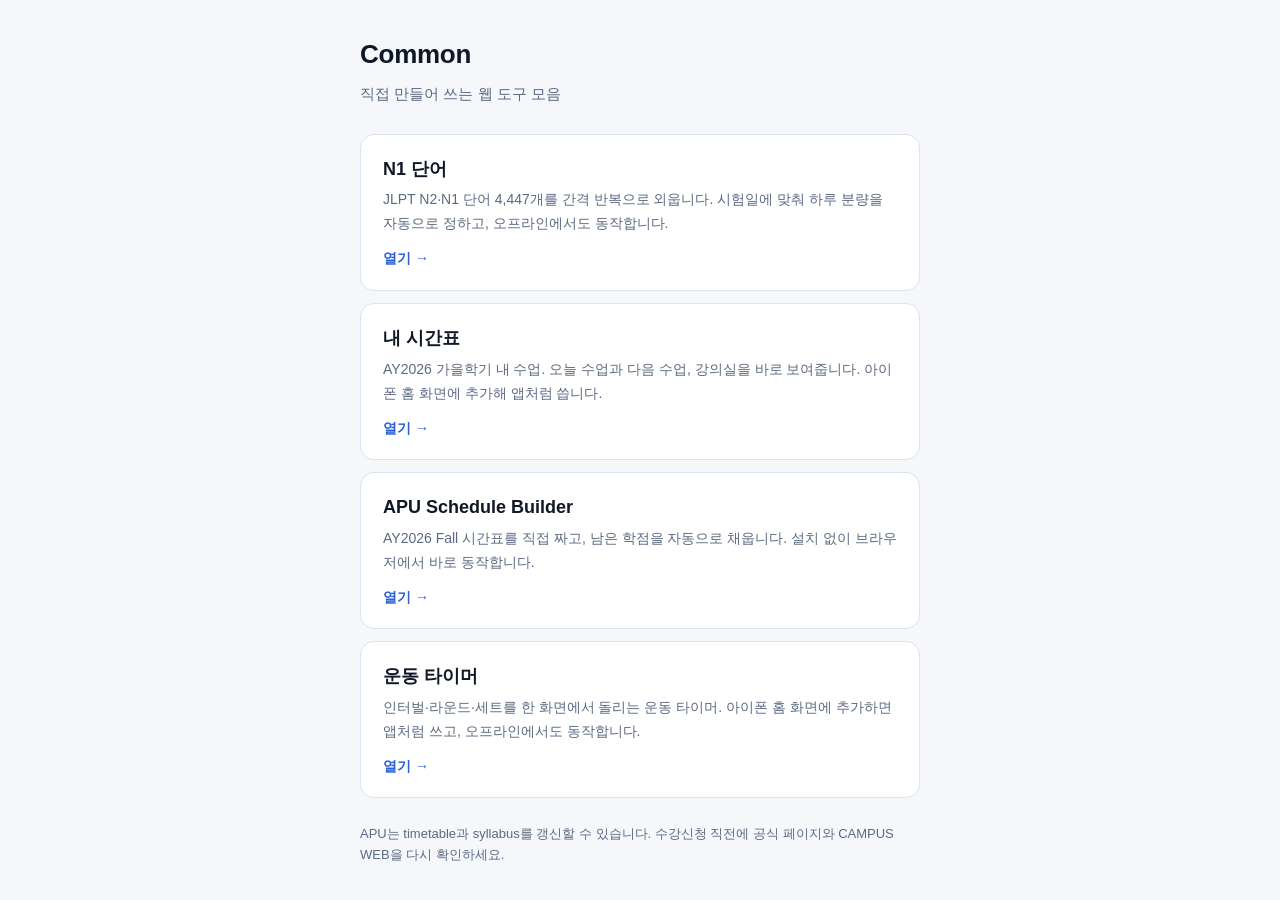
<file: docs/index.html>
<!doctype html>
<html lang="ko">
<head>
<meta charset="utf-8">
<meta name="viewport" content="width=device-width, initial-scale=1">
<title>Common</title>
<style>
  :root {
    color-scheme: light dark;
    --bg: #0b0f17;
    --card: #131a26;
    --line: #26324a;
    --text: #e8edf7;
    --muted: #93a2bd;
    --accent: #6f9bff;
  }
  @media (prefers-color-scheme: light) {
    :root { --bg: #f5f7fb; --card: #ffffff; --line: #dbe2f0; --text: #101725; --muted: #5b6982; --accent: #2a5fd6; }
  }
  * { box-sizing: border-box; }
  body {
    margin: 0;
    min-height: 100vh;
    display: flex;
    align-items: center;
    justify-content: center;
    padding: 32px 20px;
    background: var(--bg);
    color: var(--text);
    font: 15px/1.6 -apple-system, BlinkMacSystemFont, "Segoe UI", "Noto Sans KR", sans-serif;
  }
  main { width: 100%; max-width: 560px; }
  h1 { margin: 0 0 6px; font-size: 26px; letter-spacing: -0.01em; }
  .sub { margin: 0 0 28px; color: var(--muted); }
  a.card {
    display: block;
    padding: 20px 22px;
    border: 1px solid var(--line);
    border-radius: 14px;
    background: var(--card);
    color: inherit;
    text-decoration: none;
    transition: border-color .15s ease, transform .15s ease;
  }
  a.card:hover, a.card:focus-visible { border-color: var(--accent); transform: translateY(-1px); }
  a.card + a.card { margin-top: 12px; }
  a.card strong { display: block; font-size: 18px; margin-bottom: 4px; }
  a.card span { color: var(--muted); font-size: 14px; }
  .go { margin-top: 12px; color: var(--accent); font-weight: 600; font-size: 14px; }
  footer { margin-top: 26px; color: var(--muted); font-size: 13px; }
</style>
</head>
<body>
<main>
  <h1>Common</h1>
  <p class="sub">직접 만들어 쓰는 웹 도구 모음</p>

  <a class="card" href="jlpt-vocab/">
    <strong>N1 단어</strong>
    <span>JLPT N2·N1 단어 4,447개를 간격 반복으로 외웁니다. 시험일에 맞춰 하루 분량을 자동으로 정하고, 오프라인에서도 동작합니다.</span>
    <div class="go">열기 →</div>
  </a>

  <a class="card" href="my-timetable/">
    <strong>내 시간표</strong>
    <span>AY2026 가을학기 내 수업. 오늘 수업과 다음 수업, 강의실을 바로 보여줍니다. 아이폰 홈 화면에 추가해 앱처럼 씁니다.</span>
    <div class="go">열기 →</div>
  </a>

  <a class="card" href="apu-schedule-builder/">
    <strong>APU Schedule Builder</strong>
    <span>AY2026 Fall 시간표를 직접 짜고, 남은 학점을 자동으로 채웁니다. 설치 없이 브라우저에서 바로 동작합니다.</span>
    <div class="go">열기 →</div>
  </a>

  <a class="card" href="workout-timer/">
    <strong>운동 타이머</strong>
    <span>인터벌·라운드·세트를 한 화면에서 돌리는 운동 타이머. 아이폰 홈 화면에 추가하면 앱처럼 쓰고, 오프라인에서도 동작합니다.</span>
    <div class="go">열기 →</div>
  </a>

  <footer>APU는 timetable과 syllabus를 갱신할 수 있습니다. 수강신청 직전에 공식 페이지와 CAMPUS WEB을 다시 확인하세요.</footer>
</main>
</body>
</html>
</file>
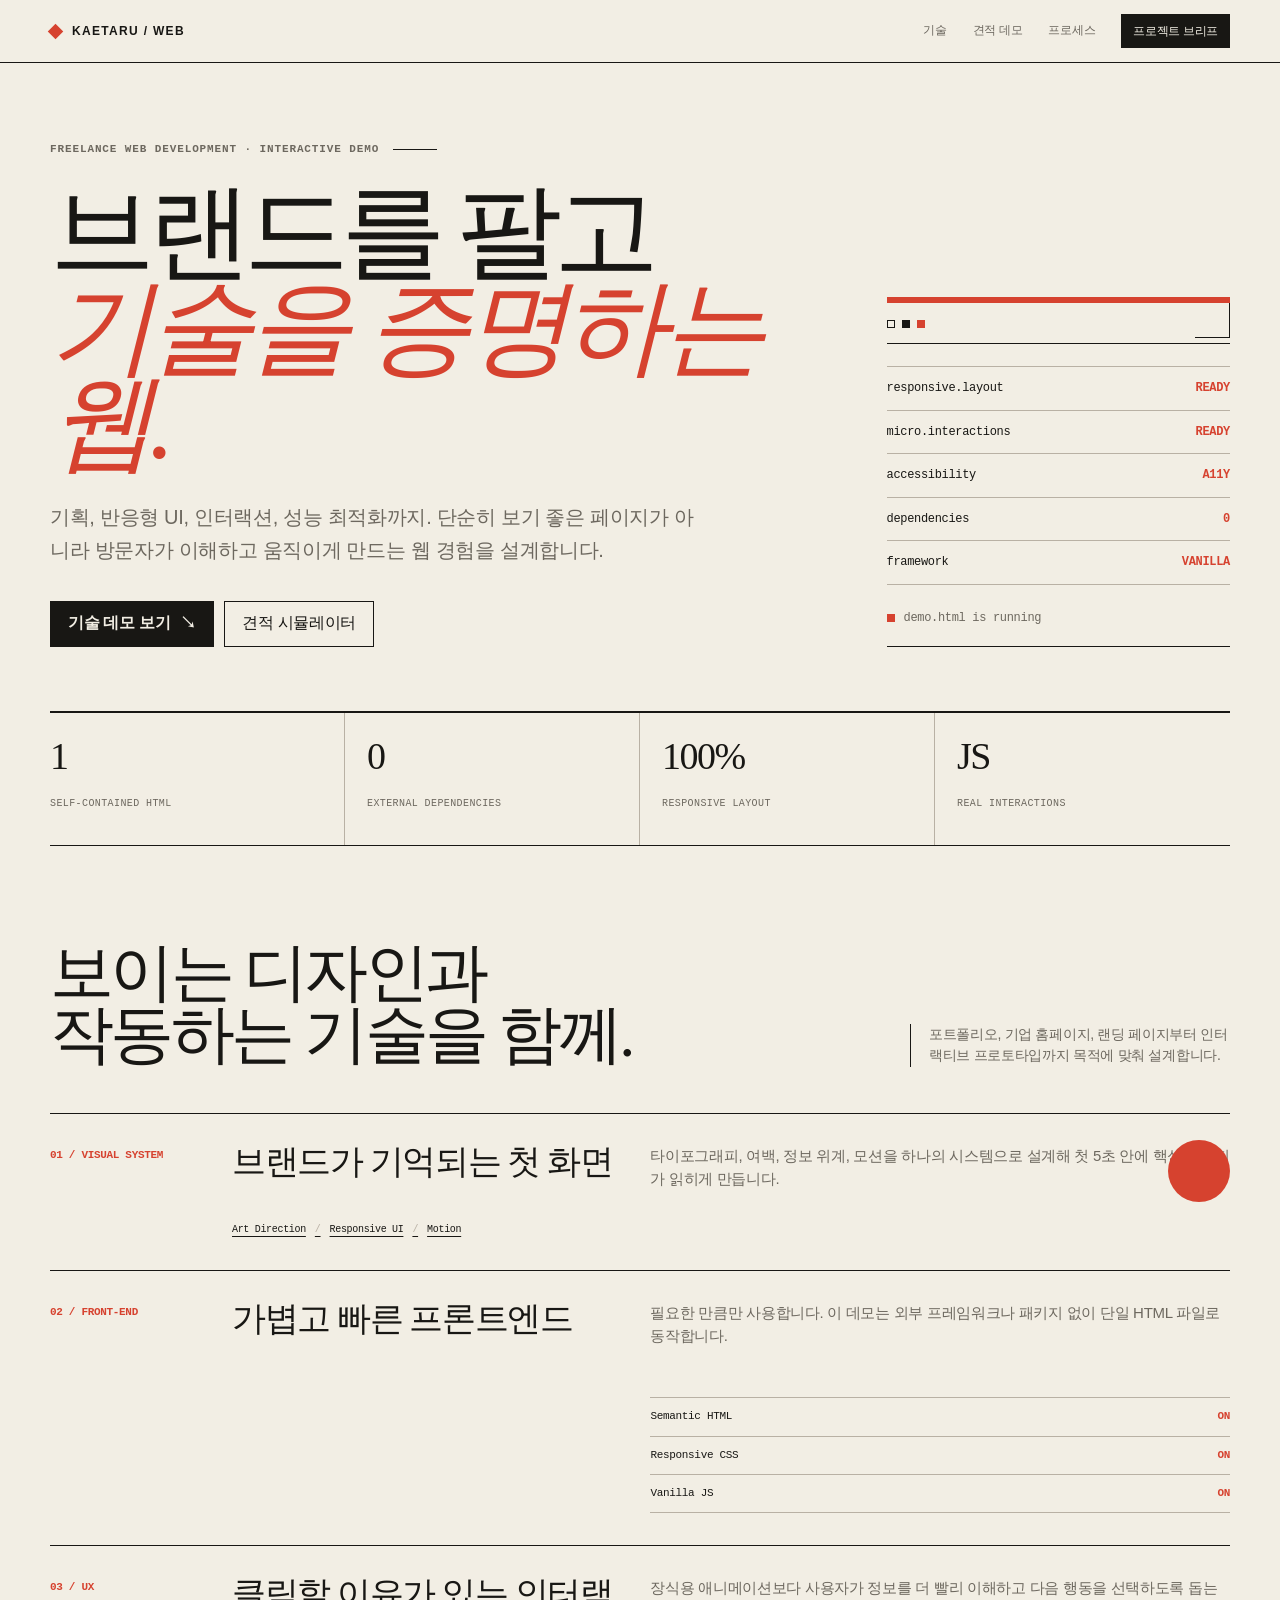
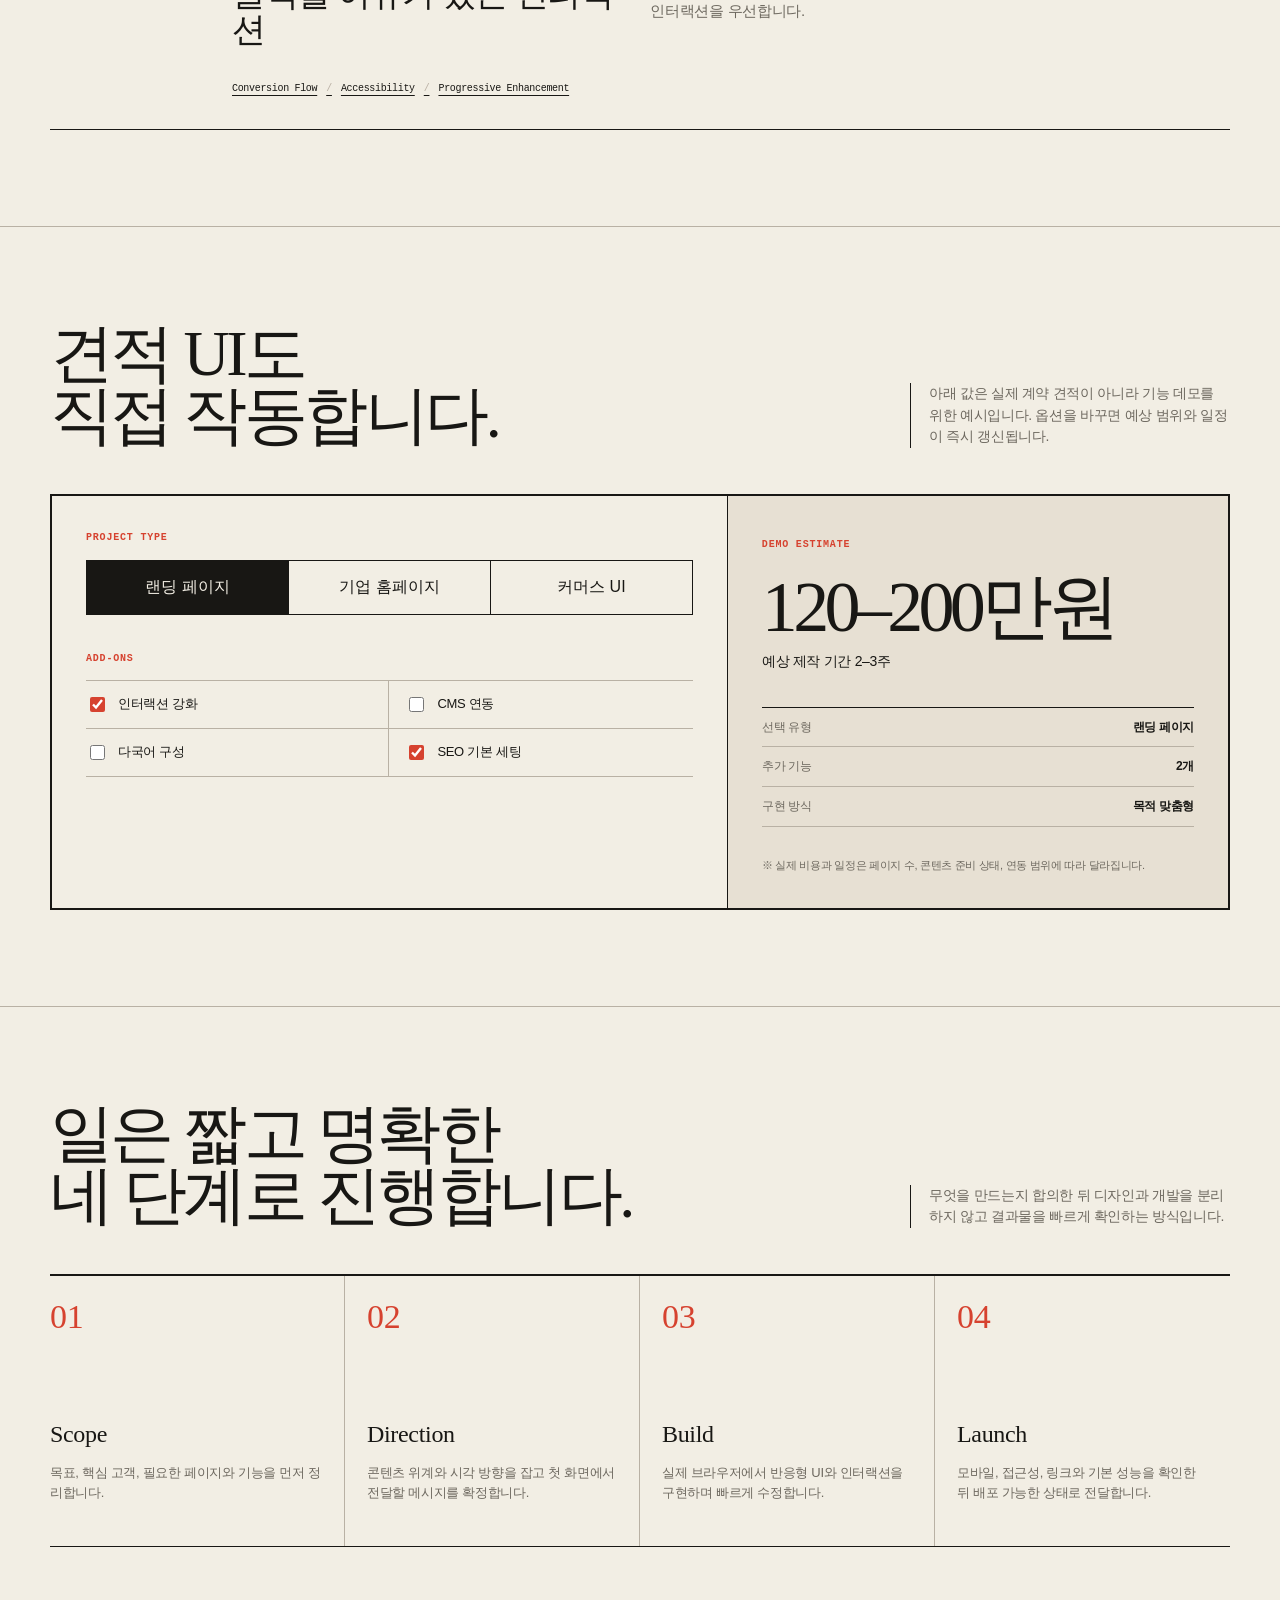
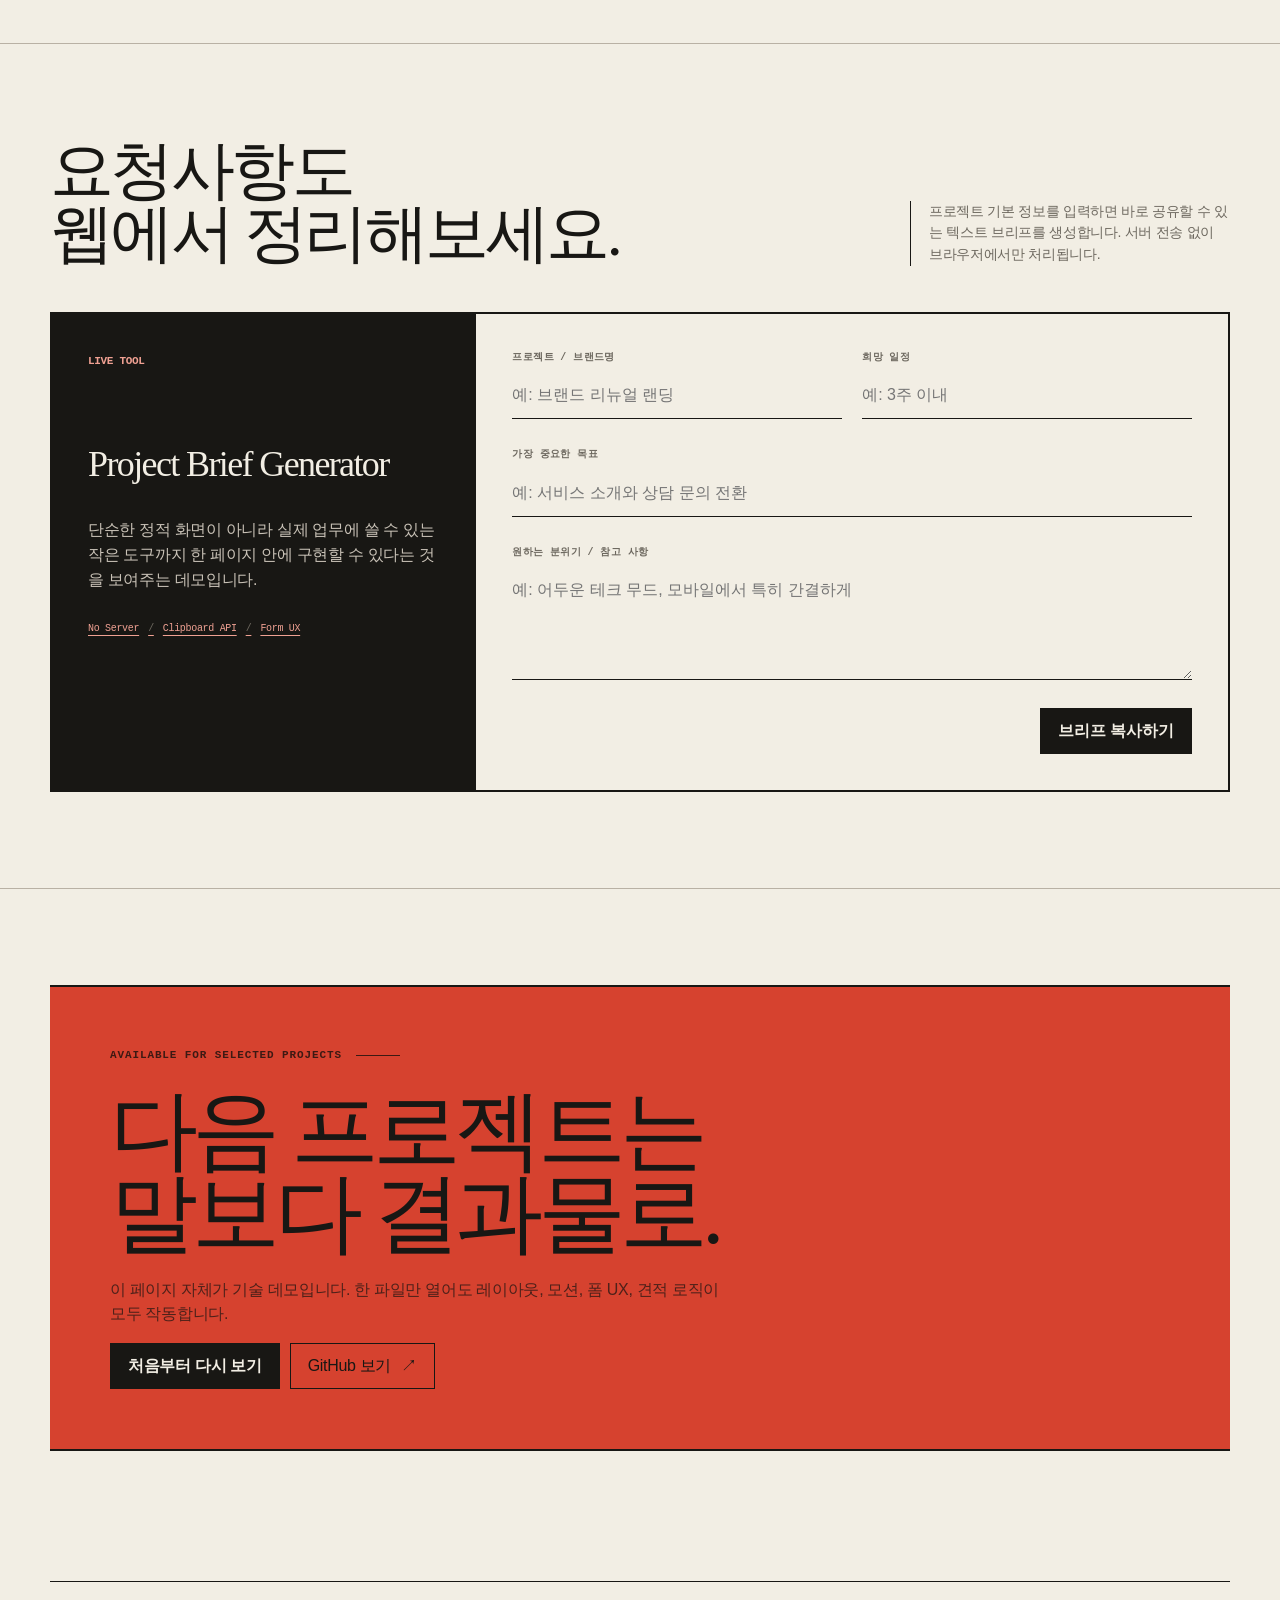
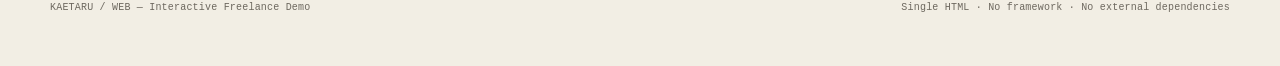
<file: website-demo/index.html>
<!doctype html>
<html lang="ko">
<head>
  <meta charset="utf-8">
  <meta name="viewport" content="width=device-width, initial-scale=1">
  <meta name="description" content="웹사이트 제작 외주를 위한 인터랙티브 기술 데모. 반응형 UI, 견적 시뮬레이터, 프로젝트 브리프 생성 기능을 한 개의 HTML 파일에 담았습니다.">
  <meta name="theme-color" content="#f2eee4">
  <title>KAETARU WEB — Freelance Website Demo</title>
  <style>
    :root {
      --paper: #f2eee4;
      --paper-deep: #e7e0d3;
      --ink: #181714;
      --muted: #6d685f;
      --rule: #b9b1a4;
      --accent: #d6422f;
      --accent-soft: #e9cfc4;
      --max: 1180px;
    }

    * {
      box-sizing: border-box;
    }

    html {
      scroll-behavior: smooth;
    }

    body {
      margin: 0;
      min-width: 320px;
      background: var(--paper);
      color: var(--ink);
      font-family: Arial, "Noto Sans KR", "Apple SD Gothic Neo", sans-serif;
      line-height: 1.55;
      letter-spacing: -0.02em;
    }

    a {
      color: inherit;
      text-decoration: none;
    }

    button,
    input,
    textarea {
      font: inherit;
    }

    button {
      color: inherit;
    }

    .wrap {
      width: min(calc(100% - 48px), var(--max));
      margin: 0 auto;
    }

    .nav-shell {
      position: sticky;
      top: 0;
      z-index: 20;
      background: rgba(242, 238, 228, 0.96);
      border-bottom: 1px solid var(--ink);
    }

    nav {
      display: flex;
      align-items: center;
      justify-content: space-between;
      gap: 28px;
      min-height: 62px;
    }

    .brand {
      display: inline-flex;
      align-items: center;
      gap: 11px;
      font-size: 12px;
      font-weight: 800;
      letter-spacing: 0.11em;
    }

    .brand-mark {
      width: 11px;
      height: 11px;
      background: var(--accent);
      transform: rotate(45deg);
    }

    .nav-links {
      display: flex;
      align-items: center;
      gap: 26px;
      color: var(--muted);
      font-size: 12px;
    }

    .nav-links a {
      border-bottom: 1px solid transparent;
    }

    .nav-links a:hover,
    .nav-links a:focus-visible {
      color: var(--ink);
      border-bottom-color: var(--ink);
    }

    .nav-cta {
      padding: 8px 12px;
      color: var(--paper);
      background: var(--ink);
      border-bottom: 0 !important;
    }

    .hero {
      padding: 78px 0 0;
    }

    .hero-grid {
      display: grid;
      grid-template-columns: minmax(0, 1.38fr) minmax(300px, 0.62fr);
      gap: 72px;
      align-items: end;
      padding-bottom: 64px;
      border-bottom: 2px solid var(--ink);
    }

    .eyebrow {
      display: flex;
      align-items: center;
      gap: 14px;
      margin-bottom: 26px;
      color: var(--muted);
      font-family: "Courier New", monospace;
      font-size: 11px;
      font-weight: 700;
      letter-spacing: 0.08em;
      text-transform: uppercase;
    }

    .eyebrow::after {
      content: "";
      width: 44px;
      height: 1px;
      background: var(--ink);
    }

    h1,
    h2,
    h3,
    p {
      margin-top: 0;
    }

    h1,
    .section-head h2,
    .cta-panel h2 {
      font-family: Georgia, "Times New Roman", serif;
      font-weight: 400;
    }

    h1 {
      max-width: 880px;
      margin-bottom: 30px;
      font-size: clamp(56px, 8.2vw, 112px);
      line-height: 0.91;
      letter-spacing: -0.075em;
    }

    .hero-accent {
      display: block;
      color: var(--accent);
      font-style: italic;
      letter-spacing: -0.06em;
    }

    .hero-copy {
      max-width: 650px;
      margin-bottom: 34px;
      color: var(--muted);
      font-size: clamp(16px, 1.7vw, 20px);
      line-height: 1.65;
    }

    .hero-actions,
    .cta-actions {
      display: flex;
      flex-wrap: wrap;
      gap: 10px;
    }

    .button {
      display: inline-flex;
      align-items: center;
      justify-content: center;
      gap: 10px;
      min-height: 46px;
      padding: 0 17px;
      border: 1px solid var(--ink);
      border-radius: 0;
      cursor: pointer;
      background: transparent;
      transition: background 140ms ease, color 140ms ease;
    }

    .button:hover {
      color: var(--paper);
      background: var(--accent);
    }

    .button.primary {
      color: var(--paper);
      background: var(--ink);
      font-weight: 700;
    }

    .button.primary:hover {
      background: var(--accent);
    }

    .console {
      position: relative;
      min-height: 340px;
      border-top: 6px solid var(--accent);
      border-bottom: 1px solid var(--ink);
      background: transparent;
    }

    .console::after {
      content: "";
      position: absolute;
      right: 0;
      top: 0;
      width: 34px;
      height: 34px;
      border-right: 1px solid var(--ink);
      border-bottom: 1px solid var(--ink);
    }

    .console-bar {
      display: flex;
      align-items: center;
      gap: 7px;
      padding: 17px 0 15px;
      border-bottom: 1px solid var(--ink);
    }

    .dot {
      width: 8px;
      height: 8px;
      border: 1px solid var(--ink);
      border-radius: 0;
      background: transparent;
    }

    .dot:nth-child(2) {
      background: var(--ink);
    }

    .dot:nth-child(3) {
      border-color: var(--accent);
      background: var(--accent);
    }

    .console-body {
      padding: 22px 0 0;
      font-family: "Courier New", monospace;
      font-size: 12px;
      color: var(--ink);
    }

    .console-line {
      display: flex;
      justify-content: space-between;
      gap: 18px;
      padding: 12px 0;
      border-bottom: 1px solid var(--rule);
    }

    .console-line:first-child {
      border-top: 1px solid var(--rule);
    }

    .ok {
      color: var(--accent);
      font-weight: 700;
    }

    .console-status {
      display: flex;
      align-items: center;
      gap: 9px;
      margin-top: 24px;
      padding-bottom: 18px;
      color: var(--muted);
    }

    .pulse {
      width: 8px;
      height: 8px;
      background: var(--accent);
      animation: blink 1.2s steps(2, end) infinite;
    }

    @keyframes blink {
      50% { opacity: 0.18; }
    }

    .stats {
      display: grid;
      grid-template-columns: repeat(4, 1fr);
      margin: 0;
      border-bottom: 1px solid var(--ink);
    }

    .stat {
      min-height: 132px;
      padding: 24px 22px 20px 0;
      border-right: 1px solid var(--rule);
    }

    .stat:not(:first-child) {
      padding-left: 22px;
    }

    .stat:last-child {
      border-right: 0;
    }

    .stat strong {
      display: block;
      margin-bottom: 14px;
      font-family: Georgia, "Times New Roman", serif;
      font-size: 38px;
      font-weight: 400;
      line-height: 1;
      letter-spacing: -0.04em;
    }

    .stat span {
      color: var(--muted);
      font-family: "Courier New", monospace;
      font-size: 10px;
      letter-spacing: 0.04em;
    }

    section {
      padding: 96px 0;
    }

    section + section {
      border-top: 1px solid var(--rule);
    }

    .section-head {
      display: grid;
      grid-template-columns: minmax(0, 1fr) 320px;
      gap: 60px;
      align-items: end;
      margin-bottom: 46px;
    }

    .section-head h2 {
      max-width: 780px;
      margin-bottom: 0;
      font-size: clamp(42px, 5vw, 68px);
      line-height: 0.98;
      letter-spacing: -0.055em;
    }

    .section-head p {
      margin-bottom: 0;
      padding-left: 18px;
      border-left: 1px solid var(--ink);
      color: var(--muted);
      font-size: 14px;
    }

    .bento {
      display: block;
      border-bottom: 1px solid var(--ink);
    }

    .card {
      position: relative;
      display: grid;
      grid-template-columns: 150px minmax(220px, 0.8fr) minmax(260px, 1.2fr);
      gap: 32px;
      align-items: start;
      min-height: 0;
      padding: 30px 0 32px;
      border-top: 1px solid var(--ink);
      border-radius: 0;
      background: transparent;
      overflow: visible;
    }

    .card.tall {
      min-height: 0;
    }

    .card-number {
      display: block;
      margin: 3px 0 0;
      color: var(--accent);
      font-family: "Courier New", monospace;
      font-size: 11px;
      font-weight: 700;
    }

    .card h3 {
      margin-bottom: 0;
      font-family: Georgia, "Times New Roman", serif;
      font-size: clamp(25px, 3vw, 34px);
      font-weight: 400;
      line-height: 1.08;
      letter-spacing: -0.04em;
    }

    .card p {
      max-width: 620px;
      margin-bottom: 0;
      color: var(--muted);
      font-size: 15px;
    }

    .tag-row {
      grid-column: 2 / 4;
      display: flex;
      flex-wrap: wrap;
      gap: 9px;
      margin-top: 0;
    }

    .tag {
      padding: 0;
      border: 0;
      border-radius: 0;
      color: var(--ink);
      background: transparent;
      font-family: "Courier New", monospace;
      font-size: 10px;
      text-decoration: underline;
      text-underline-offset: 4px;
    }

    .tag + .tag::before {
      content: "/";
      margin-right: 9px;
      color: var(--rule);
      text-decoration: none;
    }

    .orb {
      position: absolute;
      right: 0;
      top: 26px;
      width: 62px;
      height: 62px;
      border-radius: 50%;
      background: var(--accent);
    }

    .stack-demo {
      grid-column: 3;
      display: grid;
      gap: 0;
      margin-top: 18px;
      border-top: 1px solid var(--rule);
    }

    .stack-row {
      display: flex;
      align-items: center;
      justify-content: space-between;
      gap: 14px;
      padding: 10px 0;
      border-bottom: 1px solid var(--rule);
      font-family: "Courier New", monospace;
      font-size: 11px;
    }

    .stack-row span:last-child {
      color: var(--accent);
      font-weight: 700;
    }

    .estimator-shell {
      display: grid;
      grid-template-columns: 1fr 0.74fr;
      border: 2px solid var(--ink);
      background: transparent;
    }

    .estimator-panel,
    .estimate-result {
      padding: 34px;
      background: transparent;
    }

    .estimator-panel {
      border-right: 1px solid var(--ink);
    }

    .control-group + .control-group {
      margin-top: 36px;
    }

    .control-label {
      display: block;
      margin-bottom: 14px;
      color: var(--accent);
      font-family: "Courier New", monospace;
      font-size: 10px;
      font-weight: 700;
      letter-spacing: 0.08em;
      text-transform: uppercase;
    }

    .segmented {
      display: grid;
      grid-template-columns: repeat(3, 1fr);
      border-top: 1px solid var(--ink);
      border-left: 1px solid var(--ink);
    }

    .choice {
      min-height: 54px;
      padding: 0 12px;
      border: 0;
      border-right: 1px solid var(--ink);
      border-bottom: 1px solid var(--ink);
      border-radius: 0;
      cursor: pointer;
      background: transparent;
      transition: background 120ms ease, color 120ms ease;
    }

    .choice:hover {
      background: var(--paper-deep);
    }

    .choice[aria-pressed="true"] {
      color: var(--paper);
      background: var(--ink);
    }

    .check-grid {
      display: grid;
      grid-template-columns: repeat(2, 1fr);
      border-top: 1px solid var(--rule);
    }

    .check-option {
      display: flex;
      align-items: center;
      gap: 10px;
      min-height: 48px;
      padding: 0;
      border-bottom: 1px solid var(--rule);
      cursor: pointer;
      color: var(--ink);
      background: transparent;
      font-size: 13px;
    }

    .check-option:nth-child(odd) {
      border-right: 1px solid var(--rule);
      padding-right: 16px;
    }

    .check-option:nth-child(even) {
      padding-left: 16px;
    }

    .check-option input {
      width: 15px;
      height: 15px;
      accent-color: var(--accent);
    }

    .estimate-result {
      display: flex;
      flex-direction: column;
      justify-content: space-between;
      background: var(--paper-deep);
    }

    .result-kicker {
      color: var(--accent);
      font-family: "Courier New", monospace;
      font-size: 10px;
      font-weight: 700;
      text-transform: uppercase;
      letter-spacing: 0.08em;
    }

    .price {
      margin: 18px 0 10px;
      font-family: Georgia, "Times New Roman", serif;
      font-size: clamp(44px, 6vw, 72px);
      font-weight: 400;
      line-height: 0.95;
      letter-spacing: -0.065em;
    }

    .period {
      color: var(--ink);
      font-size: 14px;
    }

    .estimate-note {
      margin: 30px 0 0;
      color: var(--muted);
      font-size: 11px;
    }

    .result-list {
      display: grid;
      gap: 0;
      margin-top: 34px;
      border-top: 1px solid var(--ink);
    }

    .result-list div {
      display: flex;
      justify-content: space-between;
      gap: 18px;
      padding: 10px 0;
      border-bottom: 1px solid var(--rule);
      color: var(--muted);
      font-size: 12px;
    }

    .result-list strong {
      color: var(--ink);
      font-weight: 700;
    }

    .process {
      display: grid;
      grid-template-columns: repeat(4, 1fr);
      border-top: 2px solid var(--ink);
      border-bottom: 1px solid var(--ink);
      counter-reset: step;
    }

    .step {
      min-height: 270px;
      padding: 24px 22px 26px;
      border-right: 1px solid var(--rule);
      background: transparent;
      counter-increment: step;
    }

    .step:first-child {
      padding-left: 0;
    }

    .step:last-child {
      border-right: 0;
    }

    .step::before {
      content: "0" counter(step);
      display: block;
      margin-bottom: 82px;
      color: var(--accent);
      font-family: Georgia, "Times New Roman", serif;
      font-size: 34px;
      line-height: 1;
    }

    .step h3 {
      margin-bottom: 10px;
      font-family: Georgia, "Times New Roman", serif;
      font-size: 24px;
      font-weight: 400;
    }

    .step p {
      margin-bottom: 0;
      color: var(--muted);
      font-size: 13px;
    }

    .brief-grid {
      display: grid;
      grid-template-columns: 0.72fr 1.28fr;
      border: 2px solid var(--ink);
    }

    .brief-intro,
    .brief-form {
      padding: 36px;
    }

    .brief-intro {
      color: var(--paper);
      background: var(--ink);
    }

    .brief-intro .card-number,
    .brief-intro .tag {
      color: #f0a193;
    }

    .brief-intro .tag + .tag::before {
      color: #6f6a61;
    }

    .brief-intro h3 {
      margin-top: 76px;
      font-family: Georgia, "Times New Roman", serif;
      font-size: 36px;
      font-weight: 400;
      line-height: 1.02;
      letter-spacing: -0.045em;
    }

    .brief-intro p {
      color: #c9c2b7;
    }

    .brief-intro .tag-row {
      display: flex;
      margin-top: 28px;
    }

    .brief-form {
      border-left: 1px solid var(--ink);
      background: var(--paper);
    }

    .form-grid {
      display: grid;
      grid-template-columns: repeat(2, 1fr);
      gap: 28px 20px;
    }

    .field {
      display: grid;
      gap: 8px;
    }

    .field.full {
      grid-column: 1 / -1;
    }

    .field label {
      color: var(--muted);
      font-family: "Courier New", monospace;
      font-size: 10px;
      font-weight: 700;
      letter-spacing: 0.04em;
    }

    .field input,
    .field textarea {
      width: 100%;
      border: 0;
      border-bottom: 1px solid var(--ink);
      border-radius: 0;
      outline: none;
      color: var(--ink);
      background: transparent;
    }

    .field input {
      min-height: 46px;
      padding: 0;
    }

    .field textarea {
      min-height: 112px;
      padding: 10px 0;
      resize: vertical;
    }

    .field input:focus,
    .field textarea:focus {
      border-bottom-color: var(--accent);
      box-shadow: 0 1px 0 var(--accent);
    }

    .brief-actions {
      display: flex;
      align-items: center;
      justify-content: space-between;
      gap: 16px;
      margin-top: 28px;
    }

    .copy-status {
      min-height: 22px;
      color: var(--accent);
      font-size: 11px;
    }

    .cta-panel {
      position: relative;
      padding: 60px;
      border-top: 2px solid var(--ink);
      border-bottom: 2px solid var(--ink);
      background: var(--accent);
    }

    .cta-panel .eyebrow {
      color: #3d1913;
    }

    .cta-panel .eyebrow::after {
      background: #3d1913;
    }

    .cta-panel h2 {
      max-width: 840px;
      margin-bottom: 22px;
      font-size: clamp(48px, 7vw, 88px);
      line-height: 0.94;
      letter-spacing: -0.065em;
    }

    .cta-panel p {
      max-width: 620px;
      color: #4e211a;
      font-size: 16px;
    }

    .cta-panel .button {
      border-color: var(--ink);
    }

    .cta-panel .button.primary {
      background: var(--ink);
    }

    .cta-panel .button:hover {
      color: var(--ink);
      background: var(--paper);
    }

    footer {
      padding: 34px 0 50px;
    }

    .footer-line {
      display: flex;
      align-items: center;
      justify-content: space-between;
      gap: 20px;
      padding-top: 18px;
      border-top: 1px solid var(--ink);
      color: var(--muted);
      font-family: "Courier New", monospace;
      font-size: 10px;
      letter-spacing: 0.02em;
    }

    .reveal {
      opacity: 0;
      transition: opacity 360ms ease;
    }

    .reveal.visible {
      opacity: 1;
    }

    .skip-link {
      position: fixed;
      left: 12px;
      top: 12px;
      z-index: 100;
      padding: 10px 14px;
      transform: translateY(-160%);
      color: var(--paper);
      background: var(--ink);
      font-weight: 800;
    }

    .skip-link:focus {
      transform: translateY(0);
    }

    @media (max-width: 960px) {
      .hero-grid,
      .section-head,
      .estimator-shell,
      .brief-grid {
        grid-template-columns: 1fr;
      }

      .hero-grid {
        gap: 54px;
      }

      .section-head {
        gap: 24px;
      }

      .section-head p {
        max-width: 560px;
      }

      .card {
        grid-template-columns: 120px 1fr 1.2fr;
      }

      .estimator-panel {
        border-right: 0;
        border-bottom: 1px solid var(--ink);
      }

      .brief-form {
        border-left: 0;
        border-top: 1px solid var(--ink);
      }

      .process,
      .stats {
        grid-template-columns: repeat(2, 1fr);
      }

      .stat:nth-child(2) {
        border-right: 0;
      }

      .stat:nth-child(-n+2) {
        border-bottom: 1px solid var(--rule);
      }

      .step:nth-child(2) {
        border-right: 0;
      }

      .step:nth-child(-n+2) {
        border-bottom: 1px solid var(--rule);
      }
    }

    @media (max-width: 680px) {
      .wrap {
        width: min(calc(100% - 28px), var(--max));
      }

      .nav-links a:not(.nav-cta) {
        display: none;
      }

      .hero {
        padding-top: 56px;
      }

      h1 {
        font-size: clamp(50px, 15vw, 76px);
      }

      section {
        padding: 72px 0;
      }

      .hero-grid {
        padding-bottom: 46px;
      }

      .stats,
      .process,
      .segmented,
      .check-grid,
      .form-grid {
        grid-template-columns: 1fr;
      }

      .stat {
        min-height: 108px;
        padding: 18px 0;
        border-right: 0;
        border-bottom: 1px solid var(--rule);
      }

      .stat:not(:first-child) {
        padding-left: 0;
      }

      .stat:last-child {
        border-bottom: 0;
      }

      .card {
        grid-template-columns: 1fr;
        gap: 14px;
      }

      .card h3,
      .card p,
      .tag-row,
      .stack-demo {
        grid-column: 1;
      }

      .orb {
        width: 34px;
        height: 34px;
      }

      .tag-row {
        margin-top: 5px;
      }

      .estimator-panel,
      .estimate-result,
      .brief-intro,
      .brief-form {
        padding: 24px;
      }

      .segmented,
      .check-grid {
        border-left: 0;
      }

      .choice {
        border-left: 1px solid var(--ink);
      }

      .check-option:nth-child(odd),
      .check-option:nth-child(even) {
        padding: 0;
        border-right: 0;
      }

      .process {
        border-top-width: 1px;
      }

      .step,
      .step:first-child {
        min-height: 210px;
        padding: 22px 0;
        border-right: 0;
        border-bottom: 1px solid var(--rule);
      }

      .step::before {
        margin-bottom: 54px;
      }

      .step:last-child {
        border-bottom: 0;
      }

      .brief-intro h3 {
        margin-top: 52px;
      }

      .cta-panel {
        padding: 38px 0;
        margin: 0;
      }

      .brief-actions,
      .footer-line {
        align-items: flex-start;
        flex-direction: column;
      }
    }

    @media (prefers-reduced-motion: reduce) {
      html {
        scroll-behavior: auto;
      }

      *,
      *::before,
      *::after {
        animation-duration: 0.01ms !important;
        animation-iteration-count: 1 !important;
        transition-duration: 0.01ms !important;
      }
    }
  </style>
</head>
<body>
  <a class="skip-link" href="#main">본문으로 바로가기</a>

  <div class="nav-shell">
    <div class="wrap">
      <nav aria-label="주요 메뉴">
        <a class="brand" href="#top" aria-label="KAETARU WEB 홈">
          <span class="brand-mark" aria-hidden="true"></span>
          KAETARU / WEB
        </a>
        <div class="nav-links">
          <a href="#capabilities">기술</a>
          <a href="#estimate">견적 데모</a>
          <a href="#process">프로세스</a>
          <a class="nav-cta" href="#brief">프로젝트 브리프</a>
        </div>
      </nav>
    </div>
  </div>

  <main id="main">
    <header class="hero" id="top">
      <div class="wrap">
        <div class="hero-grid">
          <div>
            <div class="eyebrow">Freelance Web Development · Interactive Demo</div>
            <h1>
              브랜드를 팔고
              <span class="hero-accent">기술을 증명하는 웹.</span>
            </h1>
            <p class="hero-copy">
              기획, 반응형 UI, 인터랙션, 성능 최적화까지. 단순히 보기 좋은 페이지가 아니라
              방문자가 이해하고 움직이게 만드는 웹 경험을 설계합니다.
            </p>
            <div class="hero-actions">
              <a class="button primary" href="#capabilities">기술 데모 보기 <span aria-hidden="true">↘</span></a>
              <a class="button" href="#estimate">견적 시뮬레이터</a>
            </div>
          </div>

          <aside class="console reveal" aria-label="데모 기술 상태">
            <div class="console-bar" aria-hidden="true">
              <span class="dot"></span><span class="dot"></span><span class="dot"></span>
            </div>
            <div class="console-body">
              <div class="console-line"><span>responsive.layout</span><span class="ok">READY</span></div>
              <div class="console-line"><span>micro.interactions</span><span class="ok">READY</span></div>
              <div class="console-line"><span>accessibility</span><span class="ok">A11Y</span></div>
              <div class="console-line"><span>dependencies</span><span class="ok">0</span></div>
              <div class="console-line"><span>framework</span><span class="ok">VANILLA</span></div>
              <div class="console-status"><span class="pulse"></span> demo.html is running</div>
            </div>
          </aside>
        </div>

        <div class="stats reveal" aria-label="데모 요약">
          <div class="stat"><strong>1</strong><span>SELF-CONTAINED HTML</span></div>
          <div class="stat"><strong>0</strong><span>EXTERNAL DEPENDENCIES</span></div>
          <div class="stat"><strong>100%</strong><span>RESPONSIVE LAYOUT</span></div>
          <div class="stat"><strong>JS</strong><span>REAL INTERACTIONS</span></div>
        </div>
      </div>
    </header>

    <section id="capabilities">
      <div class="wrap">
        <div class="section-head reveal">
          <h2>보이는 디자인과<br>작동하는 기술을 함께.</h2>
          <p>포트폴리오, 기업 홈페이지, 랜딩 페이지부터 인터랙티브 프로토타입까지 목적에 맞춰 설계합니다.</p>
        </div>

        <div class="bento">
          <article class="card tall reveal">
            <span class="card-number">01 / VISUAL SYSTEM</span>
            <h3>브랜드가 기억되는 첫 화면</h3>
            <p>타이포그래피, 여백, 정보 위계, 모션을 하나의 시스템으로 설계해 첫 5초 안에 핵심 메시지가 읽히게 만듭니다.</p>
            <div class="tag-row">
              <span class="tag">Art Direction</span>
              <span class="tag">Responsive UI</span>
              <span class="tag">Motion</span>
            </div>
            <div class="orb" aria-hidden="true"></div>
          </article>

          <article class="card reveal">
            <span class="card-number">02 / FRONT-END</span>
            <h3>가볍고 빠른 프론트엔드</h3>
            <p>필요한 만큼만 사용합니다. 이 데모는 외부 프레임워크나 패키지 없이 단일 HTML 파일로 동작합니다.</p>
            <div class="stack-demo" aria-label="기술 스택 상태">
              <div class="stack-row"><span>Semantic HTML</span><span>ON</span></div>
              <div class="stack-row"><span>Responsive CSS</span><span>ON</span></div>
              <div class="stack-row"><span>Vanilla JS</span><span>ON</span></div>
            </div>
          </article>

          <article class="card reveal">
            <span class="card-number">03 / UX</span>
            <h3>클릭할 이유가 있는 인터랙션</h3>
            <p>장식용 애니메이션보다 사용자가 정보를 더 빨리 이해하고 다음 행동을 선택하도록 돕는 인터랙션을 우선합니다.</p>
            <div class="tag-row">
              <span class="tag">Conversion Flow</span>
              <span class="tag">Accessibility</span>
              <span class="tag">Progressive Enhancement</span>
            </div>
          </article>
        </div>
      </div>
    </section>

    <section id="estimate">
      <div class="wrap">
        <div class="section-head reveal">
          <h2>견적 UI도<br>직접 작동합니다.</h2>
          <p>아래 값은 실제 계약 견적이 아니라 기능 데모를 위한 예시입니다. 옵션을 바꾸면 예상 범위와 일정이 즉시 갱신됩니다.</p>
        </div>

        <div class="estimator-shell reveal">
          <div class="estimator-panel">
            <div class="control-group">
              <span class="control-label">Project Type</span>
              <div class="segmented" role="group" aria-label="프로젝트 유형">
                <button class="choice" type="button" data-kind="landing" aria-pressed="true">랜딩 페이지</button>
                <button class="choice" type="button" data-kind="company" aria-pressed="false">기업 홈페이지</button>
                <button class="choice" type="button" data-kind="commerce" aria-pressed="false">커머스 UI</button>
              </div>
            </div>

            <div class="control-group">
              <span class="control-label">Add-ons</span>
              <div class="check-grid">
                <label class="check-option"><input type="checkbox" value="interaction" checked> 인터랙션 강화</label>
                <label class="check-option"><input type="checkbox" value="cms"> CMS 연동</label>
                <label class="check-option"><input type="checkbox" value="multilingual"> 다국어 구성</label>
                <label class="check-option"><input type="checkbox" value="seo" checked> SEO 기본 세팅</label>
              </div>
            </div>
          </div>

          <aside class="estimate-result" aria-live="polite">
            <div>
              <span class="result-kicker">Demo Estimate</span>
              <div class="price" id="price">120–200만원</div>
              <div class="period" id="period">예상 제작 기간 2–3주</div>
              <div class="result-list">
                <div><span>선택 유형</span><strong id="resultType">랜딩 페이지</strong></div>
                <div><span>추가 기능</span><strong id="resultAddon">2개</strong></div>
                <div><span>구현 방식</span><strong>목적 맞춤형</strong></div>
              </div>
            </div>
            <p class="estimate-note">※ 실제 비용과 일정은 페이지 수, 콘텐츠 준비 상태, 연동 범위에 따라 달라집니다.</p>
          </aside>
        </div>
      </div>
    </section>

    <section id="process">
      <div class="wrap">
        <div class="section-head reveal">
          <h2>일은 짧고 명확한<br>네 단계로 진행합니다.</h2>
          <p>무엇을 만드는지 합의한 뒤 디자인과 개발을 분리하지 않고 결과물을 빠르게 확인하는 방식입니다.</p>
        </div>

        <div class="process">
          <article class="step reveal">
            <h3>Scope</h3>
            <p>목표, 핵심 고객, 필요한 페이지와 기능을 먼저 정리합니다.</p>
          </article>
          <article class="step reveal">
            <h3>Direction</h3>
            <p>콘텐츠 위계와 시각 방향을 잡고 첫 화면에서 전달할 메시지를 확정합니다.</p>
          </article>
          <article class="step reveal">
            <h3>Build</h3>
            <p>실제 브라우저에서 반응형 UI와 인터랙션을 구현하며 빠르게 수정합니다.</p>
          </article>
          <article class="step reveal">
            <h3>Launch</h3>
            <p>모바일, 접근성, 링크와 기본 성능을 확인한 뒤 배포 가능한 상태로 전달합니다.</p>
          </article>
        </div>
      </div>
    </section>

    <section id="brief">
      <div class="wrap">
        <div class="section-head reveal">
          <h2>요청사항도<br>웹에서 정리해보세요.</h2>
          <p>프로젝트 기본 정보를 입력하면 바로 공유할 수 있는 텍스트 브리프를 생성합니다. 서버 전송 없이 브라우저에서만 처리됩니다.</p>
        </div>

        <div class="brief-grid reveal">
          <aside class="brief-intro">
            <span class="card-number">LIVE TOOL</span>
            <h3>Project Brief Generator</h3>
            <p>단순한 정적 화면이 아니라 실제 업무에 쓸 수 있는 작은 도구까지 한 페이지 안에 구현할 수 있다는 것을 보여주는 데모입니다.</p>
            <div class="tag-row">
              <span class="tag">No Server</span>
              <span class="tag">Clipboard API</span>
              <span class="tag">Form UX</span>
            </div>
          </aside>

          <form class="brief-form" id="briefForm">
            <div class="form-grid">
              <div class="field">
                <label for="projectName">프로젝트 / 브랜드명</label>
                <input id="projectName" name="projectName" placeholder="예: 브랜드 리뉴얼 랜딩" autocomplete="organization">
              </div>
              <div class="field">
                <label for="deadline">희망 일정</label>
                <input id="deadline" name="deadline" placeholder="예: 3주 이내">
              </div>
              <div class="field full">
                <label for="goal">가장 중요한 목표</label>
                <input id="goal" name="goal" placeholder="예: 서비스 소개와 상담 문의 전환">
              </div>
              <div class="field full">
                <label for="reference">원하는 분위기 / 참고 사항</label>
                <textarea id="reference" name="reference" placeholder="예: 어두운 테크 무드, 모바일에서 특히 간결하게"></textarea>
              </div>
            </div>
            <div class="brief-actions">
              <span class="copy-status" id="copyStatus" role="status"></span>
              <button class="button primary" type="submit">브리프 복사하기</button>
            </div>
          </form>
        </div>
      </div>
    </section>

    <section>
      <div class="wrap">
        <div class="cta-panel reveal">
          <div class="eyebrow">Available for selected projects</div>
          <h2>다음 프로젝트는<br>말보다 결과물로.</h2>
          <p>이 페이지 자체가 기술 데모입니다. 한 파일만 열어도 레이아웃, 모션, 폼 UX, 견적 로직이 모두 작동합니다.</p>
          <div class="cta-actions">
            <a class="button primary" href="#top">처음부터 다시 보기</a>
            <a class="button" href="https://github.com/Kaetaeru" target="_blank" rel="noreferrer">GitHub 보기 <span aria-hidden="true">↗</span></a>
          </div>
        </div>
      </div>
    </section>
  </main>

  <footer>
    <div class="wrap footer-line">
      <span>KAETARU / WEB — Interactive Freelance Demo</span>
      <span>Single HTML · No framework · No external dependencies</span>
    </div>
  </footer>

  <script>
    (() => {
      const projectTypes = {
        landing: { label: "랜딩 페이지", min: 90, max: 150, weeks: "2–3주" },
        company: { label: "기업 홈페이지", min: 180, max: 320, weeks: "3–5주" },
        commerce: { label: "커머스 UI", min: 260, max: 480, weeks: "4–7주" }
      };

      const addons = {
        interaction: { min: 20, max: 35, extraWeek: 0 },
        cms: { min: 45, max: 80, extraWeek: 1 },
        multilingual: { min: 30, max: 55, extraWeek: 1 },
        seo: { min: 10, max: 15, extraWeek: 0 }
      };

      let selectedType = "landing";

      const typeButtons = [...document.querySelectorAll(".choice[data-kind]")];
      const addonInputs = [...document.querySelectorAll(".check-option input")];
      const price = document.querySelector("#price");
      const period = document.querySelector("#period");
      const resultType = document.querySelector("#resultType");
      const resultAddon = document.querySelector("#resultAddon");

      const updateEstimate = () => {
        const base = projectTypes[selectedType];
        const checked = addonInputs.filter((input) => input.checked);
        const totals = checked.reduce((sum, input) => {
          const addon = addons[input.value];
          return {
            min: sum.min + addon.min,
            max: sum.max + addon.max,
            extraWeek: sum.extraWeek + addon.extraWeek
          };
        }, { min: base.min, max: base.max, extraWeek: 0 });

        const [minWeeks, maxWeeks] = base.weeks.replace("주", "").split("–").map(Number);
        price.textContent = `${totals.min}–${totals.max}만원`;
        period.textContent = `예상 제작 기간 ${minWeeks}–${maxWeeks + totals.extraWeek}주`;
        resultType.textContent = base.label;
        resultAddon.textContent = `${checked.length}개`;
      };

      typeButtons.forEach((button) => {
        button.addEventListener("click", () => {
          selectedType = button.dataset.kind;
          typeButtons.forEach((item) => item.setAttribute("aria-pressed", String(item === button)));
          updateEstimate();
        });
      });

      addonInputs.forEach((input) => input.addEventListener("change", updateEstimate));
      updateEstimate();

      const observer = new IntersectionObserver((entries) => {
        entries.forEach((entry) => {
          if (entry.isIntersecting) {
            entry.target.classList.add("visible");
            observer.unobserve(entry.target);
          }
        });
      }, { threshold: 0.12 });

      document.querySelectorAll(".reveal").forEach((element) => observer.observe(element));

      const briefForm = document.querySelector("#briefForm");
      const copyStatus = document.querySelector("#copyStatus");

      briefForm.addEventListener("submit", async (event) => {
        event.preventDefault();
        const data = new FormData(briefForm);
        const projectName = data.get("projectName")?.toString().trim() || "미정";
        const deadline = data.get("deadline")?.toString().trim() || "협의 필요";
        const goal = data.get("goal")?.toString().trim() || "미정";
        const reference = data.get("reference")?.toString().trim() || "없음";

        const brief = [
          "[웹 프로젝트 브리프]",
          `프로젝트/브랜드: ${projectName}`,
          `희망 일정: ${deadline}`,
          `핵심 목표: ${goal}`,
          `분위기/참고: ${reference}`,
          `데모 견적 유형: ${projectTypes[selectedType].label}`
        ].join("\n");

        try {
          await navigator.clipboard.writeText(brief);
          copyStatus.textContent = "브리프를 클립보드에 복사했습니다.";
        } catch {
          copyStatus.textContent = "브라우저 권한 때문에 자동 복사하지 못했습니다.";
        }

        window.setTimeout(() => {
          copyStatus.textContent = "";
        }, 3200);
      });
    })();
  </script>
</body>
</html>
</file>
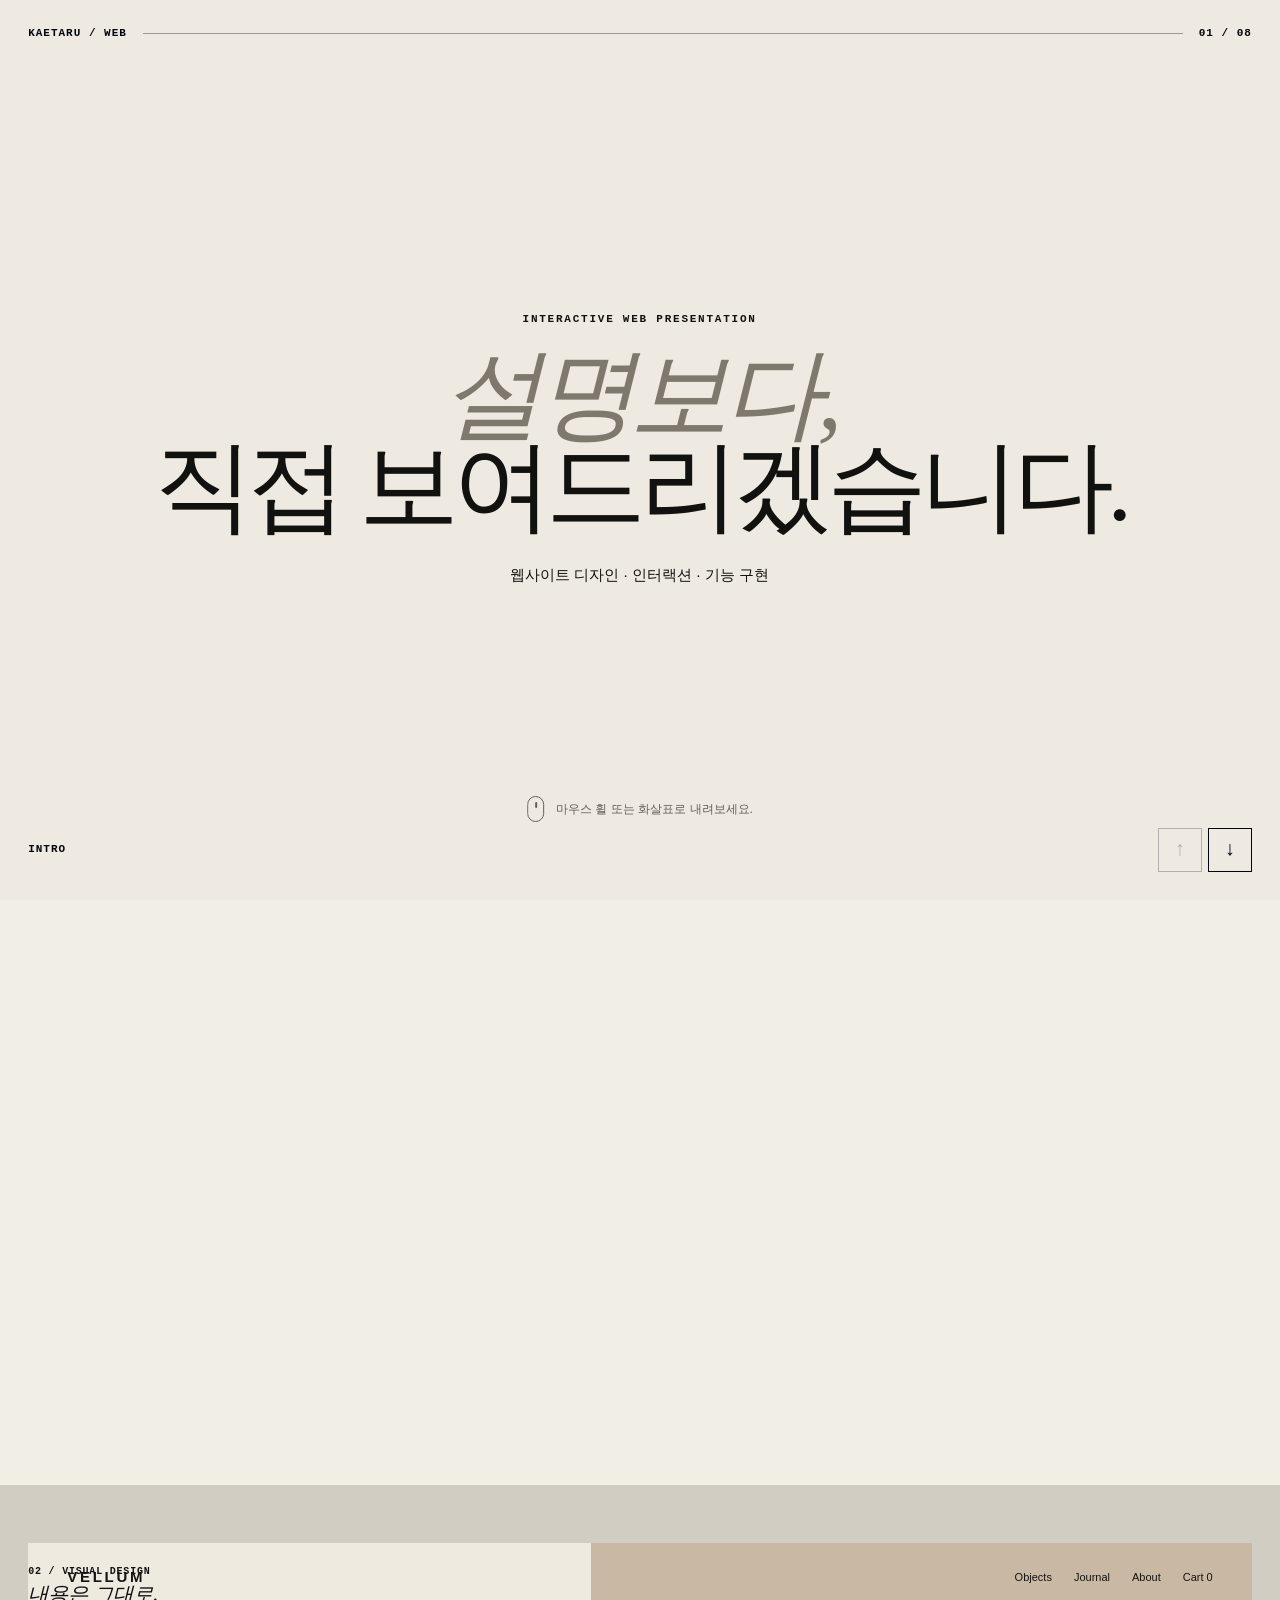
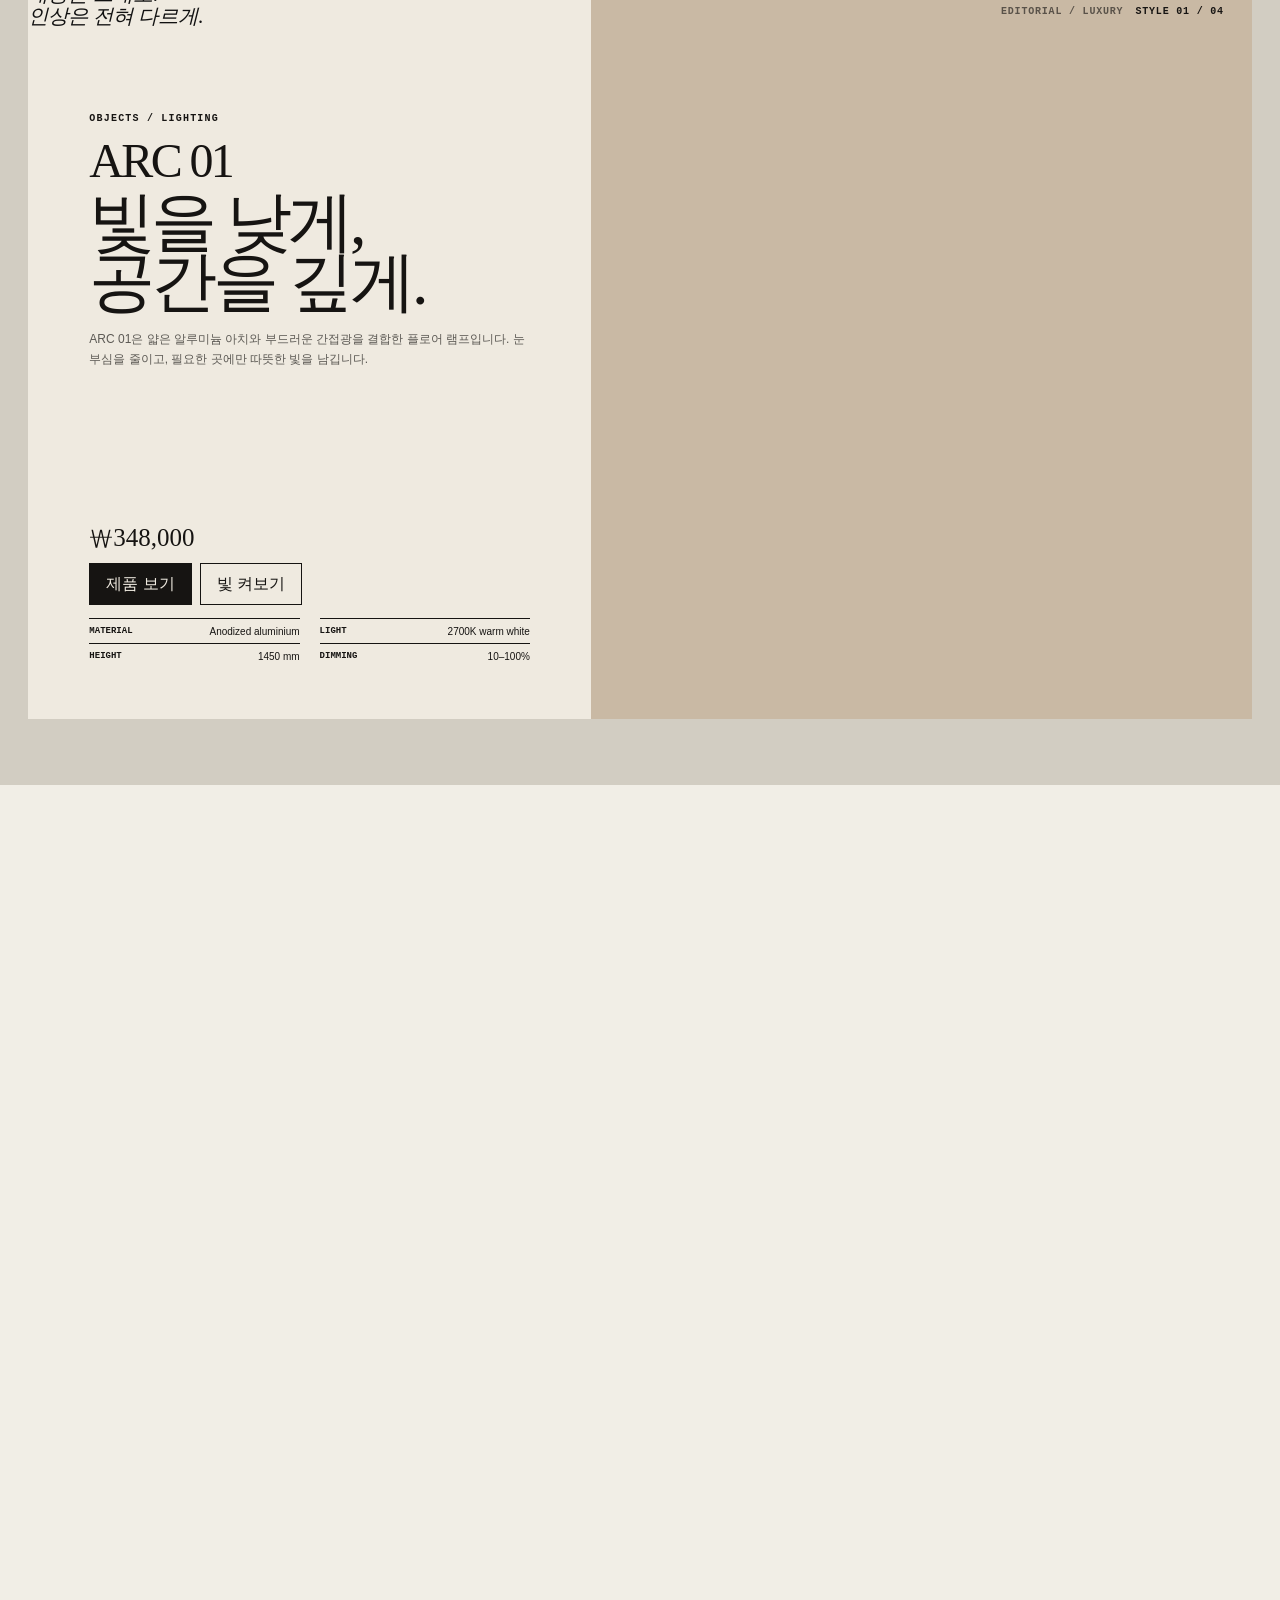
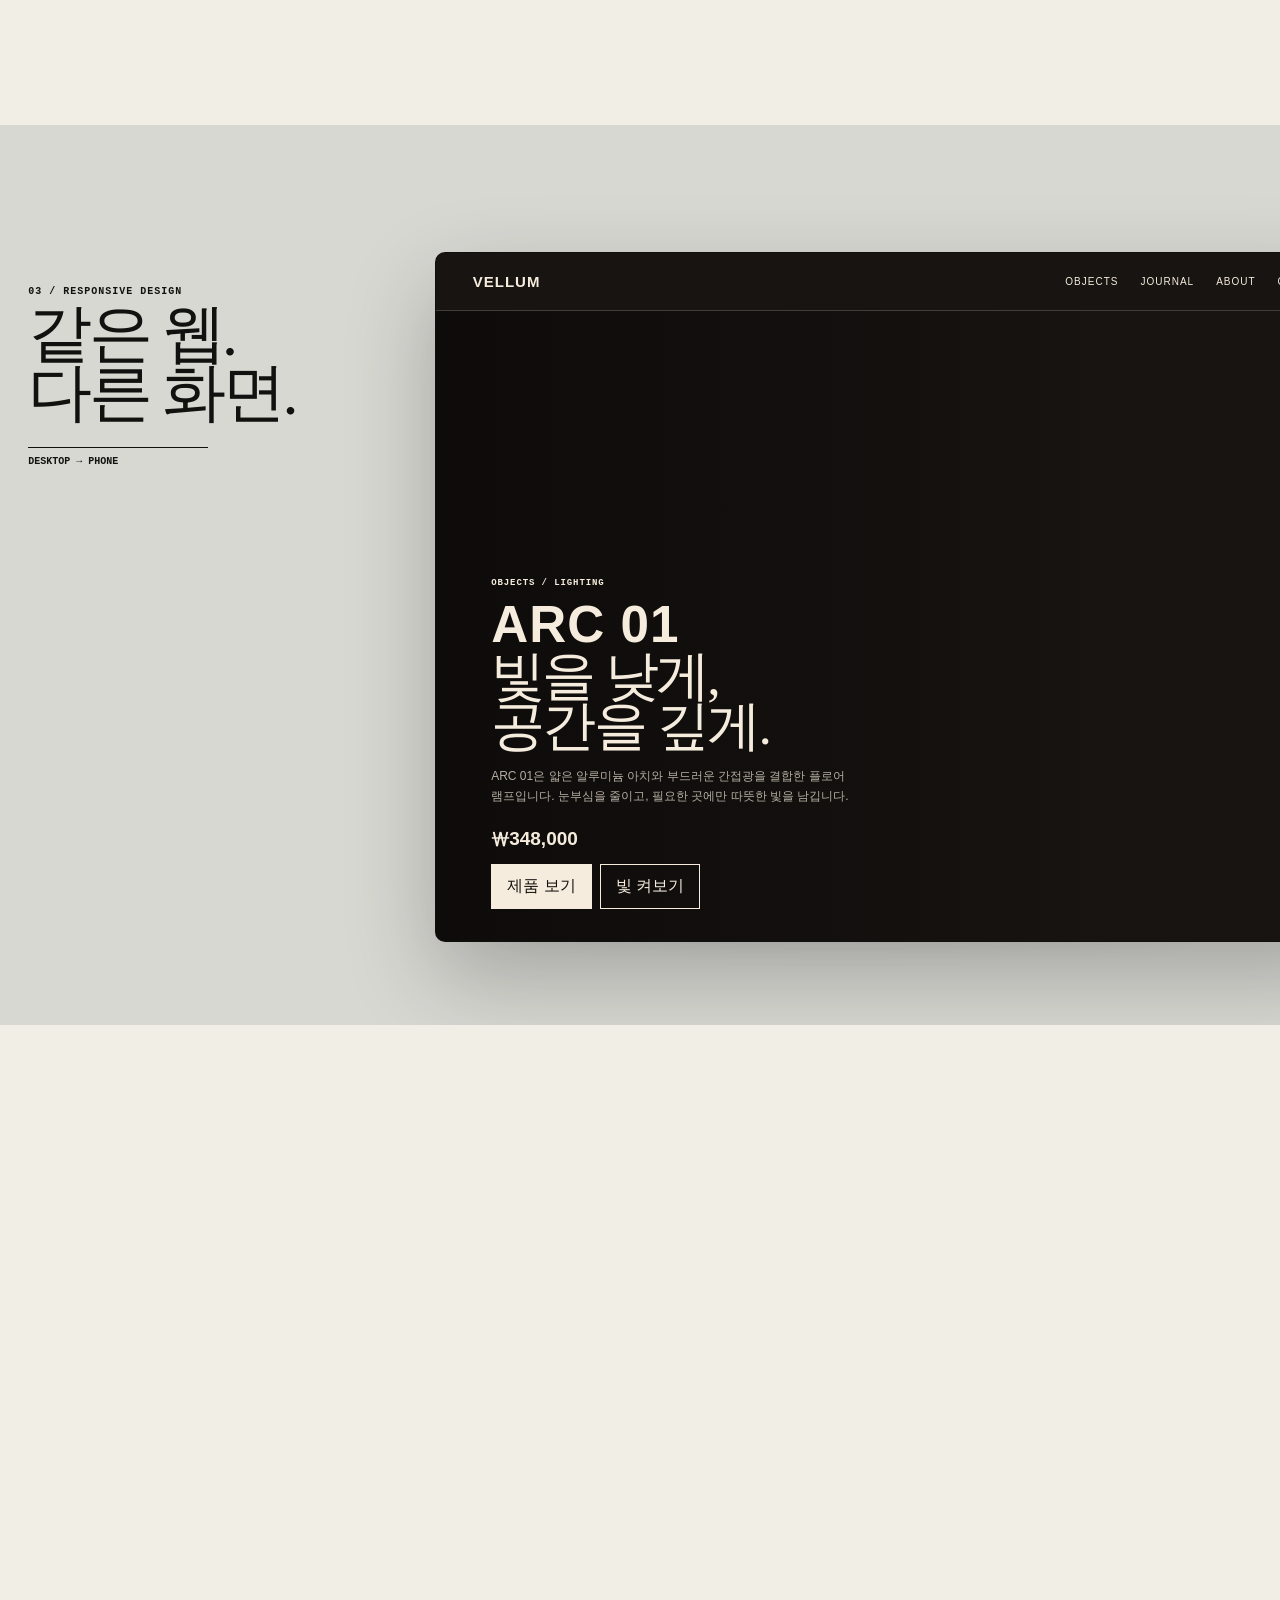
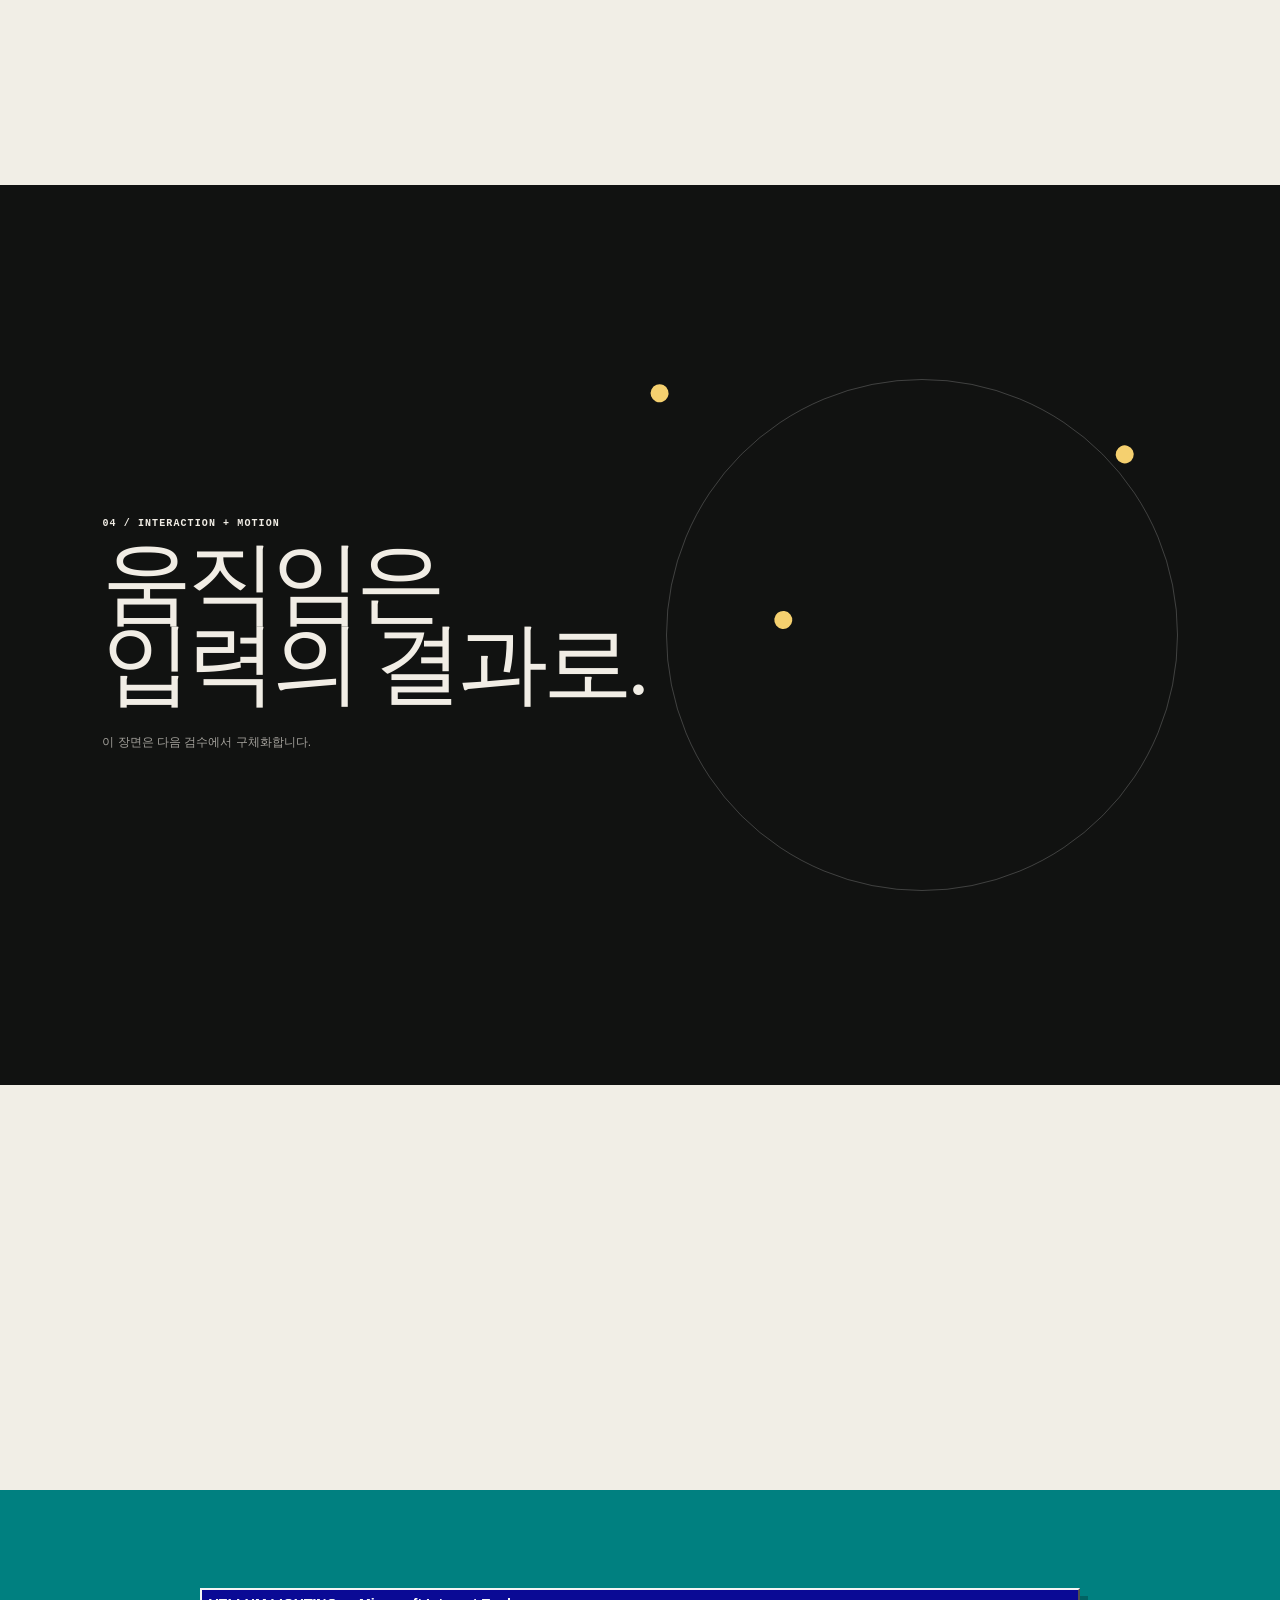
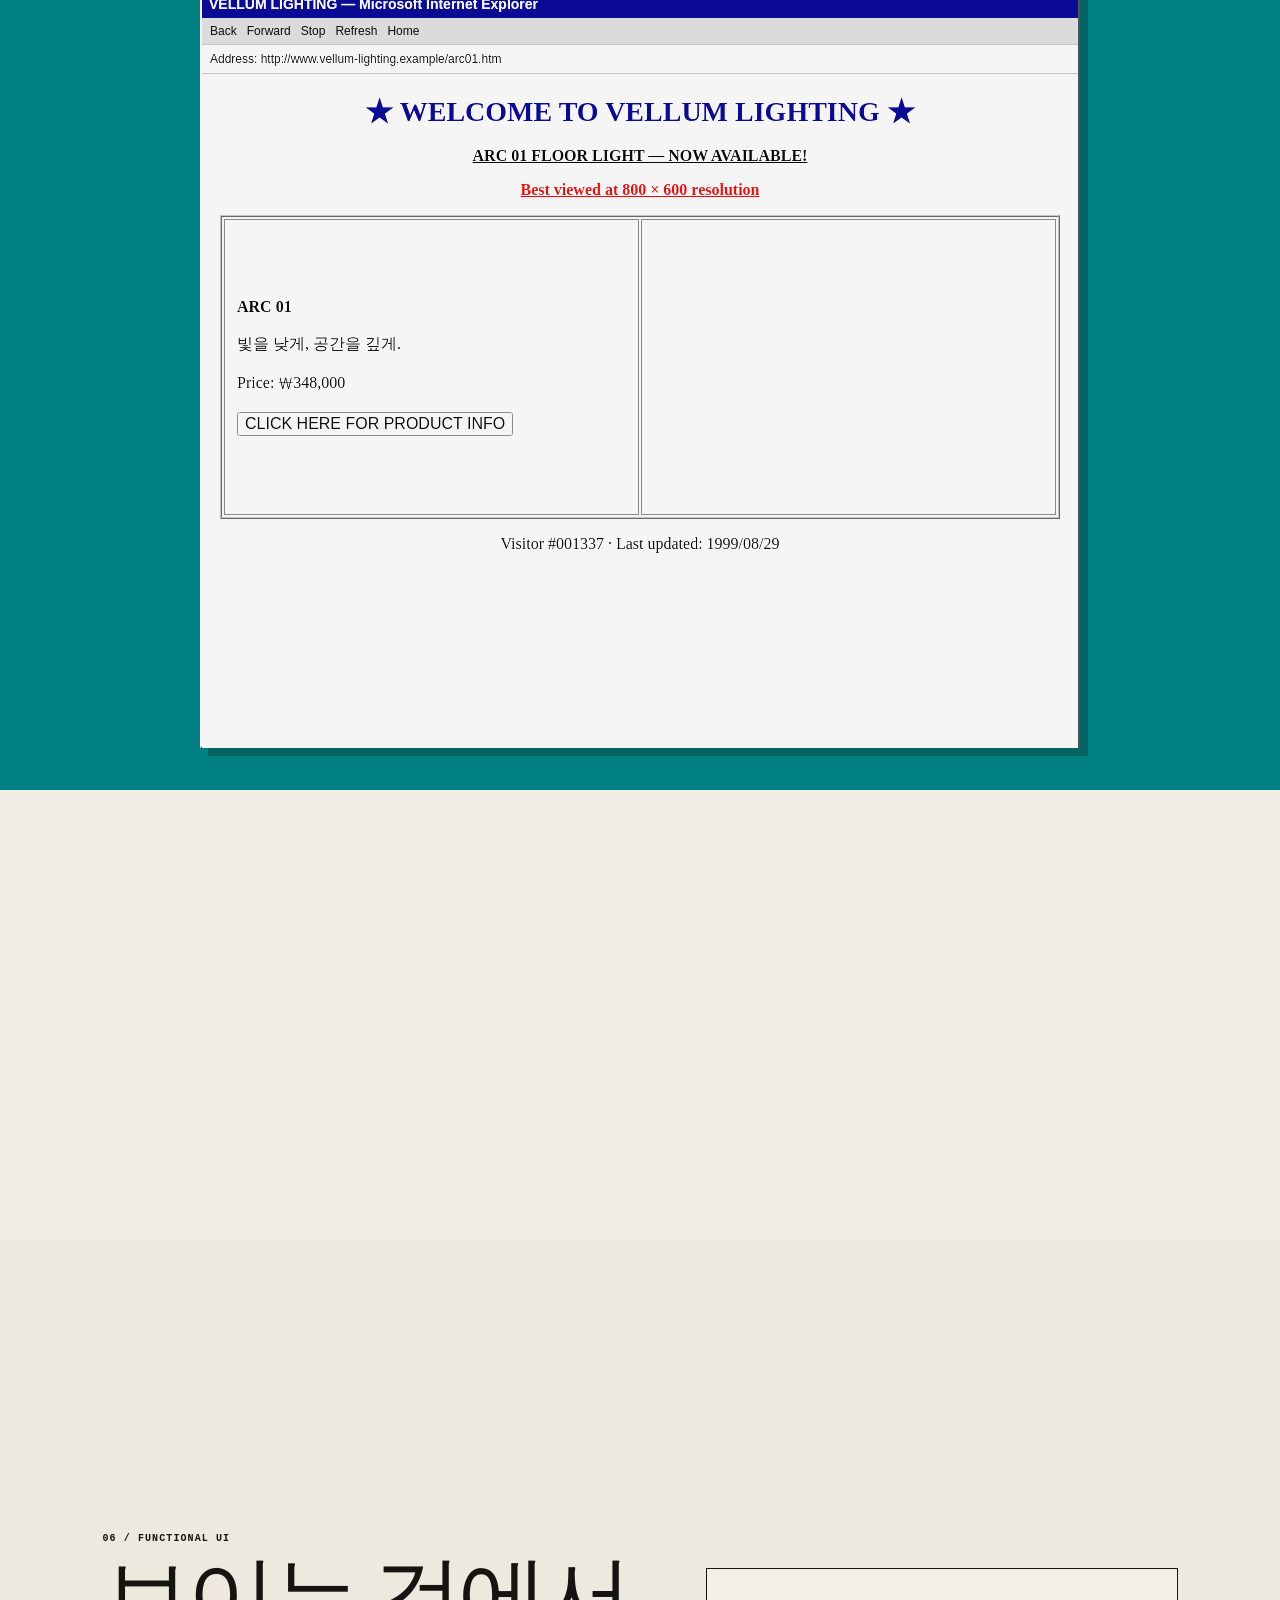
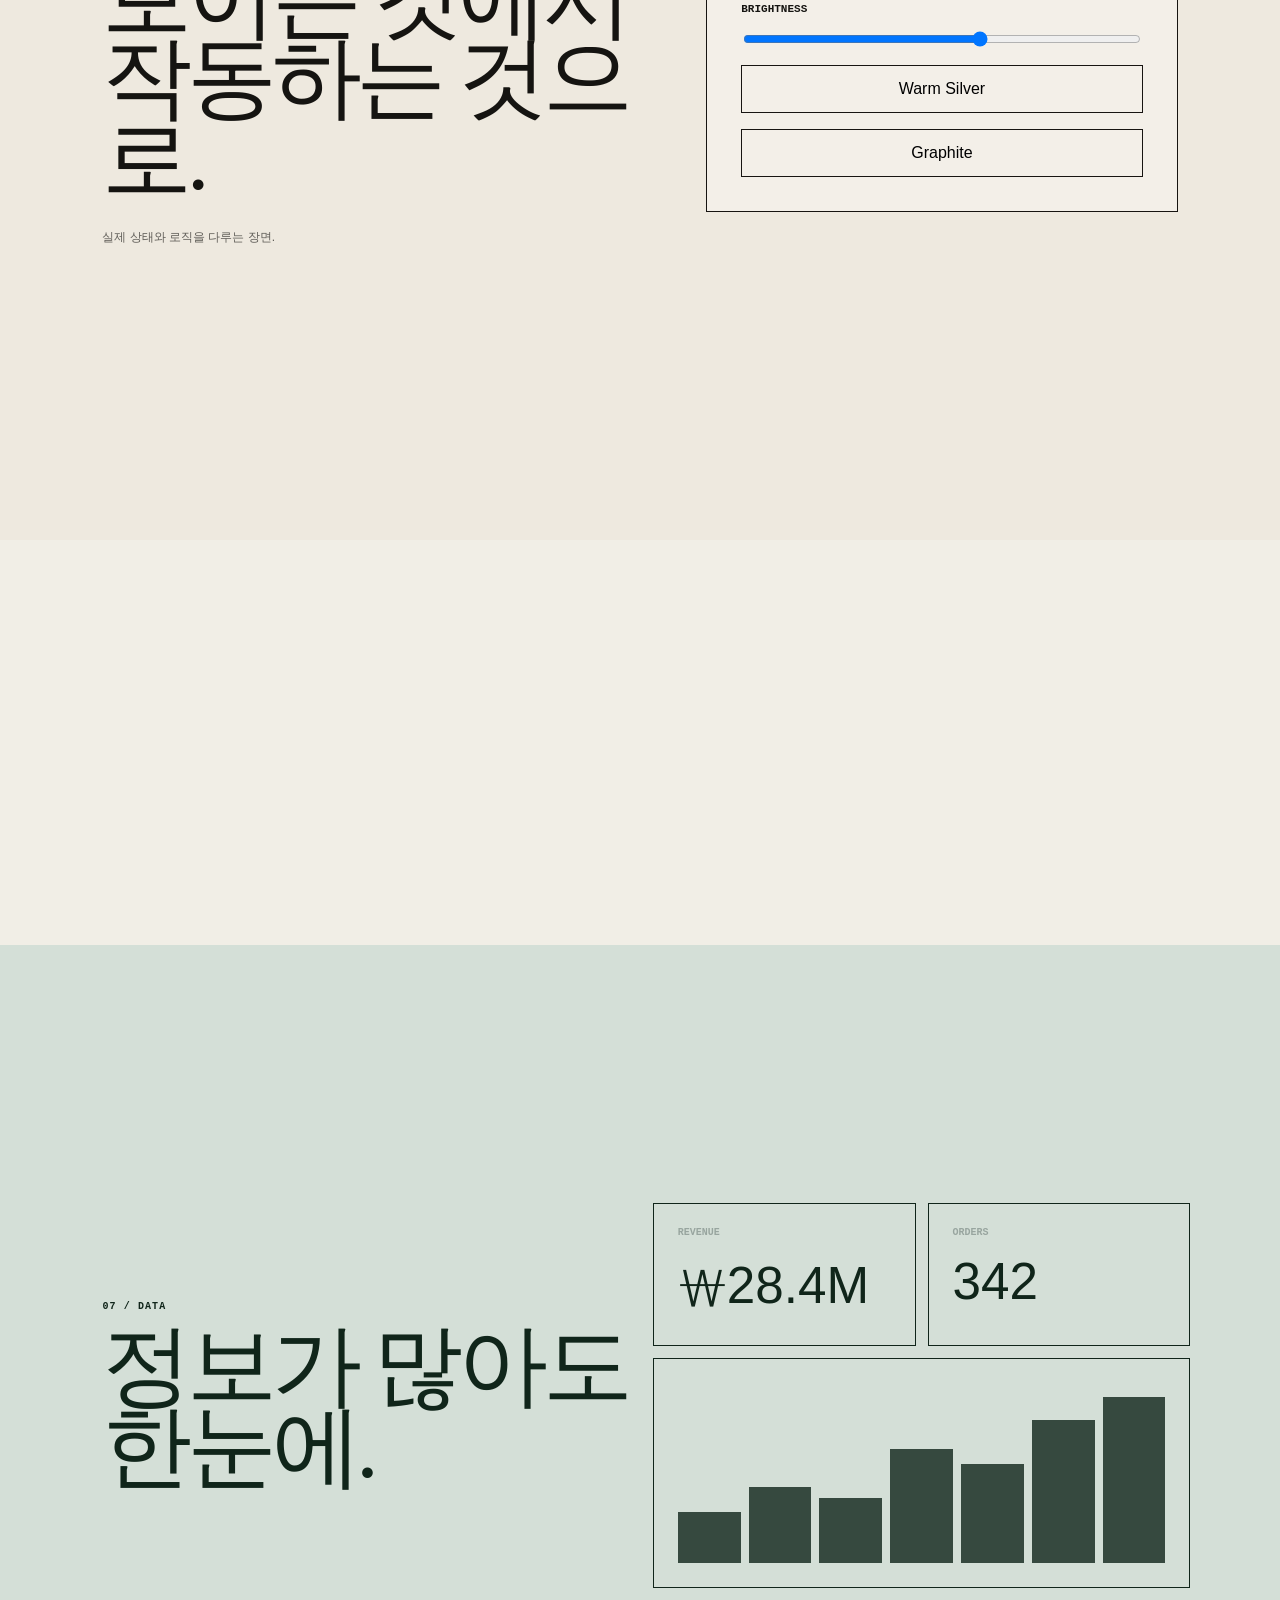
<file: website-presentation/index.html>
<!doctype html>
<html lang="ko">
<head>
  <meta charset="utf-8">
  <meta name="viewport" content="width=device-width, initial-scale=1">
  <meta name="color-scheme" content="light dark">
  <title>KAETARU / WEB — Interactive Presentation</title>
  <link rel="stylesheet" href="style.css">
  <link rel="stylesheet" href="arc01-image.css">
  <link rel="stylesheet" href="arc01-layout.css">
</head>
<body>
  <a class="skip-link" href="#intro">본문으로 이동</a>

  <header class="chrome" id="chrome" aria-label="프레젠테이션 탐색">
    <div class="chrome-top">
      <strong>KAETARU / WEB</strong>
      <div class="progress-track" aria-hidden="true"><span id="progressFill"></span></div>
      <span id="slideNumber">01 / 08</span>
    </div>
    <div class="chrome-bottom">
      <span id="slideLabel">INTRO</span>
      <div class="chrome-controls">
        <button type="button" id="prevButton" aria-label="이전 장면">↑</button>
        <button type="button" id="nextButton" aria-label="다음 장면">↓</button>
      </div>
    </div>
  </header>

  <main id="story">
    <section class="chapter chapter-intro" id="intro" data-slide="1" data-label="INTRO">
      <div class="stage intro-stage">
        <div class="intro-copy" id="introCopy">
          <p class="eyebrow">INTERACTIVE WEB PRESENTATION</p>
          <h1><span id="introSoft">설명보다,</span><strong id="introStrong">직접 보여드리겠습니다.</strong></h1>
          <p class="intro-sub">웹사이트 디자인 · 인터랙션 · 기능 구현</p>
        </div>
        <div class="intro-hint" id="introHint">
          <span class="mouse"><i></i></span>
          <span>마우스 휠 또는 화살표로 내려보세요.</span>
        </div>
      </div>
    </section>

    <section class="chapter chapter-visual" id="visual" data-slide="2" data-label="VISUAL DESIGN">
      <div class="stage visual-stage">
        <div class="section-note">
          <span>02 / VISUAL DESIGN</span>
          <strong>내용은 그대로.<br>인상은 전혀 다르게.</strong>
        </div>

        <article class="arc-demo" id="productDemo" data-theme="0">
          <div class="arc-photo-backdrop" aria-hidden="true"></div>
          <div class="arc-photo-wrap" aria-hidden="true">
            <div class="arc-photo arc-photo-cover"></div>
            <div class="arc-photo arc-photo-contain"></div>
          </div>
          <div class="arc-photo-shade" aria-hidden="true"></div>
          <div class="arc-grid" aria-hidden="true"></div>

          <nav class="arc-nav" aria-label="VELLUM 예시 탐색">
            <b>VELLUM</b>
            <div><span>Objects</span><span>Journal</span><span>About</span><span>Cart 0</span></div>
          </nav>

          <div class="arc-copy" id="productCopy">
            <p>OBJECTS / LIGHTING</p>
            <h2>ARC 01</h2>
            <h3>빛을 낮게,<br>공간을 깊게.</h3>
            <p class="arc-description">ARC 01은 얇은 알루미늄 아치와 부드러운 간접광을 결합한 플로어 램프입니다. 눈부심을 줄이고, 필요한 곳에만 따뜻한 빛을 남깁니다.</p>
          </div>

          <div class="arc-buy" id="productBuy">
            <strong>₩348,000</strong>
            <div><button type="button">제품 보기</button><button type="button" class="ghost">빛 켜보기</button></div>
          </div>

          <dl class="arc-facts" id="productFacts">
            <div><dt>Material</dt><dd>Anodized aluminium</dd></div>
            <div><dt>Light</dt><dd>2700K warm white</dd></div>
            <div><dt>Height</dt><dd>1450 mm</dd></div>
            <div><dt>Dimming</dt><dd>10–100%</dd></div>
          </dl>

          <div class="arc-style-readout"><span id="styleName">EDITORIAL / LUXURY</span><b id="styleCount">STYLE 01 / 04</b></div>
        </article>
      </div>
    </section>

    <section class="chapter chapter-responsive" id="responsive" data-slide="3" data-label="RESPONSIVE DESIGN">
      <div class="stage responsive-stage">
        <div class="responsive-copy">
          <p>03 / RESPONSIVE DESIGN</p>
          <h2>같은 웹.<br>다른 화면.</h2>
          <span id="devicePhaseLabel">DESKTOP → PHONE</span>
        </div>

        <div class="arc-device-area">
          <div class="arc-device-shadow" id="deviceShadow"></div>
          <div class="arc-device-shell" id="deviceShell">
            <div class="arc-device-camera" id="deviceCamera"></div>
            <div class="arc-device-viewport" id="deviceViewport">
              <div class="arc-device-site">
                <nav class="arc-device-nav"><b>VELLUM</b><span>Objects</span><span>Journal</span><span>About</span><span>Cart 0</span></nav>
                <section class="arc-device-hero">
                  <div class="arc-device-photo" aria-hidden="true"></div>
                  <div class="arc-device-veil" aria-hidden="true"></div>
                  <div class="arc-device-copy">
                    <small>OBJECTS / LIGHTING</small>
                    <h3>ARC 01</h3>
                    <h4>빛을 낮게,<br>공간을 깊게.</h4>
                    <p>ARC 01은 얇은 알루미늄 아치와 부드러운 간접광을 결합한 플로어 램프입니다. 눈부심을 줄이고, 필요한 곳에만 따뜻한 빛을 남깁니다.</p>
                    <strong>₩348,000</strong>
                    <div><button type="button">제품 보기</button><button type="button" class="ghost">빛 켜보기</button></div>
                  </div>
                </section>
                <section class="arc-device-detail">
                  <p>빛은 물건을 비추는 대신<br>공간의 깊이를 남깁니다.</p>
                  <dl>
                    <div><dt>Material</dt><dd>Anodized aluminium</dd></div>
                    <div><dt>Light</dt><dd>2700K warm white</dd></div>
                    <div><dt>Height</dt><dd>1450 mm</dd></div>
                    <div><dt>Dimming</dt><dd>10–100%</dd></div>
                    <div><dt>Colors</dt><dd>Warm Silver / Graphite</dd></div>
                    <div><dt>Power</dt><dd>12 W LED</dd></div>
                  </dl>
                </section>
                <section class="arc-device-story">
                  <div class="arc-device-story-photo" aria-hidden="true"></div>
                  <p>2700K의 따뜻한 빛이 벽과 바닥에 낮게 머물도록 설계했습니다.</p>
                </section>
              </div>
            </div>
          </div>
        </div>
      </div>
    </section>

    <section class="chapter simple-chapter interaction-chapter" id="interaction" data-slide="4" data-label="INTERACTION + MOTION">
      <div class="stage simple-stage dark-stage">
        <div class="simple-copy"><p>04 / INTERACTION + MOTION</p><h2>움직임은<br>입력의 결과로.</h2><span>이 장면은 다음 검수에서 구체화합니다.</span></div>
        <div class="motion-orbit" aria-hidden="true"><i></i><i></i><i></i></div>
      </div>
    </section>

    <section class="chapter legacy-chapter" id="legacy" data-slide="5" data-label="RETRO / LEGACY WEB">
      <div class="stage legacy-stage">
        <div class="legacy-window" id="legacyWindow">
          <div class="legacy-title">VELLUM LIGHTING — Microsoft Internet Explorer</div>
          <div class="legacy-tools">Back&nbsp;&nbsp; Forward&nbsp;&nbsp; Stop&nbsp;&nbsp; Refresh&nbsp;&nbsp; Home</div>
          <div class="legacy-address">Address: http://www.vellum-lighting.example/arc01.htm</div>
          <div class="legacy-page">
            <h2>★ WELCOME TO VELLUM LIGHTING ★</h2>
            <p><b><u>ARC 01 FLOOR LIGHT — NOW AVAILABLE!</u></b></p>
            <p class="blink">Best viewed at 800 × 600 resolution</p>
            <table><tr><td><b>ARC 01</b><br><br>빛을 낮게, 공간을 깊게.<br><br>Price: ₩348,000<br><br><button type="button">CLICK HERE FOR PRODUCT INFO</button></td><td><div class="legacy-photo" aria-hidden="true"></div></td></tr></table>
            <p>Visitor #001337 · Last updated: 1999/08/29</p>
          </div>
        </div>
      </div>
    </section>

    <section class="chapter simple-chapter" id="functional" data-slide="6" data-label="FUNCTIONAL UI">
      <div class="stage simple-stage light-stage">
        <div class="simple-copy"><p>06 / FUNCTIONAL UI</p><h2>보이는 것에서<br>작동하는 것으로.</h2><span>실제 상태와 로직을 다루는 장면.</span></div>
        <div class="mini-app" aria-label="조명 설정 예시"><label>Brightness <input type="range" min="10" max="100" value="64"></label><button type="button">Warm Silver</button><button type="button">Graphite</button></div>
      </div>
    </section>

    <section class="chapter simple-chapter data-chapter" id="data" data-slide="7" data-label="DATA / DASHBOARD">
      <div class="stage simple-stage data-stage">
        <div class="simple-copy"><p>07 / DATA</p><h2>정보가 많아도<br>한눈에.</h2></div>
        <div class="data-demo" aria-hidden="true"><div><small>REVENUE</small><strong>₩28.4M</strong></div><div><small>ORDERS</small><strong>342</strong></div><div class="bars"><i></i><i></i><i></i><i></i><i></i><i></i><i></i></div></div>
      </div>
    </section>

    <section class="chapter close-chapter" id="close" data-slide="8" data-label="CONTACT">
      <div class="stage close-stage">
        <p>08 / CONTACT</p>
        <h2>원하는 웹 경험을<br>실제로 작동하게 만듭니다.</h2>
        <div class="close-actions"><a href="https://github.com/Kaetaeru">GitHub</a><button type="button" id="restartButton">처음부터 다시 보기</button></div>
      </div>
    </section>
  </main>

  <script src="smooth-scroll.js"></script>
  <script src="arc01-render.js"></script>
</body>
</html>
</file>
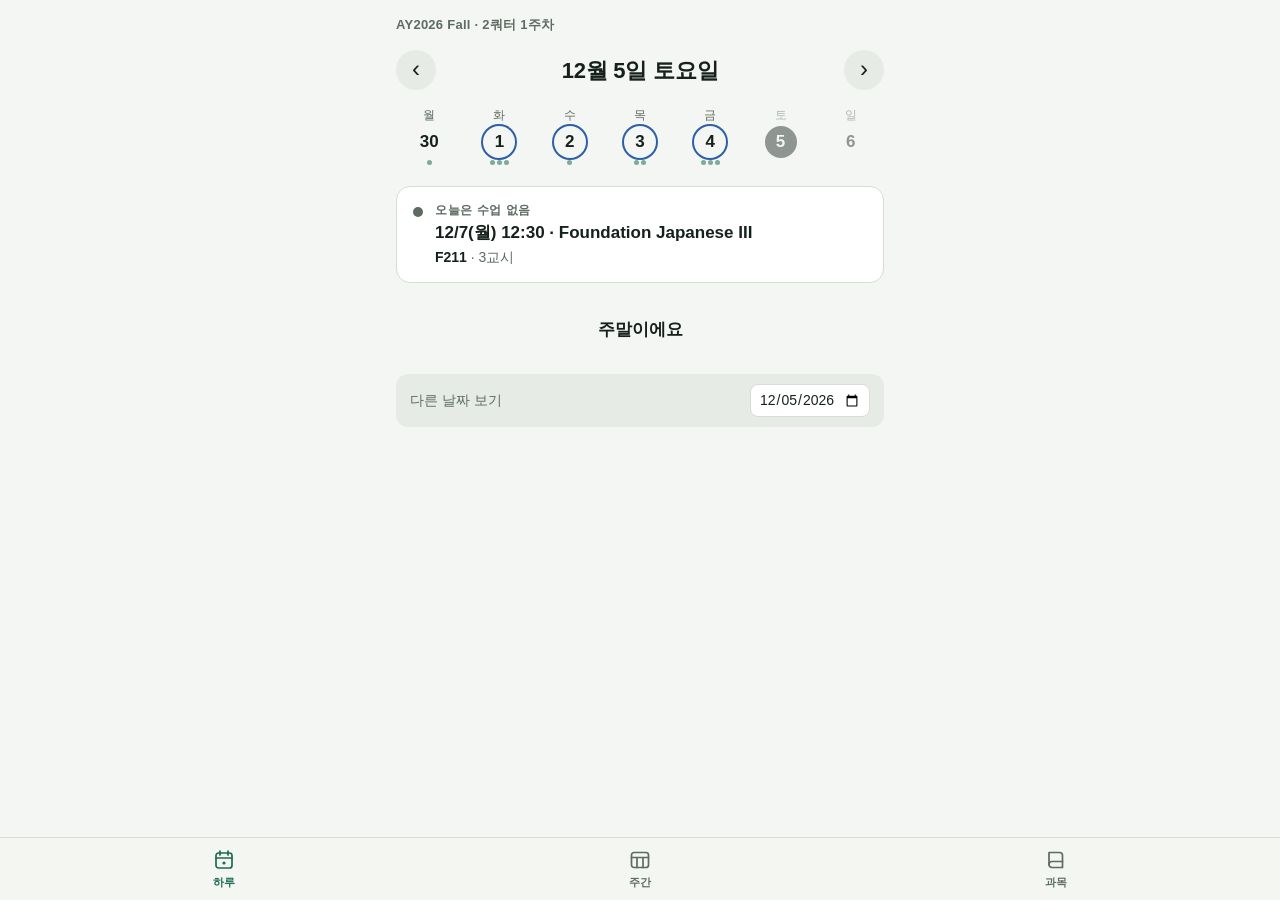
<file: docs/friend-timetable/index.html>
<!doctype html>
<html lang="ko">
<head>
<meta charset="utf-8">
<meta name="viewport" content="width=device-width, initial-scale=1, viewport-fit=cover">
<title>친구 시간표</title>
<meta name="description" content="APU 가을학기 친구 시간표. 오늘 수업, 다음 수업, 강의실을 한눈에 봅니다.">
<meta name="theme-color" content="#f4f6f3" media="(prefers-color-scheme: light)">
<meta name="theme-color" content="#0f1512" media="(prefers-color-scheme: dark)">
<meta name="apple-mobile-web-app-capable" content="yes">
<meta name="mobile-web-app-capable" content="yes">
<meta name="apple-mobile-web-app-status-bar-style" content="default">
<meta name="apple-mobile-web-app-title" content="시간표">
<meta name="format-detection" content="telephone=no">
<link rel="manifest" href="manifest.webmanifest">
<link rel="apple-touch-icon" href="icons/icon-180.png">
<link rel="icon" href="icons/icon.svg" type="image/svg+xml">
<link rel="stylesheet" href="style.css">
</head>
<body>
<div class="app">

  <header class="top">
    <div class="top-row">
      <p class="eyebrow" id="termLabel"></p>
      <button class="today-btn" id="goToday" type="button" hidden>오늘로</button>
    </div>
    <div class="date-row">
      <button class="nav" id="prevDay" type="button" aria-label="이전 날">‹</button>
      <h1 id="dateTitle"></h1>
      <button class="nav" id="nextDay" type="button" aria-label="다음 날">›</button>
    </div>
    <div class="strip" id="strip" role="tablist" aria-label="이번 주"></div>
  </header>

  <main id="main">
    <!-- 하루 -->
    <section class="view" id="view-day">
      <div class="status" id="status" hidden></div>
      <div class="jasso" id="jasso" hidden></div>
      <div class="notice" id="notice" hidden></div>
      <ol class="list" id="list"></ol>
      <label class="jump">
        <span>다른 날짜 보기</span>
        <input type="date" id="jumpDate" min="2026-09-28" max="2027-02-28">
      </label>
    </section>

    <!-- 주간 -->
    <section class="view" id="view-week" hidden>
      <div class="grid-wrap"><table class="grid" id="grid"></table></div>
      <p class="jasso-week" id="jassoWeek" hidden></p>
      <p class="hint">칸을 누르면 그날 시간표로 이동합니다.</p>
    </section>

    <!-- 과목 -->
    <section class="view" id="view-courses" hidden>
      <ul class="courses" id="courses"></ul>
      <p class="hint">강의실은 공식 timetable(2026-09-28 업데이트) 기준입니다. 강의실 변경은 Student Portal 공지를 확인하세요.</p>
    </section>
  </main>

  <nav class="tabbar" role="tablist">
    <button class="tab is-on" data-view="day" type="button" role="tab" aria-selected="true">
      <svg viewBox="0 0 24 24" aria-hidden="true"><rect x="4" y="5" width="16" height="15" rx="2.5"/><path d="M8 3v4M16 3v4M4 10h16"/><circle cx="12" cy="15" r="1.6" class="fill"/></svg>
      <span>하루</span>
    </button>
    <button class="tab" data-view="week" type="button" role="tab" aria-selected="false">
      <svg viewBox="0 0 24 24" aria-hidden="true"><rect x="3.5" y="4.5" width="17" height="15" rx="2.5"/><path d="M3.5 9.5h17M9 9.5v10M15 9.5v10"/></svg>
      <span>주간</span>
    </button>
    <button class="tab" data-view="courses" type="button" role="tab" aria-selected="false">
      <svg viewBox="0 0 24 24" aria-hidden="true"><path d="M5 4.5h10.5a3 3 0 0 1 3 3V19.5H8a3 3 0 0 1-3-3z"/><path d="M5 16.5a3 3 0 0 1 3-3h10.5"/></svg>
      <span>과목</span>
    </button>
  </nav>
</div>

<script src="data.js"></script>
<script src="app.js"></script>
</body>
</html>
</file>
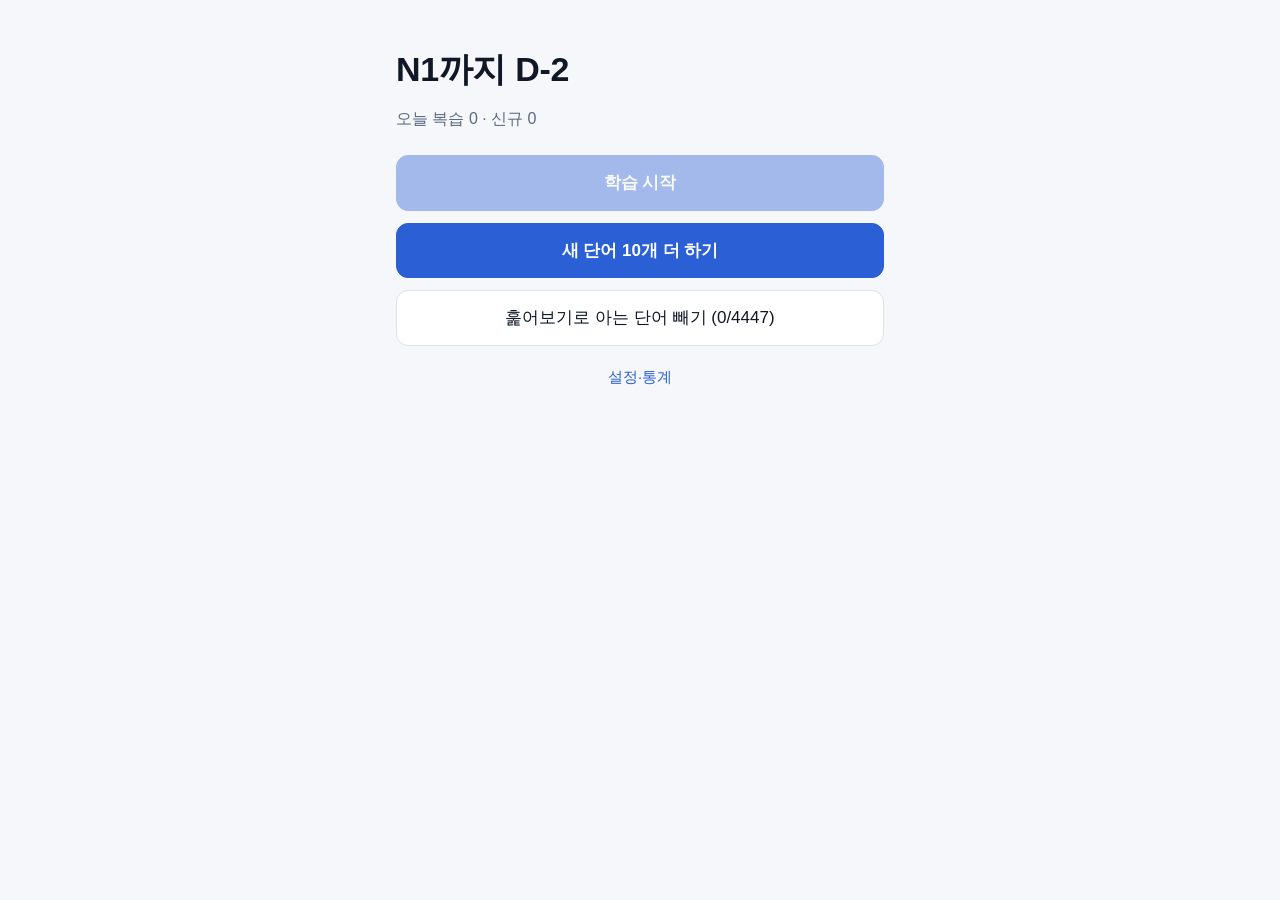
<file: docs/jlpt-vocab/index.html>
<!doctype html>
<html lang="ko">
<head>
<meta charset="utf-8">
<meta name="viewport" content="width=device-width, initial-scale=1, viewport-fit=cover">
<meta name="apple-mobile-web-app-capable" content="yes">
<meta name="apple-mobile-web-app-status-bar-style" content="default">
<meta name="apple-mobile-web-app-title" content="N1 단어">
<meta name="theme-color" content="#14213d">
<title>N1 단어</title>
<link rel="manifest" href="manifest.webmanifest">
<link rel="apple-touch-icon" href="icons/icon-180.png">
<link rel="icon" href="icons/icon.svg" type="image/svg+xml">
<link rel="stylesheet" href="style.css">
</head>
<body>
<main>
  <section id="home">
    <p class="dday" id="dday"></p>
    <p class="today" id="todayLine">불러오는 중…</p>
    <p class="warn" id="warn" hidden></p>
    <button class="primary" id="startStudy" disabled>학습 시작</button>
    <button class="accent" id="moreStudy" hidden></button>
    <button id="startSkim" hidden></button>
    <button class="link" id="openSettings">설정·통계</button>
  </section>

  <section id="skim" hidden>
    <header><button class="link" data-home>‹ 홈</button><span id="skimCount"></span></header>
    <div class="card" id="skimCard">
      <div class="front" id="skimFront"></div>
      <div class="answer" id="skimBack"></div>
    </div>
    <div class="row"><button id="skimNo">모른다</button><button id="skimYes">안다</button></div>
    <button class="link" id="skimUndo" disabled>되돌리기</button>
  </section>

  <section id="study" hidden>
    <header><button class="link" data-home>‹ 홈</button><span id="studyCount"></span></header>
    <div class="card" id="studyCard">
      <div class="front" id="studyFront"></div>
      <div class="back" id="studyBack" hidden>
        <div class="reading" id="studyReading"></div>
        <div class="ko" id="studyKo"></div>
        <div class="en" id="studyEn"></div>
        <div class="related" id="studyRelated"></div>
        <button class="link" id="editKo">✎ 뜻 고치기</button>
      </div>
      <p class="hint" id="tapHint">탭해서 답 보기</p>
    </div>
    <button class="link" id="knownBtn" hidden>이미 앎 — 학습에서 빼기</button>
    <div class="row grades" id="gradeRow" hidden>
      <button data-g="0">모름</button><button data-g="1">애매</button><button data-g="2">앎</button>
    </div>
  </section>

  <section id="settings" hidden>
    <header><button class="link" data-home>‹ 홈</button><span>설정·통계</span></header>
    <dl id="stats"></dl>
    <label>시험일 <input type="date" id="examInput"></label>
    <label>복습만 하는 마지막 날 수 <input type="number" id="bufferInput" min="0" max="30" inputmode="numeric"></label>
    <button id="exportBtn">백업 내보내기</button>
    <label class="button">가져오기<input type="file" id="importInput" accept="application/json,.json" hidden></label>
  </section>
</main>
<script type="module" src="app.js"></script>
</body>
</html>
</file>
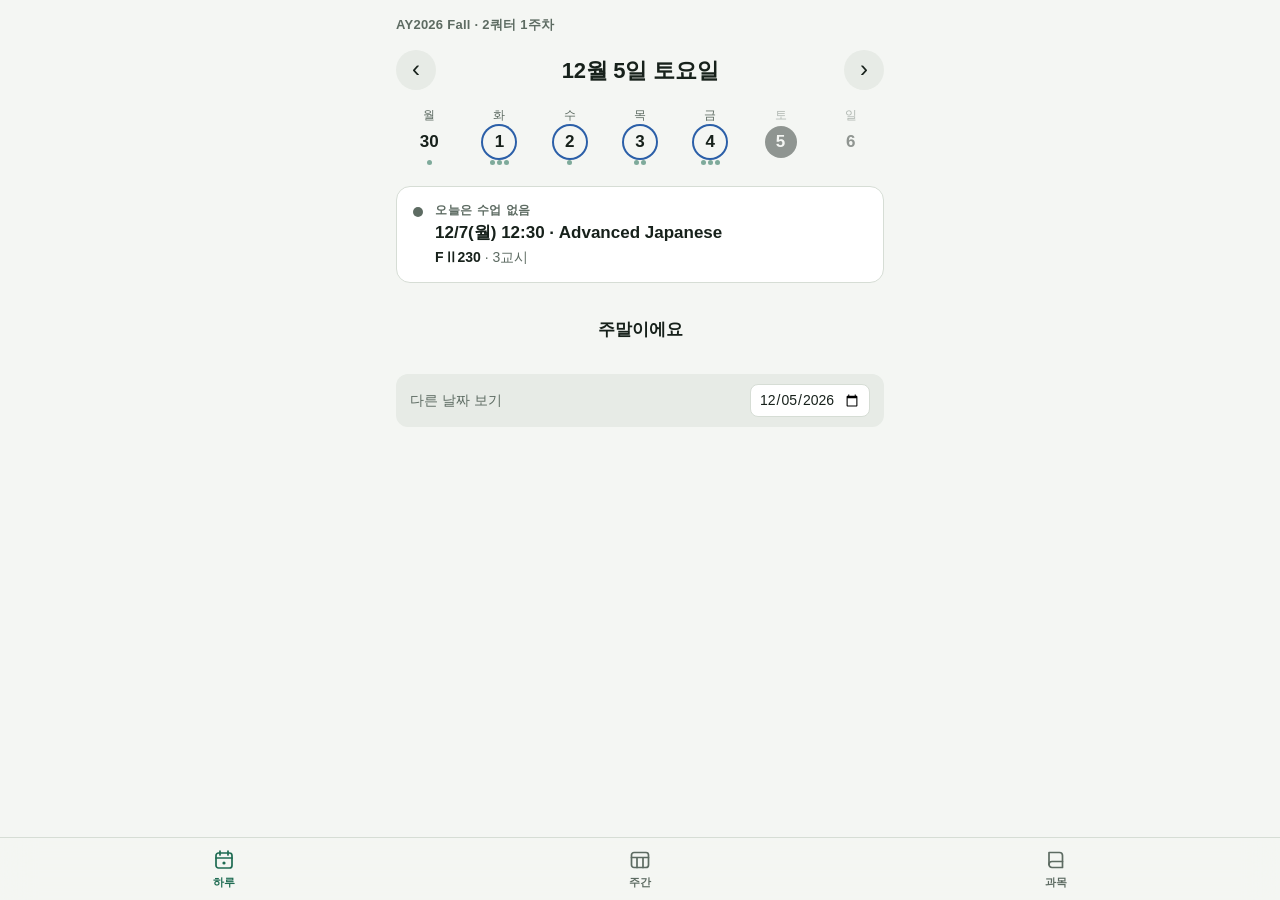
<file: docs/my-timetable/index.html>
<!doctype html>
<html lang="ko">
<head>
<meta charset="utf-8">
<meta name="viewport" content="width=device-width, initial-scale=1, viewport-fit=cover">
<title>내 시간표</title>
<meta name="description" content="APU 가을학기 내 시간표. 오늘 수업, 다음 수업, 강의실을 한눈에 봅니다.">
<meta name="theme-color" content="#f4f6f3" media="(prefers-color-scheme: light)">
<meta name="theme-color" content="#0f1512" media="(prefers-color-scheme: dark)">
<meta name="apple-mobile-web-app-capable" content="yes">
<meta name="mobile-web-app-capable" content="yes">
<meta name="apple-mobile-web-app-status-bar-style" content="default">
<meta name="apple-mobile-web-app-title" content="시간표">
<meta name="format-detection" content="telephone=no">
<link rel="manifest" href="manifest.webmanifest">
<link rel="apple-touch-icon" href="icons/icon-180.png">
<link rel="icon" href="icons/icon.svg" type="image/svg+xml">
<link rel="stylesheet" href="style.css">
</head>
<body>
<div class="app">

  <header class="top">
    <div class="top-row">
      <p class="eyebrow" id="termLabel"></p>
      <button class="today-btn" id="goToday" type="button" hidden>오늘로</button>
    </div>
    <div class="date-row">
      <button class="nav" id="prevDay" type="button" aria-label="이전 날">‹</button>
      <h1 id="dateTitle"></h1>
      <button class="nav" id="nextDay" type="button" aria-label="다음 날">›</button>
    </div>
    <div class="strip" id="strip" role="tablist" aria-label="이번 주"></div>
  </header>

  <main id="main">
    <!-- 하루 -->
    <section class="view" id="view-day">
      <div class="status" id="status" hidden></div>
      <div class="event" id="event" hidden></div>
      <div class="jasso" id="jasso" hidden></div>
      <div class="notice" id="notice" hidden></div>
      <ol class="list" id="list"></ol>
      <label class="jump">
        <span>다른 날짜 보기</span>
        <input type="date" id="jumpDate" min="2026-09-28" max="2027-02-28">
      </label>
    </section>

    <!-- 주간 -->
    <section class="view" id="view-week" hidden>
      <div class="grid-wrap"><table class="grid" id="grid"></table></div>
      <p class="event-week" id="eventWeek" hidden></p>
      <p class="jasso-week" id="jassoWeek" hidden></p>
      <p class="hint">칸을 누르면 그날 시간표로 이동합니다.</p>
    </section>

    <!-- 과목 -->
    <section class="view" id="view-courses" hidden>
      <ul class="courses" id="courses"></ul>
      <p class="hint">강의실은 공식 timetable(2026-09-28 업데이트) 기준입니다. 강의실 변경은 Student Portal 공지를 확인하세요.</p>
    </section>
  </main>

  <nav class="tabbar" role="tablist">
    <button class="tab is-on" data-view="day" type="button" role="tab" aria-selected="true">
      <svg viewBox="0 0 24 24" aria-hidden="true"><rect x="4" y="5" width="16" height="15" rx="2.5"/><path d="M8 3v4M16 3v4M4 10h16"/><circle cx="12" cy="15" r="1.6" class="fill"/></svg>
      <span>하루</span>
    </button>
    <button class="tab" data-view="week" type="button" role="tab" aria-selected="false">
      <svg viewBox="0 0 24 24" aria-hidden="true"><rect x="3.5" y="4.5" width="17" height="15" rx="2.5"/><path d="M3.5 9.5h17M9 9.5v10M15 9.5v10"/></svg>
      <span>주간</span>
    </button>
    <button class="tab" data-view="courses" type="button" role="tab" aria-selected="false">
      <svg viewBox="0 0 24 24" aria-hidden="true"><path d="M5 4.5h10.5a3 3 0 0 1 3 3V19.5H8a3 3 0 0 1-3-3z"/><path d="M5 16.5a3 3 0 0 1 3-3h10.5"/></svg>
      <span>과목</span>
    </button>
  </nav>
</div>

<script src="data.js"></script>
<script src="app.js"></script>
</body>
</html>
</file>
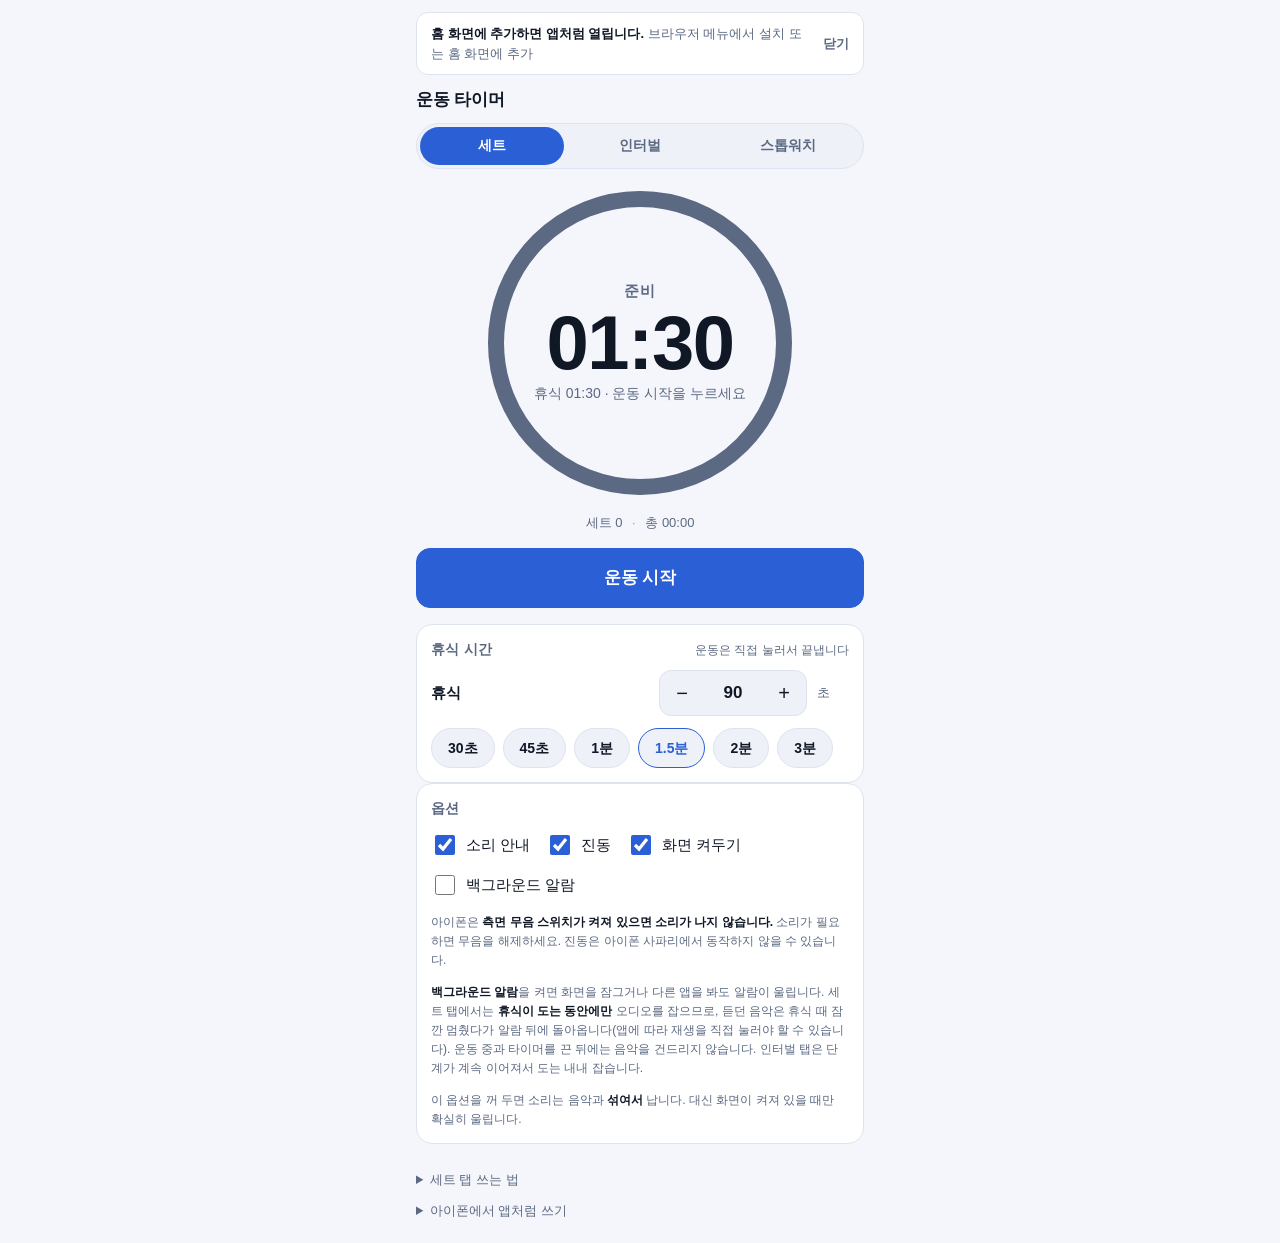
<file: docs/workout-timer/index.html>
<!doctype html>
<html lang="ko">
<head>
<meta charset="utf-8">
<meta name="viewport" content="width=device-width, initial-scale=1, viewport-fit=cover, user-scalable=no">
<title>운동 타이머</title>
<meta name="description" content="운동은 손으로 끝내고 휴식만 재는 세트 타이머. 아이폰 홈 화면에 추가하면 앱처럼 씁니다.">
<meta name="theme-color" content="#0b1220">
<meta name="apple-mobile-web-app-capable" content="yes">
<meta name="mobile-web-app-capable" content="yes">
<meta name="apple-mobile-web-app-status-bar-style" content="black-translucent">
<meta name="apple-mobile-web-app-title" content="운동 타이머">
<meta name="format-detection" content="telephone=no">
<link rel="manifest" href="manifest.webmanifest">
<link rel="apple-touch-icon" href="icons/icon-180.png">
<link rel="icon" href="icons/icon.svg" type="image/svg+xml">
<link rel="stylesheet" href="style.css">
</head>
<body>
<div class="app" id="app">

  <div class="install" id="install" hidden>
    <p id="installText"></p>
    <span class="install-acts">
      <button class="link" id="installGo" type="button" hidden>설치</button>
      <button class="link mute" id="installClose" type="button">닫기</button>
    </span>
  </div>

  <header class="topbar">
    <h1>운동 타이머</h1>
  </header>

  <nav class="tabs" role="tablist">
    <button class="tab is-on" data-tab="set" role="tab" aria-selected="true">세트</button>
    <button class="tab" data-tab="interval" role="tab" aria-selected="false">인터벌</button>
    <button class="tab" data-tab="stopwatch" role="tab" aria-selected="false">스톱워치</button>
  </nav>

  <main>
    <!-- ===================== 세트 (운동 수동 · 휴식 타이머) ===================== -->
    <section class="panel" id="panel-set">
      <div class="stage" id="setStage" data-phase="idle">
        <button class="dial" id="setDial" type="button" aria-label="다음 단계로">
          <svg class="ring" viewBox="0 0 200 200" aria-hidden="true">
            <circle class="ring-bg" cx="100" cy="100" r="90"></circle>
            <circle class="ring-fg" id="setRing" cx="100" cy="100" r="90"></circle>
          </svg>
          <div class="dial-inner">
            <div class="phase" id="setPhase">준비</div>
            <div class="clock" id="setClock">00:00</div>
            <div class="counter" id="setCounter">운동 시작을 누르세요</div>
          </div>
        </button>
        <div class="meta">
          <span id="setMetaA">세트 0</span>
          <span class="dot">·</span>
          <span id="setMetaB">총 00:00</span>
        </div>
      </div>

      <div class="controls one" id="setRowIdle">
        <button class="btn primary" id="setGoWork" type="button">운동 시작</button>
      </div>

      <div class="controls two" id="setRowWork" hidden>
        <button class="btn ghost set-end" type="button">세트 끝</button>
        <button class="btn primary" id="setGoRest" type="button">휴식 시작</button>
      </div>

      <div class="controls two" id="setRowRest" hidden>
        <button class="btn ghost set-end" type="button">세트 끝</button>
        <button class="btn primary" id="setGoWork2" type="button">운동 시작</button>
      </div>

      <div class="setup" id="setSetup">
        <div class="block">
          <div class="block-head">
            <h2>휴식 시간</h2>
            <span class="hint">운동은 직접 눌러서 끝냅니다</span>
          </div>
          <label class="field" id="restField">
            <span class="field-name">휴식</span>
            <span class="stepper">
              <button class="step" type="button" data-delta="-10" aria-label="휴식 시간 줄이기">−</button>
              <input inputmode="numeric" pattern="[0-9]*" id="f-restOnly" value="90">
              <button class="step" type="button" data-delta="10" aria-label="휴식 시간 늘리기">+</button>
            </span>
            <span class="field-unit">초</span>
          </label>
          <div class="chips" id="restChips"></div>
        </div>
      </div>
    </section>

    <!-- ===================== 인터벌 (미리 정한 시간 자동 반복) ===================== -->
    <section class="panel" id="panel-interval" hidden>

      <div class="stage" id="stage" data-phase="idle">
        <button class="dial" id="dial" type="button" aria-label="시작 또는 일시정지">
          <svg class="ring" viewBox="0 0 200 200" aria-hidden="true">
            <circle class="ring-bg" cx="100" cy="100" r="90"></circle>
            <circle class="ring-fg" id="ringFg" cx="100" cy="100" r="90"></circle>
          </svg>
          <div class="dial-inner">
            <div class="phase" id="phaseLabel">준비 완료</div>
            <div class="clock" id="clock">00:00</div>
            <div class="counter" id="counter">시작을 누르세요</div>
          </div>
        </button>

        <div class="meta">
          <span id="metaElapsed">경과 00:00</span>
          <span class="dot">·</span>
          <span id="metaLeft">전체 00:00</span>
        </div>
      </div>

      <div class="controls">
        <button class="btn ghost" id="btnReset" type="button">처음으로</button>
        <button class="btn primary" id="btnStart" type="button">시작</button>
        <button class="btn ghost" id="btnSkip" type="button">건너뛰기</button>
      </div>

      <div class="setup" id="setup">
        <div class="block">
          <div class="block-head">
            <h2>프리셋</h2>
            <button class="link" id="btnSavePreset" type="button">현재 설정 저장</button>
          </div>
          <div class="presets" id="presets"></div>
        </div>

        <div class="block">
          <div class="block-head">
            <h2>시간 설정</h2>
            <span class="hint" id="planSummary"></span>
          </div>
          <div class="fields" id="fields">
            <label class="field" data-key="prepare">
              <span class="field-name">준비</span>
              <span class="stepper">
                <button class="step" type="button" data-delta="-5" aria-label="준비 시간 줄이기">−</button>
                <input inputmode="numeric" pattern="[0-9]*" id="f-prepare" value="10">
                <button class="step" type="button" data-delta="5" aria-label="준비 시간 늘리기">+</button>
              </span>
              <span class="field-unit">초</span>
            </label>

            <label class="field" data-key="work">
              <span class="field-name">운동</span>
              <span class="stepper">
                <button class="step" type="button" data-delta="-5" aria-label="운동 시간 줄이기">−</button>
                <input inputmode="numeric" pattern="[0-9]*" id="f-work" value="30">
                <button class="step" type="button" data-delta="5" aria-label="운동 시간 늘리기">+</button>
              </span>
              <span class="field-unit">초</span>
            </label>

            <label class="field" data-key="rest">
              <span class="field-name">휴식</span>
              <span class="stepper">
                <button class="step" type="button" data-delta="-5" aria-label="휴식 시간 줄이기">−</button>
                <input inputmode="numeric" pattern="[0-9]*" id="f-rest" value="15">
                <button class="step" type="button" data-delta="5" aria-label="휴식 시간 늘리기">+</button>
              </span>
              <span class="field-unit">초</span>
            </label>

            <label class="field" data-key="rounds">
              <span class="field-name">라운드</span>
              <span class="stepper">
                <button class="step" type="button" data-delta="-1" aria-label="라운드 줄이기">−</button>
                <input inputmode="numeric" pattern="[0-9]*" id="f-rounds" value="8">
                <button class="step" type="button" data-delta="1" aria-label="라운드 늘리기">+</button>
              </span>
              <span class="field-unit">회</span>
            </label>

            <label class="field" data-key="sets">
              <span class="field-name">세트</span>
              <span class="stepper">
                <button class="step" type="button" data-delta="-1" aria-label="세트 줄이기">−</button>
                <input inputmode="numeric" pattern="[0-9]*" id="f-sets" value="1">
                <button class="step" type="button" data-delta="1" aria-label="세트 늘리기">+</button>
              </span>
              <span class="field-unit">세트</span>
            </label>

            <label class="field" data-key="setRest" id="field-setRest">
              <span class="field-name">세트 휴식</span>
              <span class="stepper">
                <button class="step" type="button" data-delta="-10" aria-label="세트 휴식 줄이기">−</button>
                <input inputmode="numeric" pattern="[0-9]*" id="f-setRest" value="60">
                <button class="step" type="button" data-delta="10" aria-label="세트 휴식 늘리기">+</button>
              </span>
              <span class="field-unit">초</span>
            </label>
          </div>
        </div>
      </div>
    </section>

    <!-- ===================== 스톱워치 ===================== -->
    <section class="panel" id="panel-stopwatch" hidden>
      <div class="stage plain">
        <div class="dial-inner">
          <div class="phase">스톱워치</div>
          <div class="clock" id="swClock">00:00.0</div>
          <div class="counter" id="swCounter">랩 0개</div>
        </div>
      </div>
      <div class="controls">
        <button class="btn ghost" id="swReset" type="button">초기화</button>
        <button class="btn primary" id="swStart" type="button">시작</button>
        <button class="btn ghost" id="swLap" type="button">랩</button>
      </div>
      <ol class="laps" id="swLaps"></ol>
    </section>

    <div class="setup" id="optionsWrap">
      <div class="block">
        <div class="block-head"><h2>옵션</h2></div>
        <div class="toggles">
          <label class="toggle"><input type="checkbox" id="optSound" checked><span>소리 안내</span></label>
          <label class="toggle"><input type="checkbox" id="optVibe" checked><span>진동</span></label>
          <label class="toggle"><input type="checkbox" id="optAwake" checked><span>화면 켜두기</span></label>
          <label class="toggle"><input type="checkbox" id="optBackground"><span>백그라운드 알람</span></label>
        </div>
        <p class="note">아이폰은 <b>측면 무음 스위치가 켜져 있으면 소리가 나지 않습니다.</b> 소리가 필요하면 무음을 해제하세요. 진동은 아이폰 사파리에서 동작하지 않을 수 있습니다.</p>
        <p class="note"><b>백그라운드 알람</b>을 켜면 화면을 잠그거나 다른 앱을 봐도 알람이 울립니다. 세트 탭에서는 <b>휴식이 도는 동안에만</b> 오디오를 잡으므로, 듣던 음악은 휴식 때 잠깐 멈췄다가 알람 뒤에 돌아옵니다(앱에 따라 재생을 직접 눌러야 할 수 있습니다). 운동 중과 타이머를 끈 뒤에는 음악을 건드리지 않습니다. 인터벌 탭은 단계가 계속 이어져서 도는 내내 잡습니다.</p>
        <p class="note">이 옵션을 꺼 두면 소리는 음악과 <b>섞여서</b> 납니다. 대신 화면이 켜져 있을 때만 확실히 울립니다.</p>
      </div>
    </div>
  </main>

  <footer class="foot">
    <details>
      <summary>세트 탭 쓰는 법</summary>
      <ol>
        <li><b>운동 시작</b>을 누르고 운동합니다. 운동 시간은 미리 정하지 않고, 하는 동안 시간만 올라갑니다.</li>
        <li>한 세트를 마치면 <b>휴식 시작</b>. 정해둔 휴식 시간이 내려가고, 끝나면 알람이 울립니다.</li>
        <li>알람이 울리면 <b>운동 시작</b>을 눌러 다음 세트로. 이 두 버튼만 번갈아 누르면 됩니다.</li>
        <li>다 했으면 <b>세트 끝</b>. 타이머가 완전히 멈추고 몇 세트를 몇 분 동안 했는지 보여줍니다.</li>
      </ol>
    </details>
    <details class="only-web">
      <summary>아이폰에서 앱처럼 쓰기</summary>
      <ol>
        <li>사파리로 이 페이지를 엽니다.</li>
        <li>아래 <b>공유</b> 버튼 → <b>홈 화면에 추가</b>를 누릅니다.</li>
        <li>홈 화면 아이콘으로 실행하면 주소창 없이 전체 화면으로 열리고, 한 번 연 뒤에는 오프라인에서도 동작합니다.</li>
      </ol>
    </details>
  </footer>
</div>

<script src="app.js"></script>
</body>
</html>
</file>
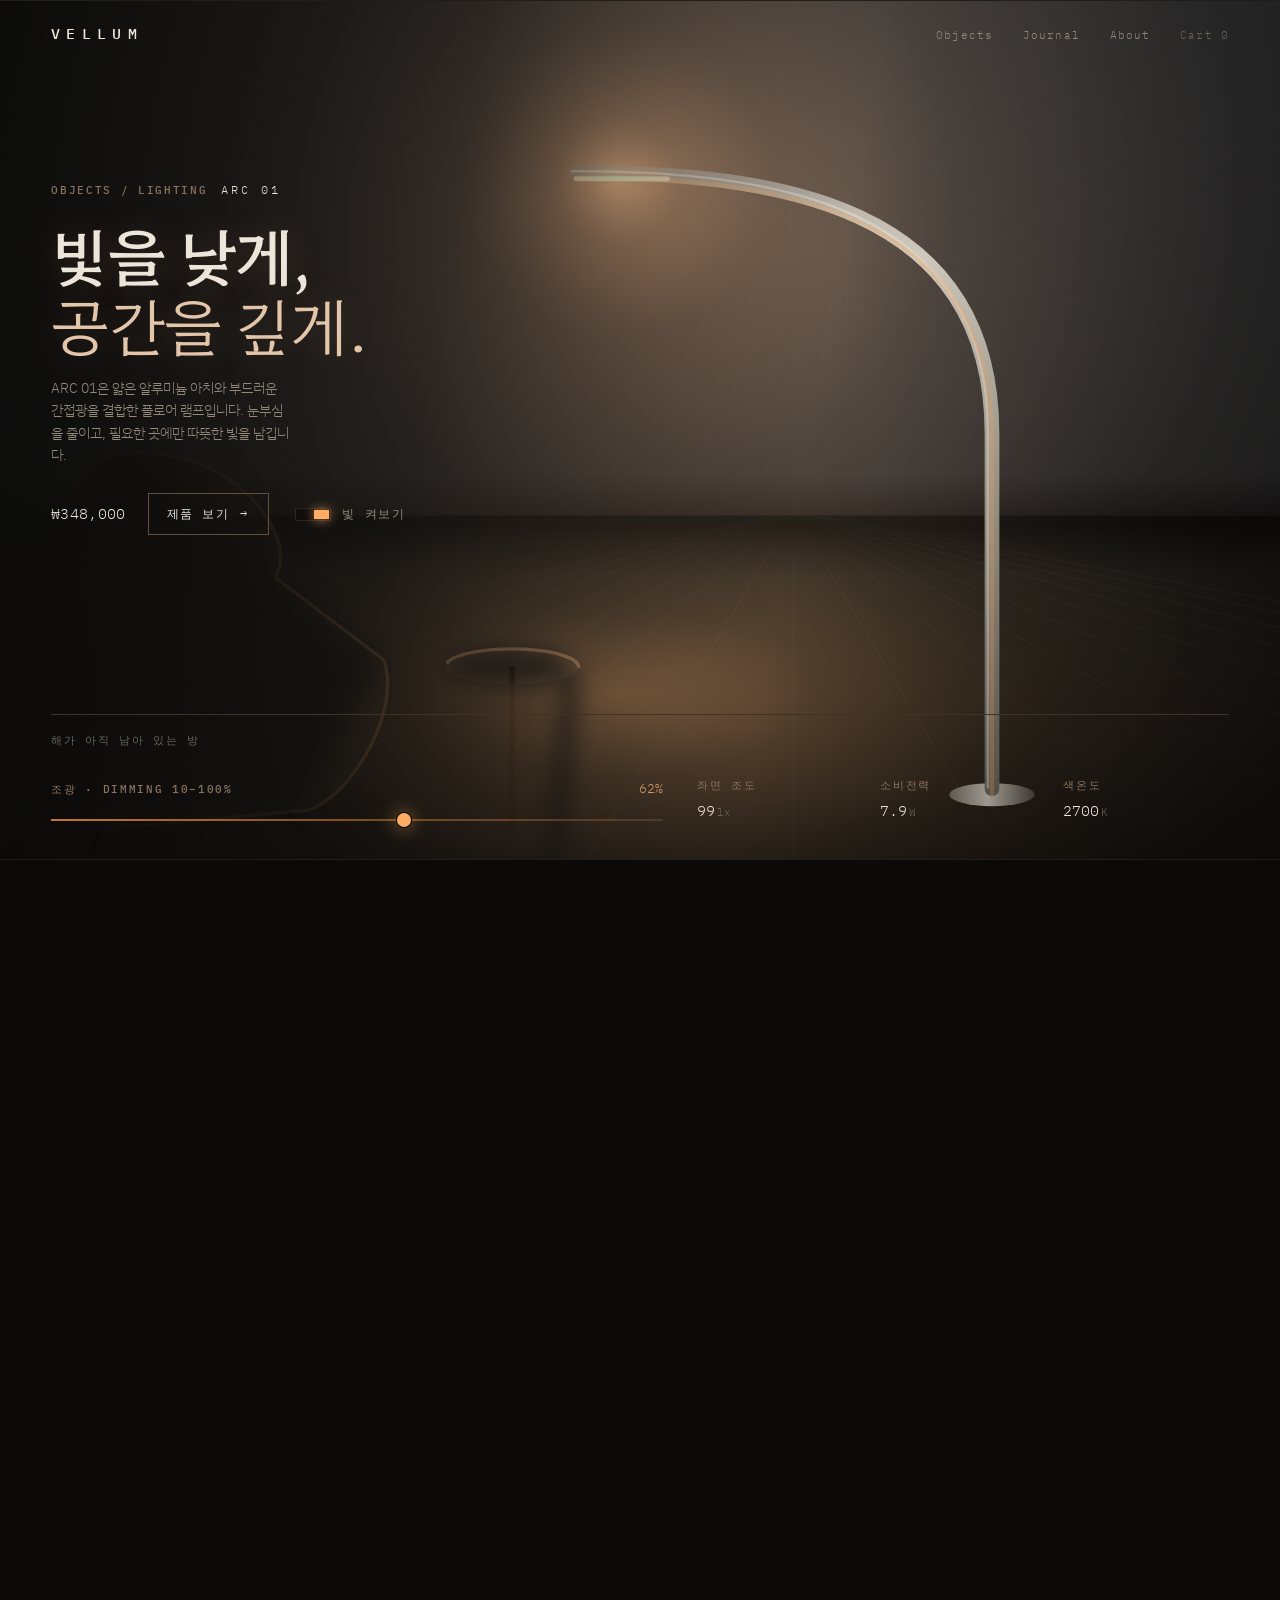
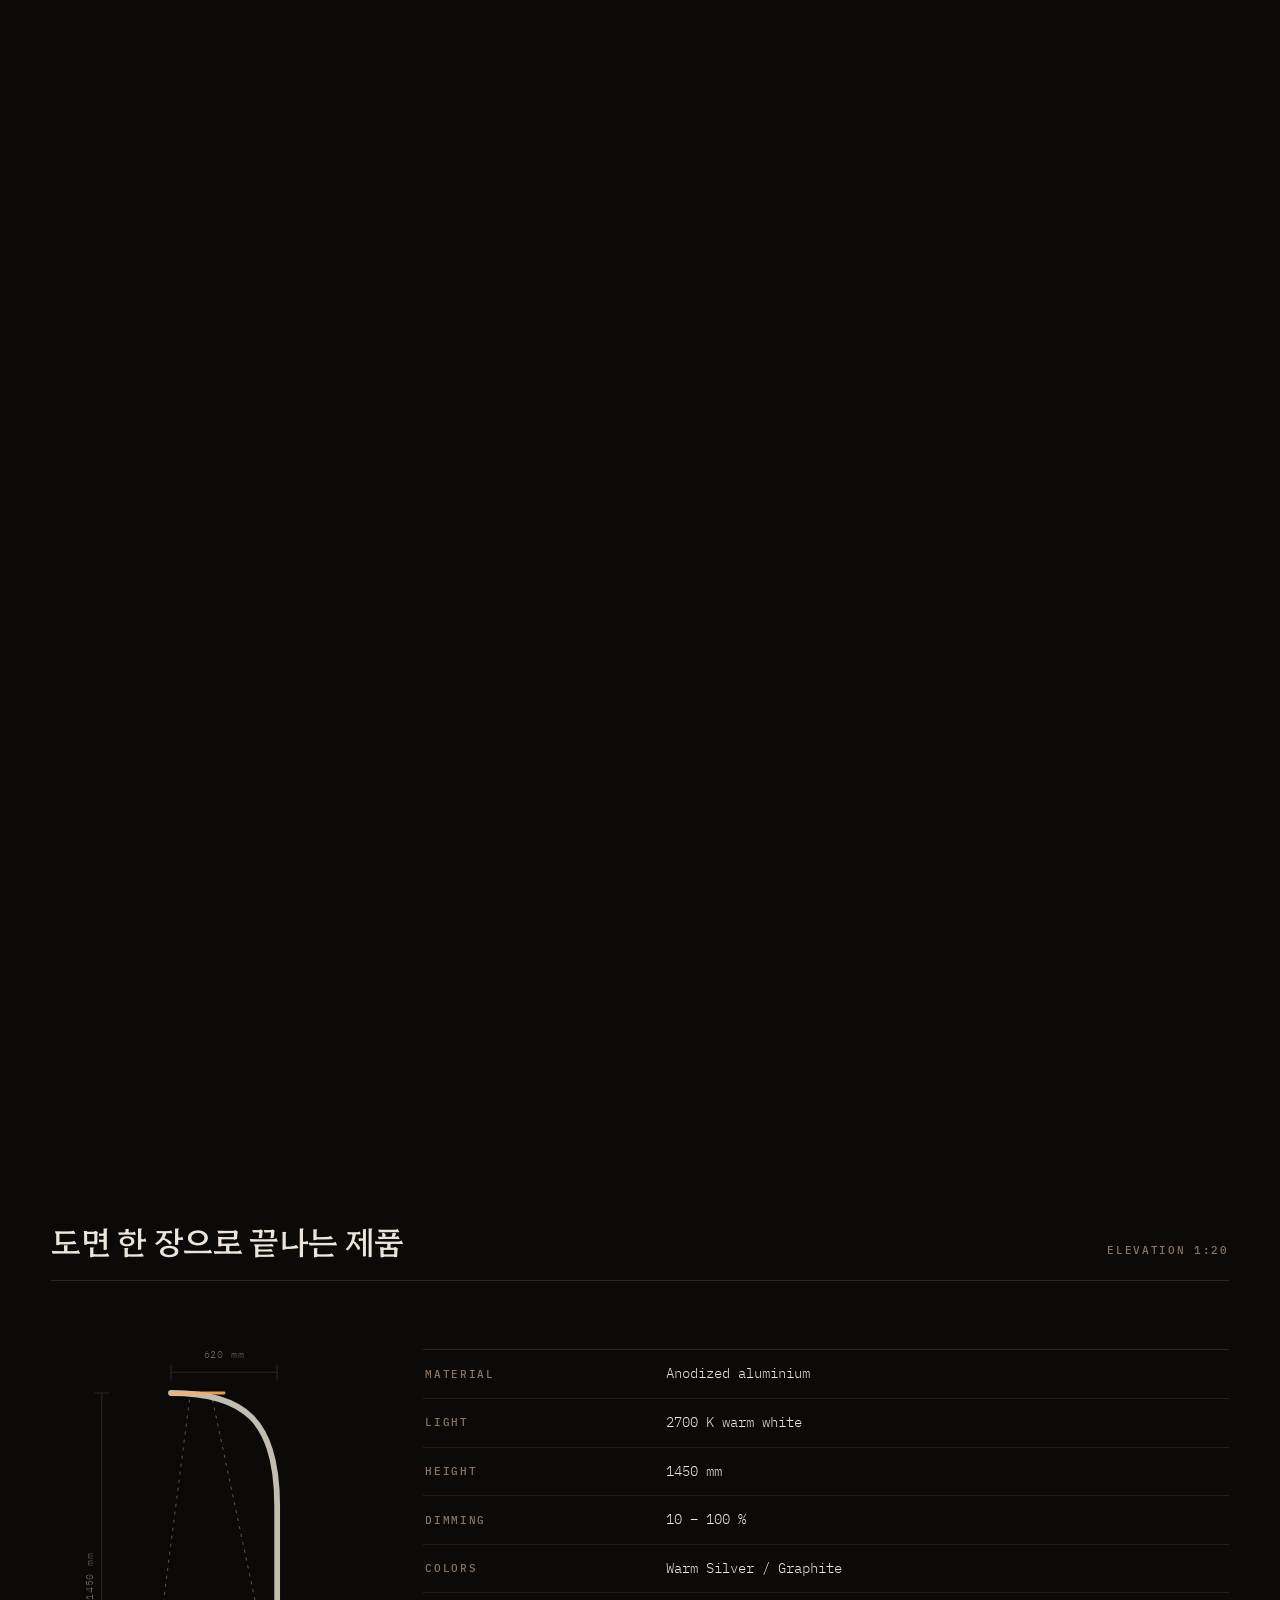
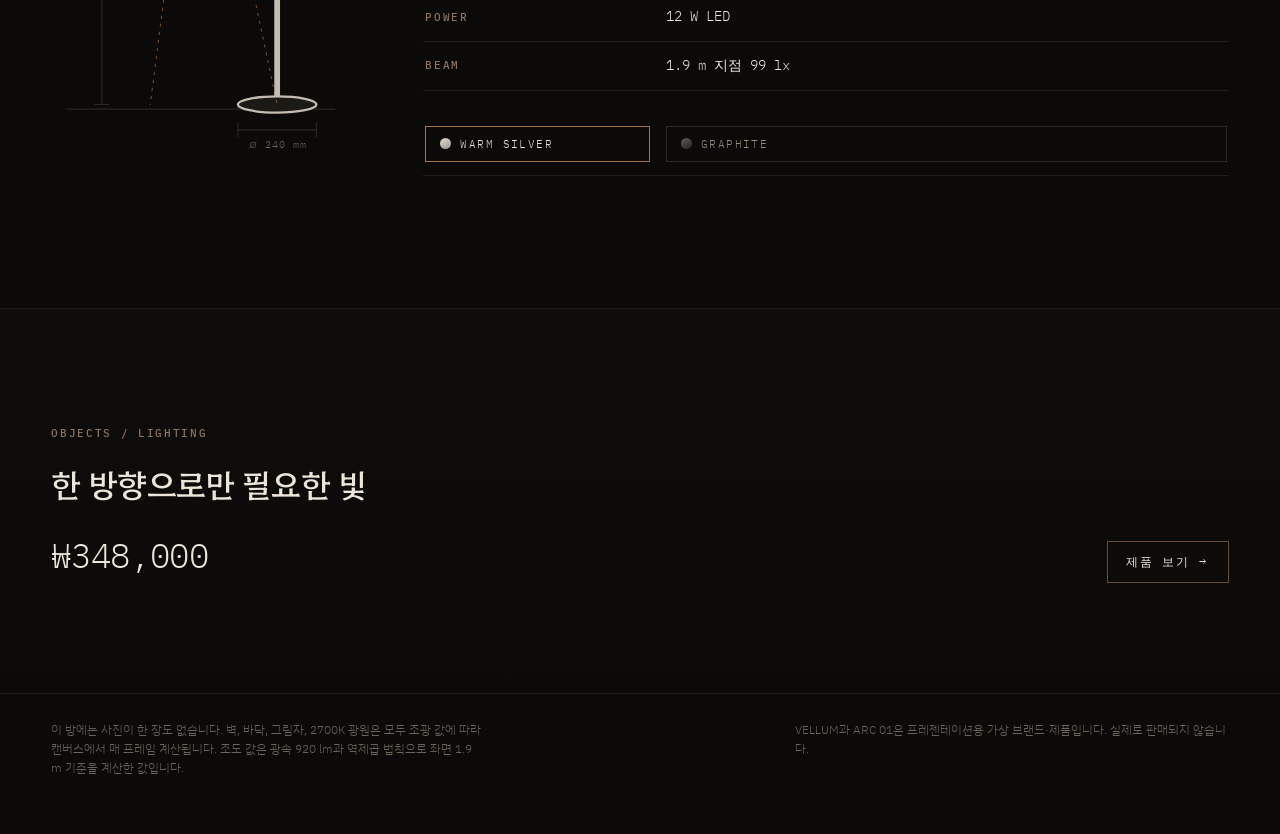
<file: website-demo/arc01-light/index.html>
<!doctype html>
<html lang="ko">
<head>
<meta charset="utf-8">
<meta name="viewport" content="width=device-width, initial-scale=1">
<meta name="description" content="VELLUM ARC 01 — 사진 없이 캔버스로 빛을 실시간 계산하는 제품 사이트 데모. 조광 10–100%에 따라 방과 인터페이스가 함께 반응합니다.">
<meta name="theme-color" content="#0b0a09">
<title>ARC 01 Light Room</title>
<style>
@import url('https://fonts.googleapis.com/css2?family=Hahmlet:wght@300;500;700&family=IBM+Plex+Mono:wght@400;500&family=IBM+Plex+Sans+KR:wght@300;400;500&display=swap');

:root {
  color-scheme: dark;
  --lit: 0.62;
  --void: #0b0a09;
  --room: #14120f;
  --surface: #191613;
  --hair: #2b2723;
  --hair-soft: #211e1a;
  --text: #ece5da;
  --muted: #948a7c;
  --faint: #6b6359;
  --amber: #ffad66;
  --amber-deep: #c8752c;
  --silver: #c3bcb1;
  --graphite: #4a4742;
  --mono: "IBM Plex Mono", ui-monospace, "SFMono-Regular", Menlo, monospace;
  --sans: "IBM Plex Sans KR", system-ui, -apple-system, "Apple SD Gothic Neo", sans-serif;
  --serif: "Hahmlet", "IBM Plex Sans KR", Georgia, serif;
  --gut: clamp(20px, 4vw, 56px);
  --max: 1280px;
}

* { box-sizing: border-box; }

body {
  margin: 0;
  background: var(--void);
  color: var(--text);
  font-family: var(--sans);
  font-weight: 300;
  line-height: 1.6;
  -webkit-font-smoothing: antialiased;
  overflow-x: hidden;
}

a { color: inherit; text-decoration: none; }
button { font: inherit; color: inherit; background: none; border: 0; }
:focus-visible { outline: 2px solid var(--amber); outline-offset: 3px; }

.label {
  font-family: var(--mono);
  font-size: 10.5px;
  font-weight: 500;
  letter-spacing: 0.16em;
  text-transform: uppercase;
  color: var(--faint);
  color: color-mix(in oklab, var(--faint), var(--amber) calc(var(--lit) * 38%));
}

.num { font-family: var(--mono); font-variant-numeric: tabular-nums; }

/* ---------- masthead ---------- */

.mast {
  position: absolute;
  z-index: 5;
  top: 0;
  left: 0;
  right: 0;
  display: flex;
  align-items: baseline;
  justify-content: space-between;
  gap: 24px;
  width: 100%;
  max-width: var(--max);
  margin: 0 auto;
  padding: 22px var(--gut) 18px;
}

.wordmark {
  font-family: var(--mono);
  font-size: 15px;
  font-weight: 500;
  letter-spacing: 0.42em;
  color: var(--text);
  text-shadow: 0 0 calc(var(--lit) * 26px) rgba(255, 173, 102, calc(var(--lit) * 0.35));
}

.mast nav {
  display: flex;
  gap: clamp(14px, 2.4vw, 30px);
  font-family: var(--mono);
  font-size: 11px;
  letter-spacing: 0.1em;
  color: var(--muted);
}

.mast nav a:hover { color: var(--amber); }
.mast nav .cart { color: var(--faint); }

/* ---------- act: the room ---------- */

.act { position: relative; height: 300vh; }

.stage {
  position: sticky;
  top: 0;
  height: min(100svh, 860px);
  overflow: hidden;
  background: var(--room);
  border-block: 1px solid var(--hair-soft);
}

#room {
  position: absolute;
  inset: 0;
  width: 100%;
  height: 100%;
  display: block;
}

.scrim {
  position: absolute;
  inset: 0;
  pointer-events: none;
  background: linear-gradient(100deg, rgba(9, 8, 7, 0.9) 0%, rgba(9, 8, 7, 0.62) 34%, rgba(9, 8, 7, 0) 62%);
}

.stage-grid {
  position: relative;
  z-index: 2;
  display: grid;
  grid-template-rows: 1fr auto;
  padding-top: 76px;
  height: 100%;
  width: 100%;
  max-width: var(--max);
  margin: 0 auto;
  padding: 0 var(--gut);
}

.copy {
  align-self: center;
  max-width: 30rem;
  padding-block: 24px;
}

.copy .meta {
  display: flex;
  align-items: baseline;
  gap: 14px;
  margin-bottom: 20px;
}

.copy .model {
  font-family: var(--mono);
  font-size: 12px;
  letter-spacing: 0.24em;
  color: var(--text);
}

h1 {
  margin: 0 0 18px;
  font-family: var(--serif);
  font-weight: 500;
  font-size: clamp(2rem, 5.4vw, 3.9rem);
  line-height: 1.12;
  letter-spacing: -0.025em;
  text-wrap: balance;
  text-shadow: 0 0 calc(var(--lit) * 60px) rgba(255, 173, 102, calc(var(--lit) * 0.28));
}

h1 em {
  font-style: normal;
  font-weight: 300;
  color: #d6cdc0;
  color: color-mix(in oklab, #d6cdc0, var(--amber) calc(var(--lit) * 46%));
}

.copy p.desc {
  margin: 0 0 26px;
  max-width: 30ch;
  font-size: clamp(13.5px, 1.1vw, 15px);
  color: var(--muted);
}

.actions {
  display: flex;
  align-items: center;
  flex-wrap: wrap;
  gap: 12px 22px;
}

.price {
  font-family: var(--mono);
  font-variant-numeric: tabular-nums;
  font-size: 15px;
  letter-spacing: 0.02em;
  color: var(--text);
}

.cta {
  display: inline-flex;
  align-items: center;
  gap: 10px;
  padding: 11px 20px 11px 18px;
  border: 1px solid var(--hair);
  border-color: color-mix(in oklab, var(--hair), var(--amber) calc(var(--lit) * 50%));
  font-family: var(--mono);
  font-size: 11.5px;
  letter-spacing: 0.14em;
  text-transform: uppercase;
  cursor: pointer;
  transition: background-color 0.25s ease, border-color 0.25s ease, color 0.25s ease;
}

.cta:hover { background: rgba(255, 173, 102, 0.08); border-color: var(--amber); color: var(--amber); }
.cta .arrow { transition: transform 0.25s ease; }
.cta:hover .arrow { transform: translateX(3px); }

.switch {
  display: inline-flex;
  align-items: center;
  gap: 11px;
  padding: 10px 4px;
  font-family: var(--mono);
  font-size: 11.5px;
  letter-spacing: 0.14em;
  text-transform: uppercase;
  color: var(--muted);
  cursor: pointer;
}

.switch:hover { color: var(--text); }
.switch .rail {
  position: relative;
  width: 36px;
  height: 13px;
  border: 1px solid var(--hair);
  background: #100e0c;
}

.switch .knob {
  position: absolute;
  top: 1px;
  left: 1px;
  width: 15px;
  height: 9px;
  background: #4b463f;
  transition: transform 0.3s cubic-bezier(0.2, 0.8, 0.2, 1), background-color 0.3s ease, box-shadow 0.3s ease;
}

.switch[aria-checked="true"] .knob {
  transform: translateX(17px);
  background: var(--amber);
  box-shadow: 0 0 12px rgba(255, 173, 102, 0.8);
}

/* ---------- console ---------- */

.console {
  display: grid;
  grid-template-columns: minmax(0, 1.15fr) minmax(0, 1fr);
  align-items: end;
  gap: 10px 34px;
  padding: 16px 0 20px;
  border-top: 1px solid var(--hair-soft);
  border-top-color: color-mix(in oklab, var(--hair-soft), var(--amber) calc(var(--lit) * 26%));
}

.dimmer .row {
  display: flex;
  align-items: baseline;
  justify-content: space-between;
  gap: 12px;
  margin-bottom: 10px;
}

.dimmer .val {
  font-family: var(--mono);
  font-variant-numeric: tabular-nums;
  font-size: 13px;
  color: var(--amber);
  color: color-mix(in oklab, #7d766c, var(--amber) calc(var(--lit) * 100%));
}

input[type="range"] {
  -webkit-appearance: none;
  appearance: none;
  width: 100%;
  height: 22px;
  margin: 0;
  background: none;
  cursor: ew-resize;
}

input[type="range"]::-webkit-slider-runnable-track {
  height: 2px;
  background: linear-gradient(to right, var(--amber-deep), rgba(255, 173, 102, 0.14));
}

input[type="range"]::-moz-range-track {
  height: 2px;
  background: linear-gradient(to right, var(--amber-deep), rgba(255, 173, 102, 0.14));
}

input[type="range"]::-webkit-slider-thumb {
  -webkit-appearance: none;
  width: 14px;
  height: 14px;
  margin-top: -6px;
  border-radius: 50%;
  background: var(--amber);
  box-shadow: 0 0 0 1px #0b0a09, 0 0 18px rgba(255, 173, 102, 0.75);
}

input[type="range"]::-moz-range-thumb {
  width: 14px;
  height: 14px;
  border: 0;
  border-radius: 50%;
  background: var(--amber);
  box-shadow: 0 0 0 1px #0b0a09, 0 0 18px rgba(255, 173, 102, 0.75);
}

.readout {
  display: grid;
  grid-template-columns: repeat(3, minmax(0, 1fr));
  gap: 4px 18px;
}

.readout div { min-width: 0; }
.readout dt { margin: 0 0 5px; }

.readout dd {
  margin: 0;
  font-family: var(--mono);
  font-variant-numeric: tabular-nums;
  font-size: clamp(13px, 1.2vw, 15px);
  color: var(--text);
  white-space: nowrap;
}

.readout dd small { font-size: 0.72em; color: var(--faint); margin-left: 2px; }

.caption {
  grid-column: 1 / -1;
  pointer-events: none;
}

.tick-notes {
  position: relative;
  height: 18px;
  margin-bottom: 2px;
}

.tick-notes span {
  position: absolute;
  left: 0;
  bottom: 0;
  font-family: var(--mono);
  font-size: 10.5px;
  letter-spacing: 0.16em;
  text-transform: uppercase;
  color: var(--faint);
  opacity: 0;
  transition: opacity 0.5s ease;
  white-space: nowrap;
}

.tick-notes span.on { opacity: 1; }

/* ---------- drawing ---------- */

.sheet {
  width: 100%;
  max-width: var(--max);
  margin: 0 auto;
  padding: clamp(56px, 9vw, 120px) var(--gut);
}

.sheet-head {
  display: flex;
  align-items: baseline;
  justify-content: space-between;
  gap: 18px;
  padding-bottom: 14px;
  border-bottom: 1px solid var(--hair);
  margin-bottom: clamp(28px, 5vw, 52px);
}

h2 {
  margin: 0;
  font-family: var(--serif);
  font-weight: 500;
  font-size: clamp(1.35rem, 2.6vw, 2rem);
  letter-spacing: -0.02em;
}

.tech {
  display: grid;
  grid-template-columns: minmax(0, 300px) minmax(0, 1fr);
  gap: clamp(32px, 6vw, 72px);
  align-items: start;
}

.elevation {
  width: 100%;
  height: auto;
  max-width: 300px;
  overflow: visible;
}

.elevation .dim { stroke: var(--hair); stroke-width: 1; }
.elevation .dimtext {
  font-family: var(--mono);
  font-size: 9px;
  letter-spacing: 0.08em;
  fill: var(--faint);
}

.spec { border-top: 1px solid var(--hair); }

.spec div {
  display: grid;
  grid-template-columns: minmax(96px, 0.4fr) minmax(0, 1fr);
  gap: 16px;
  padding: 13px 2px;
  border-bottom: 1px solid var(--hair-soft);
}

.spec dt { margin: 0; align-self: center; }

.spec dd {
  margin: 0;
  font-family: var(--mono);
  font-variant-numeric: tabular-nums;
  font-size: 13.5px;
  color: var(--text);
}

.finish {
  display: flex;
  gap: 8px;
  margin-top: 22px;
}

.finish button {
  display: inline-flex;
  align-items: center;
  gap: 9px;
  padding: 9px 14px;
  border: 1px solid var(--hair);
  font-family: var(--mono);
  font-size: 10.5px;
  letter-spacing: 0.14em;
  text-transform: uppercase;
  color: var(--muted);
  cursor: pointer;
}

.finish button i {
  width: 11px;
  height: 11px;
  border-radius: 50%;
  display: block;
}

.finish button[data-finish="silver"] i { background: linear-gradient(150deg, #e4ded4, #9b948a); }
.finish button[data-finish="graphite"] i { background: linear-gradient(150deg, #605c56, #26241f); }
.finish button[aria-pressed="true"] { color: var(--text); border-color: color-mix(in oklab, var(--hair), var(--amber) 60%); }

/* ---------- close ---------- */

.close {
  border-top: 1px solid var(--hair-soft);
  background: linear-gradient(180deg, #0f0d0b, var(--void));
}

.close-in {
  width: 100%;
  max-width: var(--max);
  margin: 0 auto;
  padding: clamp(56px, 9vw, 110px) var(--gut);
  display: grid;
  grid-template-columns: minmax(0, 1fr) auto;
  align-items: end;
  gap: 32px;
}

.close h2 { max-width: 22ch; }
.close .price-big {
  font-family: var(--mono);
  font-variant-numeric: tabular-nums;
  font-size: clamp(1.3rem, 3vw, 2.1rem);
  letter-spacing: -0.01em;
  margin-top: 20px;
}

footer {
  width: 100%;
  max-width: var(--max);
  margin: 0 auto;
  padding: 26px var(--gut) 56px;
  border-top: 1px solid var(--hair-soft);
  display: flex;
  flex-wrap: wrap;
  gap: 10px 28px;
  justify-content: space-between;
  font-size: 12px;
  color: var(--faint);
}

footer p { margin: 0; max-width: 62ch; }

/* ---------- narrow ---------- */

@media (max-width: 860px) {
  .tech { grid-template-columns: 1fr; }
  .elevation { max-width: 210px; }
  .close-in { grid-template-columns: 1fr; align-items: start; }
}

@media (max-width: 720px) {
  .scrim {
    background: linear-gradient(to top, rgba(9, 8, 7, 0.95) 0%, rgba(9, 8, 7, 0.78) 38%, rgba(9, 8, 7, 0.1) 72%, rgba(9, 8, 7, 0) 100%);
  }
  .stage-grid { grid-template-rows: 1fr auto auto; }
  .copy { align-self: end; padding-block: 0 18px; max-width: none; }
  .copy .meta { margin-bottom: 14px; }
  h1 { font-size: clamp(1.75rem, 8vw, 2.5rem); margin-bottom: 12px; }
  .copy p.desc { margin-bottom: 18px; max-width: 34ch; }
  .console { grid-template-columns: 1fr; gap: 14px; padding: 12px 0 16px; }
  .readout { gap: 4px 12px; }
  .readout dd { font-size: 13px; }
  .dimmer .row { margin-bottom: 4px; }
  .tick-notes { height: 15px; }
  .mast { padding-bottom: 12px; }
  .stage-grid { padding-top: 62px; }
  .mast nav { gap: 14px; font-size: 10px; }
  .wordmark { font-size: 13px; letter-spacing: 0.34em; }
}

@media (prefers-reduced-motion: reduce) {
  * { transition-duration: 0.01ms !important; }
}
</style>
</head>
<body>

<header class="mast">
  <a class="wordmark" href="#top">VELLUM</a>
  <nav aria-label="주요 메뉴">
    <a href="#tech">Objects</a>
    <a href="#tech">Journal</a>
    <a href="#close">About</a>
    <span class="cart">Cart 0</span>
  </nav>
</header>

<main id="top">
  <section class="act" id="act" aria-label="ARC 01 조명 데모">
    <div class="stage">
      <canvas id="room" aria-label="ARC 01 플로어 램프가 놓인 실내. 조광 값에 따라 벽과 바닥의 빛이 실시간으로 바뀝니다."></canvas>
      <div class="scrim"></div>

      <div class="stage-grid">
        <div class="copy">
          <div class="meta">
            <span class="label">Objects / Lighting</span>
            <span class="model">ARC 01</span>
          </div>
          <h1>빛을 낮게,<br><em>공간을 깊게.</em></h1>
          <p class="desc">ARC 01은 얇은 알루미늄 아치와 부드러운 간접광을 결합한 플로어 램프입니다. 눈부심을 줄이고, 필요한 곳에만 따뜻한 빛을 남깁니다.</p>
          <div class="actions">
            <span class="price">₩348,000</span>
            <a class="cta" href="#tech">제품 보기 <span class="arrow" aria-hidden="true">→</span></a>
            <button class="switch" id="lamp" role="switch" aria-checked="true">
              <span class="rail"><span class="knob"></span></span>
              <span>빛 켜보기</span>
            </button>
          </div>
        </div>

        <div class="console">
          <div class="caption">
            <div class="tick-notes" aria-hidden="true">
              <span data-note="0" class="on">해가 아직 남아 있는 방</span>
              <span data-note="1">해가 내려가는 중</span>
              <span data-note="2">램프 하나만 남은 방</span>
            </div>
          </div>

          <div class="dimmer">
            <div class="row">
              <label class="label" for="dim">조광 · Dimming 10–100%</label>
              <span class="val num" id="dimVal">62%</span>
            </div>
            <input type="range" id="dim" min="10" max="100" step="1" value="62"
                   aria-describedby="lux-out" aria-label="조광 밝기">
          </div>

          <dl class="readout">
            <div>
              <dt class="label">좌면 조도</dt>
              <dd id="lux-out">98<small>lx</small></dd>
            </div>
            <div>
              <dt class="label">소비전력</dt>
              <dd id="watt-out">7.9<small>W</small></dd>
            </div>
            <div>
              <dt class="label">색온도</dt>
              <dd>2700<small>K</small></dd>
            </div>
          </dl>
        </div>
      </div>
    </div>
  </section>

  <section class="sheet" id="tech">
    <div class="sheet-head">
      <h2>도면 한 장으로 끝나는 제품</h2>
      <span class="label">Elevation 1:20</span>
    </div>

    <div class="tech">
      <svg class="elevation" viewBox="0 0 260 360" role="img"
           aria-label="ARC 01 정면 도면. 전체 높이 1450mm, 아치 도달 거리 620mm, 베이스 지름 240mm.">
        <g fill="none" stroke-linecap="round">
          <!-- floor line -->
          <path class="dim" d="M14 326 H246" />
          <!-- lamp -->
          <path id="elevArc" d="M196 322 V150 C196 76 168 52 104 52" stroke="var(--silver)" stroke-width="5" />
          <path d="M104 52 H150" stroke="var(--amber)" stroke-width="2.5" opacity="0.9" />
          <ellipse cx="196" cy="322" rx="34" ry="7" fill="#1c1a16" stroke="var(--silver)" stroke-width="2" />
          <!-- height dimension -->
          <path class="dim" d="M44 52 V322 M38 52 H50 M38 322 H50" />
          <!-- reach dimension -->
          <path class="dim" d="M104 34 H196 M104 28 V40 M196 28 V40" />
          <!-- base dimension -->
          <path class="dim" d="M162 344 H230 M162 338 V350 M230 338 V350" />
          <!-- light cone -->
          <path d="M120 58 L86 322 M140 58 L196 322" stroke="var(--amber)" stroke-width="0.75"
                stroke-dasharray="2 5" opacity="0.5" />
        </g>
        <text class="dimtext" x="36" y="190" text-anchor="end" transform="rotate(-90 36 190)">1450 mm</text>
        <text class="dimtext" x="150" y="22" text-anchor="middle">620 mm</text>
        <text class="dimtext" x="196" y="360" text-anchor="middle">⌀ 240 mm</text>
      </svg>

      <dl class="spec">
        <div><dt class="label">Material</dt><dd>Anodized aluminium</dd></div>
        <div><dt class="label">Light</dt><dd>2700 K warm white</dd></div>
        <div><dt class="label">Height</dt><dd>1450 mm</dd></div>
        <div><dt class="label">Dimming</dt><dd>10 – 100 %</dd></div>
        <div><dt class="label">Colors</dt><dd>Warm Silver / Graphite</dd></div>
        <div><dt class="label">Power</dt><dd>12 W LED</dd></div>
        <div><dt class="label">Beam</dt><dd id="beam-out">1.9 m 지점 98 lx</dd></div>

        <div class="finish" role="group" aria-label="마감 선택">
          <button type="button" data-finish="silver" aria-pressed="true"><i></i>Warm Silver</button>
          <button type="button" data-finish="graphite" aria-pressed="false"><i></i>Graphite</button>
        </div>
      </dl>
    </div>
  </section>

  <section class="close" id="close">
    <div class="close-in">
      <div>
        <span class="label">Objects / Lighting</span>
        <h2 style="margin-top:14px">한 방향으로만 필요한 빛</h2>
        <div class="price-big">₩348,000</div>
      </div>
      <a class="cta" href="#top">제품 보기 <span class="arrow" aria-hidden="true">→</span></a>
    </div>
  </section>
</main>

<footer>
  <p>이 방에는 사진이 한 장도 없습니다. 벽, 바닥, 그림자, 2700K 광원은 모두 조광 값에 따라 캔버스에서 매 프레임 계산됩니다. 조도 값은 광속 920 lm과 역제곱 법칙으로 좌면 1.9 m 기준을 계산한 값입니다.</p>
  <p>VELLUM과 ARC 01은 프레젠테이션용 가상 브랜드·제품입니다. 실제로 판매되지 않습니다.</p>
</footer>

<script>
(() => {
  "use strict";

  const cv = document.getElementById("room");
  const ctx = cv.getContext("2d");
  const lightCv = document.createElement("canvas");
  const lctx = lightCv.getContext("2d");
  const root = document.documentElement;

  const dimEl = document.getElementById("dim");
  const dimVal = document.getElementById("dimVal");
  const luxOut = document.getElementById("lux-out");
  const wattOut = document.getElementById("watt-out");
  const beamOut = document.getElementById("beam-out");
  const lampBtn = document.getElementById("lamp");
  const notes = [...document.querySelectorAll(".tick-notes span")];
  const elevArc = document.getElementById("elevArc");
  const reduce = matchMedia("(prefers-reduced-motion: reduce)").matches;

  const state = {
    on: true,
    dim: 0.62,
    intensity: 0.62,
    ambient: 0.6,
    finish: "silver"
  };

  let W = 0, H = 0, dpr = 1, grain = null, needsDraw = true, running = false;

  /* ---------- geometry ---------- */

  function geom() {
    const portrait = H / W > 0.9;
    const g = {
      hy: H * (portrait ? 0.50 : 0.60),
      bx: W * (portrait ? 0.74 : 0.775),
      by: H * (portrait ? 0.80 : 0.925),
      tipX: W * (portrait ? 0.30 : 0.45),
      tipY: H * (portrait ? 0.16 : 0.20),
      stroke: Math.max(4, W * (portrait ? 0.016 : 0.0115)),
      portrait
    };
    g.stripLen = (g.bx - g.tipX) * 0.22;
    g.lx = g.tipX + g.stripLen * 0.45;
    g.ly = g.tipY + g.stroke * 0.6;
    return g;
  }

  function lampPath(g) {
    const p = new Path2D();
    p.moveTo(g.bx, g.by - g.stroke * 0.4);
    p.lineTo(g.bx, g.tipY + (g.by - g.tipY) * 0.42);
    p.bezierCurveTo(
      g.bx, g.tipY + (g.by - g.tipY) * 0.05,
      g.bx - (g.bx - g.tipX) * 0.52, g.tipY,
      g.tipX, g.tipY
    );
    return p;
  }

  function chairPts(g) {
    const f = (x, y) => [W * x, g.hy + (H - g.hy) * y];
    return [f(0.035, 0.55), f(0.10, -0.18), f(0.215, 0.18), f(0.30, 0.42), f(0.235, 0.86), f(0.06, 0.92)];
  }

  function tablePts(g) {
    const cx = W * 0.40, cy = g.hy + (H - g.hy) * 0.44, rx = W * 0.052, ry = W * 0.014;
    return { cx, cy, rx, ry, legY: g.hy + (H - g.hy) * 0.93 };
  }

  /* ---------- passes ---------- */

  function paintRoom(g, amb) {
    // back wall
    const wall = ctx.createLinearGradient(0, 0, 0, g.hy);
    wall.addColorStop(0, mix(0x1a1713, 0x484d57, amb * 0.85));
    wall.addColorStop(1, mix(0x15120f, 0x363b44, amb * 0.8));
    ctx.fillStyle = wall;
    ctx.fillRect(0, 0, W, g.hy);

    // floor
    const floor = ctx.createLinearGradient(0, g.hy, 0, H);
    floor.addColorStop(0, mix(0x100e0b, 0x2f2d28, amb * 0.8));
    floor.addColorStop(1, mix(0x0b0a08, 0x201e18, amb * 0.7));
    ctx.fillStyle = floor;
    ctx.fillRect(0, g.hy, W, H - g.hy);

    // plank perspective
    ctx.save();
    ctx.beginPath();
    ctx.rect(0, g.hy, W, H - g.hy);
    ctx.clip();
    ctx.strokeStyle = "rgba(255,238,214," + (0.03 + amb * 0.025) + ")";
    ctx.lineWidth = 1;
    const vpX = W * 0.62;
    for (let i = -7; i <= 9; i++) {
      const x0 = vpX + i * (W * 0.045);
      ctx.beginPath();
      ctx.moveTo(vpX + (x0 - vpX) * 0.05, g.hy);
      ctx.lineTo(vpX + (x0 - vpX) * 3.6, H);
      ctx.stroke();
    }
    ctx.restore();

    // wall / floor junction shadow
    const seam = ctx.createLinearGradient(0, g.hy - H * 0.05, 0, g.hy + H * 0.07);
    seam.addColorStop(0, "rgba(0,0,0,0)");
    seam.addColorStop(0.5, "rgba(0,0,0,0.55)");
    seam.addColorStop(1, "rgba(0,0,0,0)");
    ctx.fillStyle = seam;
    ctx.fillRect(0, g.hy - H * 0.05, W, H * 0.12);

    // daylight from the left, cool
    if (amb > 0.01) {
      const day = ctx.createLinearGradient(0, 0, W * 0.85, H * 0.9);
      day.addColorStop(0, "rgba(154,182,210," + amb * 0.3 + ")");
      day.addColorStop(0.55, "rgba(154,182,210," + amb * 0.08 + ")");
      day.addColorStop(1, "rgba(150,178,205,0)");
      ctx.fillStyle = day;
      ctx.fillRect(0, 0, W, H);
    }
  }

  function chairPath(g) {
    const pts = chairPts(g);
    const p = new Path2D();
    p.moveTo(pts[0][0], pts[0][1]);
    p.bezierCurveTo(pts[0][0] - W * 0.02, pts[1][1] + H * 0.08, pts[1][0] - W * 0.03, pts[1][1], pts[1][0], pts[1][1]);
    p.bezierCurveTo(pts[1][0] + W * 0.08, pts[1][1] - H * 0.01, pts[2][0] + W * 0.02, pts[2][1] - H * 0.05, pts[2][0], pts[2][1]);
    p.lineTo(pts[3][0], pts[3][1]);
    p.bezierCurveTo(pts[3][0] + W * 0.015, pts[3][1] + H * 0.07, pts[4][0] + W * 0.03, pts[4][1], pts[4][0], pts[4][1]);
    p.lineTo(pts[5][0], pts[5][1]);
    p.closePath();
    return p;
  }

  function paintFurniture(g, amb) {
    const t = tablePts(g);
    const body = mix(0x1b1712, 0x3a3a36, amb * 0.75);
    const pts = chairPts(g);

    ctx.fillStyle = body;
    ctx.fill(chairPath(g));

    // chair legs
    ctx.strokeStyle = mix(0x100d0a, 0x1f1f1c, amb * 0.4);
    ctx.lineWidth = Math.max(2, W * 0.004);
    ctx.beginPath();
    ctx.moveTo(pts[5][0] + W * 0.02, pts[5][1] - H * 0.005);
    ctx.lineTo(pts[5][0] + W * 0.012, H * 0.99);
    ctx.moveTo(pts[4][0] - W * 0.01, pts[4][1]);
    ctx.lineTo(pts[4][0] + W * 0.01, H * 0.985);
    ctx.stroke();

    // side table
    ctx.beginPath();
    ctx.ellipse(t.cx, t.cy, t.rx, t.ry, 0, 0, Math.PI * 2);
    ctx.fillStyle = mix(0x1f1a14, 0x3d3a33, amb * 0.75);
    ctx.fill();
    ctx.beginPath();
    ctx.moveTo(t.cx, t.cy);
    ctx.lineTo(t.cx, t.legY);
    ctx.lineWidth = Math.max(2, W * 0.0045);
    ctx.strokeStyle = mix(0x130f0b, 0x232220, amb * 0.4);
    ctx.stroke();
  }

  function buildLight(g, k) {
    lctx.setTransform(1, 0, 0, 1, 0, 0);
    lctx.clearRect(0, 0, lightCv.width, lightCv.height);
    lctx.setTransform(dpr, 0, 0, dpr, 0, 0);
    if (k <= 0.001) return;
    lctx.globalCompositeOperation = "lighter";

    // wall wash above the horizon
    lctx.save();
    lctx.beginPath();
    lctx.rect(0, 0, W, g.hy);
    lctx.clip();
    const r = W * 0.72;
    const wash = lctx.createRadialGradient(g.lx, g.ly, 0, g.lx, g.ly, r);
    wash.addColorStop(0, rgba(k * 0.95));
    wash.addColorStop(0.14, rgba(k * 0.62));
    wash.addColorStop(0.36, rgba(k * 0.27));
    wash.addColorStop(0.66, rgba(k * 0.08));
    wash.addColorStop(1, rgba(0));
    lctx.fillStyle = wash;
    lctx.fillRect(0, 0, W, g.hy);
    lctx.restore();

    // pool on the floor, foreshortened
    lctx.save();
    lctx.beginPath();
    lctx.rect(0, g.hy, W, H - g.hy);
    lctx.clip();
    const py = g.hy + (H - g.hy) * 0.52;
    lctx.translate(g.lx, py);
    lctx.scale(1, 0.42);
    const pool = lctx.createRadialGradient(0, 0, 0, 0, 0, W * 0.55);
    pool.addColorStop(0, rgba(k * 0.8));
    pool.addColorStop(0.28, rgba(k * 0.4));
    pool.addColorStop(0.62, rgba(k * 0.13));
    pool.addColorStop(1, rgba(0));
    lctx.fillStyle = pool;
    lctx.fillRect(-W, -H, W * 2, H * 2);
    lctx.restore();

    // occlusion: carve cast shadows out of the light map
    const soft = Math.max(6, W * 0.012);
    carve(g, chairPts(g), 2.25, soft, k);
    const t = tablePts(g);
    const ring = [];
    for (let i = 0; i < 10; i++) {
      const a = (i / 10) * Math.PI * 2;
      ring.push([t.cx + Math.cos(a) * t.rx, t.cy + Math.sin(a) * t.ry]);
    }
    carve(g, ring, 1.9, soft * 0.7, k);
  }

  function carve(g, pts, scale, soft, k) {
    const L = { x: g.lx, y: g.ly };
    const proj = pts.map(([x, y]) => [L.x + (x - L.x) * scale, L.y + (y - L.y) * scale]);
    lctx.save();
    lctx.globalCompositeOperation = "destination-out";
    if ("filter" in lctx) lctx.filter = "blur(" + soft.toFixed(1) + "px)";
    lctx.beginPath();
    lctx.moveTo(pts[0][0], pts[0][1]);
    for (let i = 1; i < pts.length; i++) lctx.lineTo(pts[i][0], pts[i][1]);
    for (let i = proj.length - 1; i >= 0; i--) lctx.lineTo(proj[i][0], proj[i][1]);
    lctx.closePath();
    const a = mid(pts), b = mid(proj);
    const grad = lctx.createLinearGradient(a[0], a[1], b[0], b[1]);
    grad.addColorStop(0, "rgba(0,0,0," + (0.9 * Math.min(1, 0.35 + k)) + ")");
    grad.addColorStop(0.5, "rgba(0,0,0," + (0.45 * Math.min(1, 0.35 + k)) + ")");
    grad.addColorStop(1, "rgba(0,0,0,0)");
    lctx.fillStyle = grad;
    lctx.fill();
    lctx.restore();
  }

  // edges facing the lamp catch the warm light
  function paintRim(g, k) {
    if (k <= 0.01) return;
    const t = tablePts(g);
    const rim = ctx.createLinearGradient(W * 0.34, 0, W * 0.02, 0);
    rim.addColorStop(0, "rgba(255,186,124," + (0.62 * k) + ")");
    rim.addColorStop(0.55, "rgba(255,176,110," + (0.22 * k) + ")");
    rim.addColorStop(1, "rgba(255,173,102,0)");
    ctx.save();
    ctx.lineWidth = Math.max(1.4, W * 0.0026);
    ctx.strokeStyle = rim;
    ctx.stroke(chairPath(g));
    ctx.beginPath();
    ctx.ellipse(t.cx, t.cy, t.rx, t.ry, 0, Math.PI * 1.06, Math.PI * 2.02);
    ctx.strokeStyle = "rgba(255,190,132," + (0.75 * k) + ")";
    ctx.stroke();
    ctx.restore();
  }

  function paintLamp(g, k) {
    const path = lampPath(g);
    const silver = state.finish === "silver";

    // base plate
    ctx.beginPath();
    ctx.ellipse(g.bx, g.by, g.stroke * 2.9, g.stroke * 0.78, 0, 0, Math.PI * 2);
    const bg = ctx.createLinearGradient(g.bx - g.stroke * 3, g.by, g.bx + g.stroke * 3, g.by);
    bg.addColorStop(0, silver ? "#736c62" : "#2b2925");
    bg.addColorStop(0.45, silver ? "#cbc4b8" : "#4e4a44");
    bg.addColorStop(1, silver ? "#4e4840" : "#1d1b18");
    ctx.fillStyle = bg;
    ctx.fill();

    // arc body
    const ag = ctx.createLinearGradient(g.tipX, g.tipY, g.bx + g.stroke, g.by);
    ag.addColorStop(0, silver ? "#8f887d" : "#33302c");
    ag.addColorStop(0.35, silver ? "#ded7cb" : "#565249");
    ag.addColorStop(0.72, silver ? "#9d968a" : "#312e2a");
    ag.addColorStop(1, silver ? "#6a6459" : "#23211d");
    ctx.lineWidth = g.stroke;
    ctx.lineCap = "round";
    ctx.strokeStyle = ag;
    ctx.stroke(path);

    // specular edge
    ctx.save();
    ctx.lineWidth = Math.max(1, g.stroke * 0.16);
    ctx.strokeStyle = "rgba(255,247,235," + (silver ? 0.4 : 0.22) + ")";
    ctx.translate(-g.stroke * 0.28, -g.stroke * 0.1);
    ctx.stroke(path);
    ctx.restore();

    // warm bounce on the underside of the arc
    if (k > 0.01) {
      ctx.save();
      ctx.lineWidth = Math.max(1, g.stroke * 0.3);
      ctx.strokeStyle = "rgba(255,173,102," + (0.5 * k) + ")";
      ctx.translate(0, g.stroke * 0.34);
      ctx.stroke(path);
      ctx.restore();
    }

    // light strip on the underside of the tip
    const sy = g.tipY + g.stroke * 0.42;
    ctx.beginPath();
    ctx.moveTo(g.tipX, sy);
    ctx.lineTo(g.tipX + g.stripLen, sy);
    ctx.lineCap = "round";
    ctx.lineWidth = Math.max(2, g.stroke * 0.32);
    ctx.strokeStyle = "rgb(" + [255, 210 + 30 * k, 160 + 60 * k].map(Math.round).join(",") + ")";
    ctx.globalAlpha = 0.25 + 0.75 * k;
    ctx.shadowColor = "rgba(255,173,102,0.95)";
    ctx.shadowBlur = 6 + 34 * k;
    ctx.stroke();
    ctx.shadowBlur = 0;
    ctx.globalAlpha = 1;

    // bloom
    if (k > 0.01) {
      ctx.save();
      ctx.globalCompositeOperation = "lighter";
      const bl = ctx.createRadialGradient(g.lx, g.ly, 0, g.lx, g.ly, W * (0.06 + 0.1 * k));
      bl.addColorStop(0, "rgba(255,196,135," + 0.5 * k + ")");
      bl.addColorStop(0.4, "rgba(255,173,102," + 0.16 * k + ")");
      bl.addColorStop(1, "rgba(255,173,102,0)");
      ctx.fillStyle = bl;
      ctx.fillRect(0, 0, W, H);
      ctx.restore();
    }
  }

  function paintAir(g, k) {
    // vignette
    const v = ctx.createRadialGradient(W * 0.5, H * 0.48, Math.min(W, H) * 0.28, W * 0.5, H * 0.5, Math.max(W, H) * 0.78);
    v.addColorStop(0, "rgba(0,0,0,0)");
    v.addColorStop(1, "rgba(0,0,0,0.62)");
    ctx.fillStyle = v;
    ctx.fillRect(0, 0, W, H);

    if (grain) {
      ctx.save();
      ctx.globalAlpha = 0.05;
      ctx.globalCompositeOperation = "overlay";
      ctx.fillStyle = grain;
      ctx.fillRect(0, 0, W, H);
      ctx.restore();
    }
  }

  function draw() {
    const g = geom();
    const k = state.intensity;
    ctx.setTransform(dpr, 0, 0, dpr, 0, 0);
    ctx.clearRect(0, 0, W, H);

    paintRoom(g, state.ambient);
    paintFurniture(g, state.ambient);

    buildLight(g, k);
    if (k > 0.001) {
      ctx.save();
      ctx.globalCompositeOperation = "screen";
      ctx.setTransform(1, 0, 0, 1, 0, 0);
      ctx.drawImage(lightCv, 0, 0);
      ctx.restore();
      ctx.setTransform(dpr, 0, 0, dpr, 0, 0);
    }

    paintRim(g, k);
    paintLamp(g, k);
    paintAir(g, k);
  }

  /* ---------- helpers ---------- */

  function rgba(a) { return "rgba(255,173,102," + Math.max(0, a).toFixed(4) + ")"; }
  function mid(pts) {
    let x = 0, y = 0;
    for (const p of pts) { x += p[0]; y += p[1]; }
    return [x / pts.length, y / pts.length];
  }
  function mix(a, b, t) {
    t = Math.max(0, Math.min(1, t));
    const c = (sh) => Math.round((((a >> sh) & 255) * (1 - t)) + (((b >> sh) & 255) * t));
    return "rgb(" + c(16) + "," + c(8) + "," + c(0) + ")";
  }

  function makeGrain() {
    const s = 128;
    const n = document.createElement("canvas");
    n.width = n.height = s;
    const nc = n.getContext("2d");
    const img = nc.createImageData(s, s);
    for (let i = 0; i < img.data.length; i += 4) {
      const v = 110 + Math.random() * 46;
      img.data[i] = img.data[i + 1] = img.data[i + 2] = v;
      img.data[i + 3] = 255;
    }
    nc.putImageData(img, 0, 0);
    grain = ctx.createPattern(n, "repeat");
  }

  function resize() {
    const rect = cv.getBoundingClientRect();
    dpr = Math.min(2, window.devicePixelRatio || 1);
    W = Math.max(320, Math.round(rect.width));
    H = Math.max(360, Math.round(rect.height));
    cv.width = lightCv.width = Math.round(W * dpr);
    cv.height = lightCv.height = Math.round(H * dpr);
    lctx.setTransform(dpr, 0, 0, dpr, 0, 0);
    makeGrain();
    needsDraw = true;
    kick();
  }

  /* ---------- readouts ---------- */

  const FLUX = 920;      // lm at 100%
  const OMEGA = 1.6;     // sr, ~90 degree beam
  const SEAT = 1.9;      // m from the light strip to the seat

  function updateReadouts() {
    const d = state.dim;
    const pct = Math.round(d * 100);
    dimVal.textContent = pct + "%";
    const lux = state.on ? (FLUX * d / OMEGA) / (SEAT * SEAT) : 0;
    const watt = state.on ? 1.2 + 10.8 * d : 0;
    luxOut.innerHTML = Math.round(lux) + "<small>lx</small>";
    wattOut.innerHTML = watt.toFixed(1) + "<small>W</small>";
    beamOut.textContent = SEAT.toFixed(1) + " m 지점 " + Math.round(lux) + " lx";
  }

  function setLit(k) {
    root.style.setProperty("--lit", k.toFixed(3));
  }

  /* ---------- loop ---------- */

  function kick() {
    if (running) return;
    running = true;
    requestAnimationFrame(tick);
  }

  function tick() {
    const target = state.on ? state.dim : 0;
    const delta = target - state.intensity;
    if (Math.abs(delta) > 0.0015 && !reduce) {
      state.intensity += delta * 0.16;
      needsDraw = true;
    } else if (delta !== 0) {
      state.intensity = target;
      needsDraw = true;
    }
    if (needsDraw) {
      needsDraw = false;
      setLit(state.intensity);
      draw();
      requestAnimationFrame(tick);
    } else {
      running = false;
    }
  }

  /* ---------- input ---------- */

  dimEl.addEventListener("input", () => {
    state.dim = Number(dimEl.value) / 100;
    if (!state.on) {
      state.on = true;
      lampBtn.setAttribute("aria-checked", "true");
    }
    updateReadouts();
    needsDraw = true;
    kick();
  });

  lampBtn.addEventListener("click", () => {
    state.on = !state.on;
    lampBtn.setAttribute("aria-checked", String(state.on));
    updateReadouts();
    needsDraw = true;
    kick();
  });

  document.querySelectorAll(".finish button").forEach((b) => {
    b.addEventListener("click", () => {
      state.finish = b.dataset.finish;
      document.querySelectorAll(".finish button").forEach((o) => {
        o.setAttribute("aria-pressed", String(o === b));
      });
      if (elevArc) elevArc.setAttribute("stroke", state.finish === "silver" ? "var(--silver)" : "var(--graphite)");
      needsDraw = true;
      kick();
    });
  });

  /* ---------- scroll drives the hour ---------- */

  const act = document.getElementById("act");
  let queued = false;

  function onScroll() {
    if (queued) return;
    queued = true;
    requestAnimationFrame(() => {
      queued = false;
      const r = act.getBoundingClientRect();
      const span = r.height - window.innerHeight;
      const p = span > 0 ? Math.max(0, Math.min(1, -r.top / span)) : 0;
      const amb = 0.6 * Math.pow(1 - p, 1.8);
      if (Math.abs(amb - state.ambient) > 0.0015) {
        state.ambient = amb;
        needsDraw = true;
        kick();
      }
      const i = p < 0.33 ? 0 : p < 0.72 ? 1 : 2;
      notes.forEach((n, idx) => n.classList.toggle("on", idx === i));
    });
  }

  addEventListener("scroll", onScroll, { passive: true });
  addEventListener("resize", resize);
  if (document.fonts && document.fonts.ready) document.fonts.ready.then(() => { needsDraw = true; kick(); });

  resize();
  updateReadouts();
  setLit(state.intensity);
  onScroll();
})();
</script>
</body>
</html>
</file>
<file: website-presentation/style.css>
:root {
  --paper: #f1eee6;
  --ink: #11110f;
  --signal: #2b59ff;
  --frame: clamp(18px, 2.2vw, 34px);
}

* { box-sizing: border-box; }
html { background: var(--paper); scroll-behavior: auto; }
body { margin: 0; color: var(--ink); background: var(--paper); font-family: Arial, "Noto Sans KR", "Apple SD Gothic Neo", sans-serif; overflow-x: hidden; }
button, input { font: inherit; }
button, a { -webkit-tap-highlight-color: transparent; }
button:focus-visible, a:focus-visible, input:focus-visible { outline: 3px solid var(--signal); outline-offset: 3px; }
.skip-link { position: fixed; z-index: 9999; top: -80px; left: 16px; background: #fff; color: #000; padding: 10px 14px; }
.skip-link:focus { top: 16px; }
.sprite { position: absolute; overflow: hidden; }

.chrome { position: fixed; inset: 0; z-index: 1000; pointer-events: none; color: var(--ink); mix-blend-mode: difference; filter: invert(1); }
.chrome-top, .chrome-bottom { position: absolute; left: var(--frame); right: var(--frame); display: flex; align-items: center; gap: 16px; font: 700 11px/1 "Courier New", monospace; letter-spacing: .09em; text-transform: uppercase; }
.chrome-top { top: var(--frame); }
.chrome-bottom { bottom: var(--frame); justify-content: space-between; }
.chrome-top strong { white-space: nowrap; }
.progress-track { height: 1px; flex: 1; background: currentColor; opacity: .35; position: relative; }
.progress-track span { position: absolute; left: 0; top: -1px; height: 3px; width: 0; background: currentColor; transform-origin: left; }
.chrome-controls { display: flex; gap: 6px; pointer-events: auto; }
.chrome-controls button { width: 44px; height: 44px; border: 1px solid currentColor; background: transparent; color: inherit; cursor: pointer; font-size: 20px; transition: transform 180ms ease, background 180ms ease, color 180ms ease; }
.chrome-controls button:hover { transform: translateY(-2px); background: currentColor; color: #000; }
.chrome-controls button:disabled { opacity: .25; cursor: default; transform: none; }

.chapter { position: relative; }
.stage { position: sticky; top: 0; width: 100%; height: 100vh; height: 100svh; overflow: hidden; }
.chapter-intro { height: 165vh; }
.chapter-visual { height: 560vh; }
.chapter-responsive { height: 540vh; }
.simple-chapter { height: 145vh; }
.legacy-chapter { height: 150vh; }
.close-chapter { height: 100vh; }

/* 01 */
.intro-stage { background: #eeeae1; display: grid; place-items: center; }
.intro-copy { width: min(1200px, 84vw); text-align: center; will-change: transform, opacity; }
.eyebrow { margin: 0 0 24px; font: 700 11px/1 "Courier New", monospace; letter-spacing: .16em; }
.intro-copy h1 { margin: 0; font-family: Georgia, "Times New Roman", serif; font-size: clamp(52px, 7.8vw, 126px); font-weight: 400; line-height: .92; letter-spacing: -.065em; }
.intro-copy h1 span, .intro-copy h1 strong { display: block; font-weight: 400; will-change: transform, opacity; }
.intro-copy h1 span { color: #7e786d; font-style: italic; }
.intro-sub { margin: 32px 0 0; font-size: clamp(13px, 1.2vw, 17px); }
.intro-hint { position: absolute; left: 50%; bottom: 78px; transform: translateX(-50%); display: flex; gap: 12px; align-items: center; color: #655f55; font-size: 12px; white-space: nowrap; will-change: opacity, transform; }
.mouse { width: 17px; height: 26px; border: 1px solid currentColor; border-radius: 12px; position: relative; }
.mouse i { position: absolute; width: 2px; height: 6px; left: 7px; top: 5px; background: currentColor; border-radius: 2px; }

/* 02 */
.visual-stage { background: #d7d1c4; padding: 62px var(--frame) 68px; }
.section-note { position: absolute; left: var(--frame); top: 82px; z-index: 4; pointer-events: none; }
.section-note span { display: block; margin-bottom: 6px; font: 700 10px/1 "Courier New", monospace; letter-spacing: .08em; }
.section-note strong { display: block; font: 400 clamp(15px, 1.6vw, 22px)/1.08 Georgia, serif; font-style: italic; }
.product-demo { --bg: rgb(238,233,222); --fg: rgb(22,21,18); --accent: rgb(159,115,66); --copy-x: 7; --copy-y: 24; --copy-w: 38; --title-size: 64; --tag-size: 64; --lamp-x: 50; --lamp-y: 5; --lamp-w: 46; --lamp-rot: -3; --lamp-scale: 1; --buy-x: 7; --buy-y: 77; --facts-x: 56; --facts-y: 75; --radius: 0; --grid-opacity: 0; position: absolute; inset: 58px var(--frame) 66px; overflow: hidden; background: var(--bg); color: var(--fg); border-radius: calc(var(--radius) * 1px); box-shadow: 0 30px 90px rgba(0,0,0,.0); will-change: transform, border-radius, background-color; }
.product-grid { position: absolute; inset: 0; opacity: var(--grid-opacity); background-image: linear-gradient(rgba(0,0,0,.12) 1px, transparent 1px), linear-gradient(90deg, rgba(0,0,0,.12) 1px, transparent 1px); background-size: 8.333% 100%, 100% 12.5%; pointer-events: none; }
.product-nav { position: absolute; z-index: 4; left: 3.2%; right: 3.2%; top: 26px; display: flex; align-items: center; justify-content: space-between; font-size: 11px; }
.product-nav b { font-size: 15px; letter-spacing: .18em; }
.product-nav div { display: flex; gap: 22px; }
.product-copy { position: absolute; z-index: 3; left: calc(var(--copy-x) * 1%); top: calc(var(--copy-y) * 1%); width: calc(var(--copy-w) * 1%); will-change: left, top, width; }
.product-copy > p:first-child { margin: 0 0 16px; font: 700 10px/1 "Courier New", monospace; letter-spacing: .12em; }
.product-copy h2 { margin: 0; font-size: clamp(38px, calc(var(--title-size) * 1px), 126px); font-family: Georgia, serif; font-weight: 400; line-height: .9; letter-spacing: -.065em; }
.product-copy h3 { margin: 12px 0 18px; font-size: clamp(34px, calc(var(--tag-size) * 1px), 110px); font-family: Georgia, serif; font-weight: 400; line-height: .9; letter-spacing: -.06em; }
.product-description { margin: 0; max-width: 480px; line-height: 1.65; font-size: 12px; color: color-mix(in srgb, var(--fg) 63%, transparent); }
.lamp-art { position: absolute; z-index: 2; left: calc(var(--lamp-x) * 1%); top: calc(var(--lamp-y) * 1%); width: calc(var(--lamp-w) * 1%); height: 92%; transform: rotate(calc(var(--lamp-rot) * 1deg)) scale(var(--lamp-scale)); transform-origin: 50% 70%; color: color-mix(in srgb, var(--fg) 46%, #6f6c65); will-change: left, top, width, transform; }
.lamp-art svg { width: 100%; height: 100%; overflow: visible; }
.lamp-shadow { fill: rgba(0,0,0,.12); }
.lamp-base { fill: currentColor; }
.lamp-body { fill: none; stroke: currentColor; stroke-width: 18; stroke-linecap: round; }
.lamp-light { fill: none; stroke: var(--accent); stroke-width: 9; stroke-linecap: round; }
.lamp-glow { fill: none; stroke: var(--accent); stroke-width: 58; stroke-linecap: round; opacity: .22; }
.product-buy { position: absolute; z-index: 5; left: calc(var(--buy-x) * 1%); top: calc(var(--buy-y) * 1%); will-change: left, top; }
.product-buy strong { display: block; margin-bottom: 14px; font: 400 25px/1 Georgia, serif; }
.product-buy div { display: flex; gap: 8px; }
.product-buy button { min-height: 42px; padding: 0 16px; border: 1px solid var(--fg); background: var(--fg); color: var(--bg); cursor: pointer; }
.product-buy button.ghost { background: transparent; color: var(--fg); }
.product-facts { position: absolute; z-index: 4; left: calc(var(--facts-x) * 1%); top: calc(var(--facts-y) * 1%); width: 39%; margin: 0; display: grid; grid-template-columns: 1fr 1fr; gap: 7px 22px; will-change: left, top; }
.product-facts div { border-top: 1px solid currentColor; padding-top: 8px; display: flex; justify-content: space-between; gap: 12px; }
.product-facts dt { font: 700 9px/1.2 "Courier New", monospace; text-transform: uppercase; }
.product-facts dd { margin: 0; font-size: 10px; text-align: right; }
.style-readout { position: absolute; z-index: 6; top: 66px; right: 28px; display: flex; gap: 12px; align-items: baseline; font: 700 10px/1 "Courier New", monospace; letter-spacing: .08em; }
.style-readout span { opacity: .58; }
.product-demo[data-theme="1"] .product-copy h2, .product-demo[data-theme="1"] .product-copy h3 { font-family: Arial, sans-serif; font-weight: 800; text-transform: uppercase; }
.product-demo[data-theme="1"] .product-buy strong { font-family: Arial, sans-serif; font-weight: 800; }
.product-demo[data-theme="2"] .product-copy h2, .product-demo[data-theme="2"] .product-copy h3 { font-family: Arial, sans-serif; font-weight: 900; text-transform: uppercase; letter-spacing: -.075em; }
.product-demo[data-theme="2"] .product-buy strong { font-family: Arial, sans-serif; font-weight: 900; }
.product-demo[data-theme="2"] .product-buy button { border-radius: 999px; }
.product-demo[data-theme="3"] .product-copy h2 { font-family: Arial, sans-serif; letter-spacing: .02em; }
.product-demo[data-theme="3"] .product-copy h3 { color: #f7e6c6; }
.product-demo[data-theme="3"] .product-description { color: rgba(238,231,219,.65); }

/* 03 */
.responsive-stage { background: #d9ddd8; }
.responsive-copy { position: absolute; z-index: 4; left: var(--frame); top: 18%; width: min(430px, 32vw); }
.responsive-copy p { margin: 0 0 8px; font: 700 10px/1 "Courier New", monospace; letter-spacing: .1em; }
.responsive-copy h2 { margin: 0; font: 400 clamp(42px, 5vw, 78px)/.92 Georgia, serif; letter-spacing: -.055em; }
.responsive-copy span { display: inline-block; margin-top: 24px; border-top: 1px solid currentColor; padding-top: 9px; min-width: 170px; font: 700 10px/1 "Courier New", monospace; }
.device-area { position: absolute; inset: 70px var(--frame) 74px 36%; display: grid; place-items: center; }
.device-shadow { position: absolute; bottom: 3%; width: 64%; height: 5%; background: rgba(0,0,0,.18); border-radius: 50%; filter: blur(16px); will-change: width, opacity; }
.device-shell { position: relative; z-index: 2; width: 900px; height: 620px; max-width: 100%; overflow: hidden; background: #171717; border: 1px solid rgba(0,0,0,.24); border-radius: 8px; box-shadow: 0 30px 80px rgba(0,0,0,.22); will-change: width, height, border-radius, border-width, transform; }
.device-camera { position: absolute; z-index: 8; left: 50%; top: 7px; width: 0; height: 0; transform: translateX(-50%); border-radius: 999px; background: #050505; will-change: width, height, opacity; }
.device-viewport { position: absolute; inset: 0; overflow: auto; scrollbar-width: none; background: #f3eee4; color: #161512; container-type: inline-size; overscroll-behavior: contain; }
.device-viewport::-webkit-scrollbar { display: none; }
.device-site { min-height: 100%; }
.device-nav { height: 58px; padding: 0 4%; display: flex; align-items: center; gap: 22px; border-bottom: 1px solid #b9b2a7; font-size: 10px; text-transform: uppercase; letter-spacing: .1em; }
.device-nav b { margin-right: auto; font-size: 15px; }
.device-hero { min-height: 640px; display: grid; grid-template-columns: 1fr 1fr; }
.device-copy { padding: 9% 8%; align-self: center; }
.device-copy small { font: 700 9px/1 "Courier New", monospace; }
.device-copy h3 { margin: 14px 0 4px; font: 400 clamp(38px, 4vw, 68px)/.9 Georgia, serif; }
.device-copy h4 { margin: 0 0 18px; font: 400 clamp(32px, 4vw, 66px)/.92 Georgia, serif; letter-spacing: -.045em; }
.device-copy p { max-width: 360px; font-size: 12px; line-height: 1.6; color: #615c54; }
.device-copy strong { display: block; margin: 22px 0 12px; font-size: 19px; }
.device-copy button { padding: 11px 16px; border: 1px solid #111; background: #111; color: #fff; }
.device-lamp { min-width: 0; display: grid; place-items: center; padding: 4%; color: #57534e; }
.device-lamp svg { width: 100%; height: 100%; max-height: 580px; overflow: visible; }
.device-detail { min-height: 620px; border-top: 1px solid #b9b2a7; background: #e7dfd2; display: grid; grid-template-columns: 1fr 1fr; gap: 8%; align-content: center; padding: 8%; }
.device-detail > p { margin: 0; font: 400 clamp(28px, 3.2vw, 48px)/1.08 Georgia, serif; }
.device-detail dl { margin: 0; }
.device-detail dl div { display: flex; justify-content: space-between; gap: 12px; padding: 12px 0; border-top: 1px solid #777168; font-size: 11px; }
.device-detail dd { margin: 0; text-align: right; }

@container (max-width: 520px) {
  .device-nav { height: 48px; padding: 0 18px; }
  .device-nav span { display: none; }
  .device-hero { min-height: 760px; display: block; }
  .device-copy { padding: 34px 22px 0; }
  .device-copy h3 { font-size: 42px; }
  .device-copy h4 { font-size: 36px; }
  .device-copy p { font-size: 12px; }
  .device-lamp { height: 410px; margin-top: -30px; padding: 0 8px 20px; }
  .device-detail { min-height: 620px; display: block; padding: 44px 22px; }
  .device-detail > p { font-size: 30px; margin-bottom: 64px; }
  .device-detail dl div { font-size: 10px; }
}

@container (min-width: 521px) and (max-width: 820px) {
  .device-nav { height: 52px; }
  .device-hero { min-height: 620px; grid-template-columns: .9fr 1.1fr; }
  .device-copy { padding: 48px 8%; }
  .device-copy h3 { font-size: 52px; }
  .device-copy h4 { font-size: 46px; }
  .device-detail { min-height: 520px; }
}

/* 04 / 06 / 07 shared */
.simple-stage { padding: 10vw; display: grid; align-items: center; }
.simple-copy { position: relative; z-index: 3; max-width: 800px; }
.simple-copy p { margin: 0 0 12px; font: 700 10px/1 "Courier New", monospace; letter-spacing: .12em; }
.simple-copy h2 { margin: 0; font: 400 clamp(52px, 7vw, 112px)/.9 Georgia, serif; letter-spacing: -.06em; }
.simple-copy span { display: inline-block; margin-top: 28px; font-size: 13px; }
.dark-stage { background: #161513; color: #f2ece0; }
.light-stage { background: #e9e4da; }
.motion-orbit { position: absolute; right: 8%; width: min(560px, 42vw); aspect-ratio: 1; border: 1px solid rgba(255,255,255,.25); border-radius: 50%; }
.motion-orbit i { position: absolute; width: 16px; height: 16px; background: #ffbe5c; border-radius: 50%; left: 50%; top: 50%; transform-origin: 0 0; }
.motion-orbit i:nth-child(1) { transform: rotate(20deg) translateX(210px); }
.motion-orbit i:nth-child(2) { transform: rotate(142deg) translateX(160px); }
.motion-orbit i:nth-child(3) { transform: rotate(250deg) translateX(245px); }
.mini-app { justify-self: end; width: min(430px, 36vw); padding: 26px; border: 1px solid #8b867e; background: rgba(255,255,255,.45); display: grid; gap: 12px; }
.mini-app label { display: grid; gap: 12px; }
.mini-app button { min-height: 44px; background: transparent; border: 1px solid #111; }
.data-stage { background: #101413; color: #e9eee9; }
.data-demo { position: absolute; right: 7%; width: min(620px, 45vw); display: grid; grid-template-columns: 1fr 1fr; gap: 12px; }
.data-demo > div { border: 1px solid #3c4743; padding: 24px; }
.data-demo small { display: block; font: 700 10px/1 "Courier New", monospace; color: #98a59f; }
.data-demo strong { display: block; margin-top: 12px; font-size: 42px; }
.data-demo .bars { grid-column: span 2; height: 220px; display: flex; align-items: end; gap: 10px; }
.bars i { flex: 1; background: #9bcfa7; }
.bars i:nth-child(1) { height: 30%; } .bars i:nth-child(2) { height: 52%; } .bars i:nth-child(3) { height: 44%; } .bars i:nth-child(4) { height: 68%; } .bars i:nth-child(5) { height: 58%; } .bars i:nth-child(6) { height: 81%; } .bars i:nth-child(7) { height: 72%; }

/* 05 */
.legacy-stage { background: #c0c0c0; padding: 60px 24px 70px; }
.legacy-window { height: 100%; border: 2px outset #fff; box-shadow: 5px 5px 0 #555; background: #c0c0c0; font-family: "Times New Roman", serif; will-change: transform, filter; }
.legacy-title { height: 28px; display: flex; align-items: center; padding: 0 7px; background: #000080; color: #fff; font: bold 13px Arial, sans-serif; }
.legacy-tools, .legacy-address { padding: 5px 8px; border-bottom: 2px groove #fff; font: 12px Arial, sans-serif; }
.legacy-address { background: #fff; }
.legacy-page { height: calc(100% - 83px); overflow: auto; padding: 12px; text-align: center; color: #000; background: #ffffee; }
.legacy-page h2 { margin: 8px 0; color: #000080; font-size: 28px; }
.legacy-page .blink { color: red; text-decoration: underline; font-weight: bold; }
.legacy-page table { width: min(820px, 96%); margin: 12px auto; border: 4px ridge #c0c0c0; background: #fff; text-align: left; }
.legacy-page td { padding: 14px; }
.legacy-lamp { width: 42%; height: 360px; color: #666; }
.legacy-lamp svg { width: 100%; height: 100%; }

/* 08 */
.close-stage { background: #2b59ff; color: #fff; padding: 10vw; display: grid; align-content: center; }
.close-stage > p { margin: 0 0 16px; font: 700 10px/1 "Courier New", monospace; letter-spacing: .12em; }
.close-stage h2 { margin: 0; max-width: 1200px; font: 400 clamp(54px, 7vw, 112px)/.9 Georgia, serif; letter-spacing: -.06em; }
.close-actions { display: flex; gap: 10px; margin-top: 40px; }
.close-actions a, .close-actions button { min-height: 48px; padding: 0 18px; border: 1px solid #fff; color: #fff; background: transparent; text-decoration: none; display: inline-flex; align-items: center; cursor: pointer; }

@media (max-width: 760px) {
  :root { --frame: 14px; }
  .chrome-top { gap: 9px; }
  .chrome-top strong { max-width: 34vw; overflow: hidden; }
  .intro-copy { width: 90vw; }
  .intro-hint { bottom: 72px; font-size: 10px; }
  .section-note { display: none; }
  .visual-stage { padding-left: 12px; padding-right: 12px; }
  .product-demo { left: 12px; right: 12px; }
  .product-nav div span:nth-child(-n+3) { display: none; }
  .product-copy { width: 68% !important; left: 6% !important; top: 15% !important; }
  .product-description, .product-facts { display: none; }
  .lamp-art { width: 78% !important; left: 28% !important; top: 18% !important; }
  .product-buy { left: 6% !important; top: 78% !important; }
  .style-readout { right: 15px; top: 62px; }
  .style-readout span { display: none; }
  .responsive-copy { left: 18px; top: 11%; width: 76%; }
  .responsive-copy h2 { font-size: 44px; }
  .device-area { inset: 28% 12px 72px; }
  .simple-stage { padding: 8vw; align-items: start; padding-top: 20vh; }
  .motion-orbit { width: 72vw; right: -18%; bottom: 5%; }
  .mini-app, .data-demo { position: absolute; left: 8vw; right: 8vw; width: auto; bottom: 11vh; }
  .legacy-stage { padding: 54px 8px 70px; }
  .legacy-page table td:first-child { width: 55%; }
  .close-stage { padding: 8vw; }
  .close-actions { flex-wrap: wrap; }
}

@media (prefers-reduced-motion: reduce) {
  html { scroll-behavior: auto; }
  *, *::before, *::after { animation-duration: .01ms !important; transition-duration: .01ms !important; }
}
</file>
<file: website-presentation/arc01-image.css>
:root { --arc-image: url("[data-uri][... ELLIPSIZATION ...]M6ZC/WWP4v2ubZSC7WtLCuIAadzfmTNWM7KMGtPrkXhJ2nh/tj+9pO5St9qaoVb5MRZ0dq7NC35/XCqabrU1vWMhPXC8W4UcbNT5PahyhluCdh+JW29kSuFb8G8v3ZziXK06jmvLbS2DhZkeikhIl/+U3XhztfDYtcsZlou2MBrE67zjFYknxi2trGf4EFpAp0Qqhm3ZtZULdHpUSRZ2i0WpphxandKGXsuW1WFKIKl9AY2Lcqxf+GIdhd+eVVMSSjffE564YkqyMsLvkT4mMSstsAiOO+pEl99JID1Rc4Lrv/Txgb1X7jyigdanQrK7/NT/1VciRUAQA412V+TO8NanULf5/rX3R8GXCuAlYrWo7Y3GIRuWpdRoz2cZWbtoWm6TJ8bgLKFybvdyNjFoJicyXAkD6MDv1k9QvNurzBAC91erjM3K2Bl+6aBiyxw3k6BbLXILRW+bLBejw8MxMbI9HqNDovLgRDYAQV8CeSx6Xb6/BzSQPG9vxs0VFbC83yrgAar/c2baBTcJ6Pu/barxQ/BKRmC0y3VFuABXSIbzNe7Vr1di1jOn+i2sWgIo02sxGTO/[base64]/YkfZqLxK9UV/NRdHduUMPvQbw/w2RTFqX0nbk0LOf5GZHVk9ua8X/jWPfRKY+ZtFkKHawr7C40wB020PUf2ngpPMk8VVqDpUHNf8AleorIDU45BeLzKbJjWI+VuTSQoNkcea5CucVEHyJCwoMD5qSpOWdf7wZo68Pcd9INQIlLg06u8RPZZDuVmC4kxleHD9/f8SuZ9G72KbFFqz3doUF378Mwa4gZivGC9GuiYf0qKEUO75N/Hwrz0RWqTXX0r6vqmAJnc4IkCKxnAGQFXhMEegk3xpmvD/1XjPZYbzw3WDvy2LZfaCzYR6ghhnh940I0EYW0JQaBy8YYFWawq+TF6kFwt8c/20ka5UEp1YSt+ur12wId4zv1xEtr3/OvQV1BbHYHyvipGoIgZ/MVVdhFaOUwR9EsOiHp8i9qZgTto5fvhOx5if5z9JDmlJywJq2XATBTxRbQ+Ulp9RT5TMyPhzArgMMF7Jtvrm4t6TzOyGATktTGrtpGG0en76Zp7aokIwHrFrAOBQ/TwRnCjxweG9LKaVL45SOzVTN70Q3ukg5coTbXsjZI7mcgK7XYFO/JUtjRZGhIbefR+kFCiDfI/Jich4Jj+qU48+Qb3ZLor9gfG+db6+/pi70hzcXuVIwhn1KzUdGim6hYK65qJgvLld1nAVYpEExeUvy7U/ECqRHxSBOlEzCLcnyJ17nC6DEtPBt9NwXsTv98w2kABhJWO0c09sTjmRynPN2UXMLfuYctnKdBqWqtJX9ZDTnkq3VMXtsA7dbDxF/gR67EyGQtUmNK5ub3Dix5n5Jo7RaCSLVnVJstJRnU2aev9VTJM1kp2c/hvn7H6dDkdsAvNeq79onYu64pKm+7YL40Dp45R5XqA/uLkKBocAQpJM1NjPB4jrvtHT792CEsVfxp8D3AJP0KaJMF2GTetMERqV/CsEOsxuiTnvebl0VaVTETO1CSYW1nV7dlXXQ2r2oax73mYJYu5O5nerROawCp9+2zIKZLRsavph5F/348Vt69k6WLu7zflkZETjpPEzhC5VuQiuF0L89IbLYC0xth8gqQhXrnwH1F9NLtKU5RhfZreXoBRaEvcZdm6YUCsJqolm442UjAQXFHJSTiZCHZeBmeZhscf9LCTPNAY9hXv+DIl6Js7IjsLBsM/OcoBbGrdOcPEcQkVZScRlxfmjVjGd4OMR0IJJ5uV6VQNjVqXGRKczo1nJVwOblwvLpZtv+7/wTUpNyJj9M/[base64]/PjKhQCqN0/awDNh7X0hbWdT0GPdKB9VRzuGzxlYt+rNdrs1FQwevuPHJpvas4c4IhdrFSnv6TeG4X5/VkG0k5d1mhzg0UWKJpH2vAkZ8khjBk6ESbk1mC+PcWVaXlUClceH5fgru/r+QrSuFjLVyhTfhmFCCg1Jc7HhqYWQEuDBszi9iMTH3HNe86lJtIETu/gQfp5vKcdGNcvH23hzCv2YWOmUdW00zy9/setk70bqA4CVsnQ3D7vwqEHCaXif4pNhDvYP4klu1iZdliSngAWyDFHGN03OXqrOhzWWJuqyTvt1++daKywdZMvjHiEbrMCXdX2shYS+zG1WnWppx8i8XYWSiVSkrYR2wQioolrbiVhniaCy7Aam5kC87hKiPxHuyt0Z4/Z3ytaunH7bYVv/orZQm5D2FMZ4RnV7oaqPtsrhngV2UqbEpjVQDuv1INIWJvsXnzrNEVXrXzZ+QBrGl/dCaXYP5lgNqtiq7yATRu4jGGjTNaJQpcdtaeF9mUTUNAgSOkyVBNTMlYV8AVytK9Ck6TGUXW/dR1E10rWONUrlFdRGgNTCFpc7u+mlV2hq59gzhY2MPZSvxZDWDGKrTvVxjJz7IORC2fXKHo/i7LhDdA5zBxVlp6H9pweZeqirTRaxItvXmrPOAxTS0xXbTEnXPTkPtXHci61QQVTSFBzitnmAzzwo+sl6wj53asawmrJ7CMoKVJTLN/4evPrtLccvLeLBSJFBeQWaq6KDHWTLbV0JPwIlGezx5kSVSejEjLjz6sfQf7ZQOyINw9aNsyx2B7ZHhTA0XfzQNm8EQ6zBJDeL1LDxUwFyU6rwR5poIjyeNe9qdHLZahUzoZ/N/bPCcYFaUBf7FRYqpWvSdYlJimuhH8NE2RY4MC12kVDmXxGdoiptFjLZFFmxYjHqUl3KUj/g49fK+fYkBydzOONZYBnRoyl9pVCtfxYAYYfxVXAeDx/HdxSZnpaSHPXXgiAjVmnxEcGMFUxhJtd5LC+TGUpyy5cIS4sh7fqZ5m7Q6PqRljNHY5b+X74sKCTS9VK/s0FvzDO8iJKU1MgcD5t4L/dQGB42LOvo35kA5PcRNOgQwp9Nx/[base64]/dFBP46KOgbEZrDb+gKbs4vDshsFw8xre9izMYI4RKuRTZgn5cjSHoYSbFM9o2ZB+qQLEavldNef5V78gL0Nkq5d2KtptLCj9WcxGwzEqkqEvjY5DFkk1mobQcd+LVt/B5cGHXqBCnBw/PF1i9VPFuwZtXKDCxVjkkdPT+rdV2+ooi/TeTVKz1NUuZjiRhovzW9pDSLoy9AUJ5/Cf72IPOTs4VBraJXwaWL/Q3zwWTWjTymdEsoKbH8Gqy4VeFp3Zz2zCRNd+2t4tsD8bnA3m0ah0eZTXcTnxhmdKzcbiqxfnadw0yLOsgj9CHfpygSnHm/dWLo7lUUx+2Yq1nr2lXbJdGyIhkD4DIBA1zZiyRa5DdvmfAgkmbz0XVWtDg6XslZTyljlW4kUzQHMCuuftb34TUjscXS5lV8xXTiAn+83Nwv1f3aIjVNG1ghI5Yn5AiKFWHC8xK5/fcNE11opoX+H+tHRuk4IFD3rLoI0QestKyGoVfoRAAz31v0VHR4qo7EdKWnqWSOyZbdyFBwazCoKdVP+pcXtmrhyAriEPIHlfXq/wu3xRX9VHWuCZ+tmqsQVqFXU/hWzB0iw2rtuSPVciU0GMRemaO9hEIN8puocaNsmqzNvYdf62L1J66tceAQ9o3zyE1GGQItNhUxVTrRVU2S9hqvC7Fy6WFEvoE8N8G8x/KCxjVelQoKIlzdoKsoVCTPkfG58PBjJaj9qfY/S/rnOgTKA7+t6iCiQG/dLHqO5+cVVaX301a3YYvnzUeIvorQqxTTQSB5CFIvRxftK8LpaR17P+pNYyWFHr6xFURBgaN8uFmO/ArgzOi3kamIG+6QioqM/d9imUsbwnpieTifDVCpEcbB/4Ke8JbcdZnx0eI323VObMSRhMTIlSHUQv5dJP4jIv5iH/Nlvsq8+Q9pSbCQFGS2HqUKmPzih/[base64]/Y3p1NqtCRSaiec2QHyRSyMPKPy865NfwulkL633/24IF4O2yiDVf+wGyS/izwsNt7V3sLc7tVg6bb0MB4ltgSHJAvIzGnHOWFbjKSTyxSPqUtfa3qXOK1k6311dHgWrjGs77VBFYu6wHQLLz3Lj09Mt/fmEbqUcb/jkZfzaiDKteBpmoOSbMzpzyrq7LYytNOas4RHc1zVZqENhMOxAwPINXrxWB9wqvP1nZ/XYO2uKYTEc5a/B2cI1sXqHgbiHAjr9z4nkzSal+cJziE18M5LYVHsF7IQzNuYPi2QcYzdWW381dRnIf74ApQ5sKjnibUFHa8QtdIAsXcHrzYlpkwlJ3PunspzqBs/ypQuApmjnZLqrBbCb4+n5yaOUmbQp967aO8uOPFK5eNDA7r7OcF9gD8Mz+O8VQ8IUCEarJVpMz/Bbl1RGlpMxBrpEqKj2x9ckMItUpWIgY3NpIPIfy7sCblcwfwCCzAbY/KC/[base64]/EyMyie6v2IfskcVSMnySfKViFn0/7Q6ME0L63z6/ZGR+T9x66lOAXiWm/HoiVcL36lALeue0ziva1EPgpWx71pzF8+Kb6+xyfXbIJ/oMVuHKXxYTCPbewK7C+XMfZPMFU0QRGXMxxNvYEjqvOjCp+6pgu0NETGF6bJ2kxQY8yb3DRwO/bI1Qc7XpZUi9RBBsEGwYoofq8EXHNLN0SPfFnbP92xkY7VUPzARegf1hdJ6XjHjTINF6GtkRxVfkIhE8u/RWbob+B71BF9lnwzfeuyxXbLxZYx0wxpYMClRQV+nb+T3bt40MTn4Pzz+07J6Mb4RAvL9FNdlkN4NMVa1Cpely5UdGKBxml4XkYaTxa5lSamnI6EF1Lg/XsBFCWA/swj5whObI59LFGMJcVJaouGadSBY827W0r9LdnXp8XS1NVecSsGJlX3FmPKWJd5alTu9uFiNKyzCgL20Qm3bPGtgRT6lmjbhq3mO1Po5/kp/U7jdceSC3HJHMKch3xAL7/l+8Z7YxKz8TEGevBHpFfoBUipYhk5UqCKJTenSVlEUTfzMnFavxkVp7jspTaYCBIx5IkhTPcq6g7o8wvG7jEF9G8crw65L7vxwU7oD5iX3jooDBsy4aYpSiBCl9GQ8nW0/HFfJBkTqYja4E+p6rRYQJvOSjAj7Hl9UjMHhQXat3yBjP17z8LhjPfbShjI4OwdwemvnoownyH1jJpK8TWVPOEKahYdtmyxanV4C0zokl8ccJTQ168pU27pW16LVzR5+vZSxekrrcwtMP+1G4DikjFjpehiXFJcMu7aV9550/qX9dEx+WaPL/ATT/DEnFNHWFmKt3f16szAZbkJkvwFHa/+zy4ZZgt6+90YwCXsiNRxO25VZJQW9nPRhgX90q5brfWE3sP5gl+ZBC7k2g/qC6ImYbSUBMjJhZw+nabxnPfIpxnkVG6z4tAKdFEZJRWqRabiCx3XaL5ywG900bDRLRsD93yw3MlqFi8OwpoGxJF2UkY/FirmbKEnTXXC6h4GgzpXZxTh+JrBJ6RIX0unuY6FlLttubfD1MG7RkV1wcMcmATTVPx3nB6ZNrRzmtFRm1uAJ2/5h8a0VqGlZqyEmNbPIr/2OlnUxwNE+M8WtOSMMys5jAbe0S6zXAjzSUn6H0VD9evdmD1foFChsY+ulyYJLNsuIoEyrQVl4v2tggUt2OBu3iovZRwpLjbW1XAVZEAfQ2/xSqLWTfECzpDUCRxcA1UgLp543sUii5ohX5zlBcbscyOr0n2oDBudNucL6uqn7hlmylJ31t379FMgqAki4OGv2Meoe2k+2JGRuEUlLKntVC/weVImXgLVlAO5ZfFZB5Ffe60auNYSnlRmBdlxQby/qPwZFO56ooj16OZNX+l8Be0UsopKzxzQ87abqSyDjIK07qkjEwFn5a9+m9a8Aqqy0VFXitCQMdiVahT3ChCyqgz4TOoxR8kLT9JSmG6m252KqhBuBFdO8+Fmxgvnqi+qdkgFOi/dIrZxYhawd49sjN2I+jVVdNODy0BfhVjvMtWhTDTCCAz3Zb8fxO4a5XMq6k8Ui7klvgTvDPh2+UQyZt+CRiqTyEX02qWQiWOFDujfL7f50bRQUQ7pwEisTOn+voRvz+LAQcItjiGmbqoKI6fxzQOhRusUYfB2pGYiu9/FNIfwq0J22cgDmjU5OiTxbreMjpIy+bguZXYXnknYNT7qereIHvv6dla05SgD31MuYBghroWnU2y5yrI4qc5x+eu86IPk5S7G7o5GAb7SdP/WZnEvo90yohFyq7d2+7RkG6f9AFYpMB84Dm0aut4sAWOk5EPykrmfjl2+MMzvqF8ofG6dJpZKI1h3j2liemdM2j4tLYFK9k37Dn7HxUA6+JrJGf0nY/FdHhJVYLSADK2URfpMbpRfd3l4nTd4aQu1XGrlQhLV4CCWukgNAjt/k5JaRoLfb4mFSubdK1yE6M9WAEXRF6HxDRVLutb7LGLlVSbtWAcM5ONYGO92GBbn9ezx960FHr/dOGYxjy7nWI2KXgP59Pz0oe3CnwVPdX4vNz8icyiH7o+VXIpw0nyncwqKk2OhLF9ChBi9s4AIY2cPTKQEkWLX17uNed8TajP9Kn+dkLy6aBcHS29TsnB5j+NdyF70PYyiDYwo0B7JSAxY0ixcFTwhb318Ca6YUaYPIbOcPeVBibhZ3/3S3ixwbS5kwN3NjGK7RsR+xBiTVV7MSanT4h0Stgwe3OUYf+O7+ChOeKEzAYemBJRs+IT1hRwfpeY7sUoLmGI5LmSrW7TijWJ8Kq3DOfHa7kTwJOCseWNuW1fucSrKA8mK5llD53m0fyCYitdDcGynDwqORHbxoweXpC80Fl2O/eFT6dNHoxWF3VO/QG1YVnRV+2+sLkY0GhKc6vwCsg/tSjNtSetd06gv3U4oebpguMEJbisvme9dOUFjqs0alUYmEnW5igVnYz/yhr+RaN8qYHZLNS75VD7dQf0oYpvFkHNt22LsKSBMp9CC13J6dVUO4rbh3SL3VxyxI65PnNZoUZqMx9+QsGkshjYAWDKBh3iDDPvcTzYoXmolxS6X3zdapu7P3toPp7Tb/RxRDYisfL8iamlYbiXNes9KYbc4bgOtY62IV9qmA+G8HpgH0+MLB01sLBWkB2JY3zk0AnesKrhf+th3rT7Hpa0k1rvwq83SFpTPPc6CQINtrdcPPrPr2qj8ugWPwdgHHzou4lSv0iZwYUsO5IU0a/lj1icRBY+ia23oL7AGuexX+/b2y4ykdykcexg36jjB2vcKlQyhk6KmsJRqWamCyW12pqa/exkZJ3CF8I37sORgiGnnUFtXJr/l/plZA1Xs66d5mYDiGhtbOzUMiDohuoQeT4PqY9bEFe0j4YBjb8lKJKuHl4TdCovJc+pbxP7qN/u9SMLDlN8TrRZ9hPW7GVgHXTQBhHrZmVecyQ0czp87ZAy2ReXDRy420DBtLB1Xbf1ttQeXMFWUWmkeahzSvxubD7/26clX/qfzpQKWEAhRWqXTLvETcpyMbAvDU082zUtUBgSGxczTMCTAbnfkcF0bdT6S4i+ez2iTfSr/mkczdCRMdREzL5dVmBmLCGlA/lxbz6ZyNb+aZ+lFHef6ZFKOeNjHk38eZMXaMHEPupckVzz6k/3tjVwk9Qj+E7VmXHjNVhrh4D/v7WotZDgVzcfqRjhimBDf0jO5XE9IDHaAJd+bdKwmlGvo10/Ng2g2YvSEYusmDgIkQAtUn40dN/ZQQBQEN0n4WppieXfL3r8rZPesVqdeYlcB8Ahqup0WG+XC8zPim7+khAYxlgYpvoLMSypfyFuxjCd/16rB3PfbNVCTl0j0v8nM/2IqfRH4a+btcuxiiflRf0YdTEyTzLR2PTuHqMhZ2ioYJzJmxm4CywfC77Mca1nKV7kqeYKe+a1GTqb6xmfQHxYUjfJOmpSIByJkVS+fN2kjQSqTYS5QIxLrIGk6q2mAx/xqw/djktsaLXUrbNUiEu94LHem/CY3kNOy2dwI+/uCppOCiUSZk3YA7lZF8kREH3b+5Gbrp0gee93Xwr/3FK5ljBT43HhnLC916WgmrHpGZHIXXZx+vtLWCcjZhWvV20kCNapEYpkmAKQuYEGV9qQrfrwh5vnsYyK+5C3sDHoJXB7oU9nIUjYuRicRpAQJwXOV+xmw309O8l7nJ//uyyZ7fEL4m+pQFKoPvgbZt0kQUakn/UhVpYtYnP5mGUY7DIebl/[base64]/dMvamFBbtuAsbAYLhH06nYEAPp10XuozQrUCKetZ5q19rDR2E35i1tIvBhu2x7C/zawUl0tiLvHRe81q95xxKtpT9oC5IMGhJMV61E5PdOLz3H4JD+0zRIrZuK/Yok2CcRT9zkWGHxF9JTcz9miGqVxGqXmjzSvvzxe9TnzvZiNjwGU+j7Nfh+P8833meiBnwRcEYiCjTM0byZPh031b8GMakQxTV41suEoS2x7E5k5N1IzZ8FZdWRxM2NOJ6+QAA=="); }
</file>
<file: website-presentation/arc01-layout.css>
:root {
  --paper: #f1eee6;
  --ink: #11110f;
  --signal: #2b59ff;
  --frame: clamp(18px, 2.2vw, 34px);
}

* { box-sizing: border-box; }
html { background: var(--paper); scroll-behavior: auto; }
body { margin: 0; color: var(--ink); background: var(--paper); font-family: Arial, "Noto Sans KR", "Apple SD Gothic Neo", sans-serif; overflow-x: hidden; }
button, input { font: inherit; }
button, a { -webkit-tap-highlight-color: transparent; }
button:focus-visible, a:focus-visible, input:focus-visible { outline: 3px solid var(--signal); outline-offset: 3px; }
.skip-link { position: fixed; z-index: 9999; top: -80px; left: 16px; background: #fff; color: #000; padding: 10px 14px; }
.skip-link:focus { top: 16px; }

.chrome { position: fixed; inset: 0; z-index: 1000; pointer-events: none; color: var(--ink); mix-blend-mode: difference; filter: invert(1); }
.chrome-top, .chrome-bottom { position: absolute; left: var(--frame); right: var(--frame); display: flex; align-items: center; gap: 16px; font: 700 11px/1 "Courier New", monospace; letter-spacing: .09em; text-transform: uppercase; }
.chrome-top { top: var(--frame); }
.chrome-bottom { bottom: var(--frame); justify-content: space-between; }
.chrome-top strong { white-space: nowrap; }
.progress-track { height: 1px; flex: 1; background: currentColor; opacity: .35; position: relative; }
.progress-track span { position: absolute; left: 0; top: -1px; height: 3px; width: 0; background: currentColor; transform-origin: left; }
.chrome-controls { display: flex; gap: 6px; pointer-events: auto; }
.chrome-controls button { width: 44px; height: 44px; border: 1px solid currentColor; background: transparent; color: inherit; cursor: pointer; font-size: 20px; transition: transform 180ms ease, background 180ms ease, color 180ms ease; }
.chrome-controls button:hover { transform: translateY(-2px); background: currentColor; color: #000; }
.chrome-controls button:disabled { opacity: .25; cursor: default; transform: none; }

.chapter { position: relative; }
.stage { position: sticky; top: 0; width: 100%; height: 100vh; height: 100svh; overflow: hidden; }
.chapter-intro { height: 165vh; }
.chapter-visual { height: 560vh; }
.chapter-responsive { height: 540vh; }
.simple-chapter { height: 145vh; }
.legacy-chapter { height: 150vh; }
.close-chapter { height: 100vh; }

/* 01 — opening */
.intro-stage { background: #eeeae1; display: grid; place-items: center; }
.intro-copy { width: min(1200px, 84vw); text-align: center; will-change: transform, opacity; }
.eyebrow { margin: 0 0 24px; font: 700 11px/1 "Courier New", monospace; letter-spacing: .16em; }
.intro-copy h1 { margin: 0; font-family: Georgia, "Times New Roman", serif; font-size: clamp(52px, 7.8vw, 126px); font-weight: 400; line-height: .92; letter-spacing: -.065em; }
.intro-copy h1 span, .intro-copy h1 strong { display: block; font-weight: 400; will-change: transform, opacity; }
.intro-copy h1 span { color: #7e786d; font-style: italic; }
.intro-sub { margin: 32px 0 0; font-size: clamp(13px, 1.2vw, 17px); }
.intro-hint { position: absolute; left: 50%; bottom: 78px; transform: translateX(-50%); display: flex; gap: 12px; align-items: center; color: #655f55; font-size: 12px; white-space: nowrap; will-change: opacity, transform; }
.mouse { width: 17px; height: 26px; border: 1px solid currentColor; border-radius: 12px; position: relative; }
.mouse i { position: absolute; width: 2px; height: 6px; left: 7px; top: 5px; background: currentColor; border-radius: 2px; }

/* 02 — image-led visual range */
.visual-stage { background: #d2cdc2; padding: 62px var(--frame) 68px; }
.section-note { position: absolute; left: var(--frame); top: 82px; z-index: 20; pointer-events: none; color: #111; }
.section-note span { display: block; margin-bottom: 6px; font: 700 10px/1 "Courier New", monospace; letter-spacing: .08em; }
.section-note strong { display: block; font: 400 clamp(15px, 1.6vw, 22px)/1.08 Georgia, serif; font-style: italic; }

.arc-demo {
  --surface: rgb(239,234,224);
  --fg: rgb(22,20,18);
  --accent: rgb(165,120,70);
  --photo-x: 46; --photo-y: 0; --photo-w: 54; --photo-h: 100;
  --photo-pos-x: 58; --photo-pos-y: 50; --photo-scale: 1; --photo-radius: 0;
  --contain-opacity: 0; --backdrop-opacity: 0; --shade-opacity: 0;
  --copy-x: 5; --copy-y: 22; --copy-w: 36; --title-size: 48; --tag-size: 66;
  --buy-x: 5; --buy-y: 75; --facts-x: 5; --facts-y: 87; --facts-w: 36;
  --grid-opacity: 0; --type-clarity: 1;
  position: absolute; inset: 58px var(--frame) 66px; overflow: hidden;
  background: var(--surface); color: var(--fg); isolation: isolate;
}
.arc-photo-backdrop { position: absolute; inset: -4%; z-index: -2; background-image: var(--arc-image); background-size: cover; background-position: 60% 50%; filter: blur(26px) saturate(.9); transform: scale(1.07); opacity: var(--backdrop-opacity); }
.arc-photo-wrap { position: absolute; z-index: 0; left: calc(var(--photo-x) * 1%); top: calc(var(--photo-y) * 1%); width: calc(var(--photo-w) * 1%); height: calc(var(--photo-h) * 1%); overflow: hidden; border-radius: calc(var(--photo-radius) * 1px); background: #c9b9a4; will-change: left, top, width, height, border-radius; }
.arc-photo { position: absolute; inset: 0; background-image: var(--arc-image); background-repeat: no-repeat; background-position: calc(var(--photo-pos-x) * 1%) calc(var(--photo-pos-y) * 1%); transform: scale(var(--photo-scale)); transform-origin: center; will-change: opacity, transform, background-position; }
.arc-photo-cover { background-size: cover; opacity: calc(1 - var(--contain-opacity)); }
.arc-photo-contain { background-size: auto 100%; opacity: var(--contain-opacity); }
.arc-photo-shade { position: absolute; inset: 0; z-index: 1; pointer-events: none; opacity: var(--shade-opacity); background: linear-gradient(90deg, rgba(12,10,9,.82) 0%, rgba(12,10,9,.46) 38%, rgba(12,10,9,.08) 70%, rgba(12,10,9,.28) 100%); }
.arc-grid { position: absolute; inset: 0; z-index: 2; opacity: var(--grid-opacity); pointer-events: none; background-image: linear-gradient(rgba(20,20,20,.12) 1px, transparent 1px), linear-gradient(90deg, rgba(20,20,20,.12) 1px, transparent 1px); background-size: 100% 12.5%, 8.333% 100%; }
.arc-nav { position: absolute; z-index: 6; left: 3.2%; right: 3.2%; top: 25px; display: flex; align-items: center; justify-content: space-between; font-size: 11px; color: var(--fg); }
.arc-nav b { font-size: 15px; letter-spacing: .18em; }
.arc-nav div { display: flex; gap: 22px; }
.arc-copy { position: absolute; z-index: 5; left: calc(var(--copy-x) * 1%); top: calc(var(--copy-y) * 1%); width: calc(var(--copy-w) * 1%); color: var(--fg); will-change: left, top, width; }
.arc-copy > p:first-child { margin: 0 0 15px; font: 700 10px/1 "Courier New", monospace; letter-spacing: .12em; }
.arc-copy h2 { margin: 0; font: 400 clamp(34px, calc(var(--title-size) * 1px), 118px)/.9 Georgia, serif; letter-spacing: -.055em; opacity: var(--type-clarity); filter: blur(calc((1 - var(--type-clarity)) * 2px)); }
.arc-copy h3 { margin: 10px 0 18px; font: 400 clamp(34px, calc(var(--tag-size) * 1px), 112px)/.91 Georgia, serif; letter-spacing: -.06em; opacity: var(--type-clarity); filter: blur(calc((1 - var(--type-clarity)) * 2px)); }
.arc-description { margin: 0; max-width: 470px; line-height: 1.65; font-size: 12px; color: color-mix(in srgb, var(--fg) 68%, transparent); }
.arc-buy { position: absolute; z-index: 7; left: calc(var(--buy-x) * 1%); top: calc(var(--buy-y) * 1%); color: var(--fg); }
.arc-buy strong { display: block; margin-bottom: 13px; font: 400 25px/1 Georgia, serif; }
.arc-buy div { display: flex; gap: 8px; }
.arc-buy button { min-height: 42px; padding: 0 16px; border: 1px solid var(--fg); background: var(--fg); color: var(--surface); cursor: pointer; }
.arc-buy .ghost { background: transparent; color: var(--fg); }
.arc-facts { position: absolute; z-index: 7; left: calc(var(--facts-x) * 1%); top: calc(var(--facts-y) * 1%); width: calc(var(--facts-w) * 1%); margin: 0; display: grid; grid-template-columns: 1fr 1fr; gap: 6px 20px; color: var(--fg); }
.arc-facts div { border-top: 1px solid currentColor; padding-top: 7px; display: flex; justify-content: space-between; gap: 12px; }
.arc-facts dt { font: 700 9px/1.2 "Courier New", monospace; text-transform: uppercase; }
.arc-facts dd { margin: 0; font-size: 10px; text-align: right; }
.arc-style-readout { position: absolute; z-index: 8; top: 64px; right: 28px; display: flex; gap: 12px; align-items: baseline; color: var(--fg); font: 700 10px/1 "Courier New", monospace; letter-spacing: .08em; }
.arc-style-readout span { opacity: .62; }
.arc-demo[data-theme="1"] .arc-copy h2, .arc-demo[data-theme="1"] .arc-copy h3, .arc-demo[data-theme="1"] .arc-buy strong { font-family: Arial, "Noto Sans KR", sans-serif; font-weight: 800; text-transform: uppercase; letter-spacing: -.045em; }
.arc-demo[data-theme="1"] .arc-buy button { background: var(--accent); border-color: var(--accent); color: #fff; }
.arc-demo[data-theme="2"] .arc-copy h2, .arc-demo[data-theme="2"] .arc-copy h3, .arc-demo[data-theme="2"] .arc-buy strong { font-family: Arial, "Noto Sans KR", sans-serif; font-weight: 900; text-transform: uppercase; letter-spacing: -.07em; }
.arc-demo[data-theme="2"] .arc-buy button { background: var(--accent); border-color: var(--accent); color: #111; }
.arc-demo[data-theme="3"] .arc-copy h2 { font-family: Arial, "Noto Sans KR", sans-serif; font-weight: 700; letter-spacing: .01em; }
.arc-demo[data-theme="3"] .arc-copy h3 { color: #f7e8cf; }
.arc-demo[data-theme="3"] .arc-description { color: rgba(246,237,223,.68); }
.arc-demo[data-theme="3"] .arc-buy button { background: rgba(248,239,224,.94); border-color: rgba(248,239,224,.94); color: #17130f; }
.arc-demo[data-theme="3"] .arc-buy .ghost { background: transparent; color: var(--fg); border-color: rgba(248,239,224,.7); }

/* 03 — same page becomes responsive */
.responsive-stage { background: #d7d8d2; }
.responsive-copy { position: absolute; z-index: 4; left: var(--frame); top: 18%; width: min(420px, 31vw); }
.responsive-copy p { margin: 0 0 8px; font: 700 10px/1 "Courier New", monospace; letter-spacing: .1em; }
.responsive-copy h2 { margin: 0; font: 400 clamp(42px, 5vw, 78px)/.92 Georgia, serif; letter-spacing: -.055em; }
.responsive-copy span { display: inline-block; margin-top: 24px; border-top: 1px solid currentColor; padding-top: 9px; min-width: 180px; font: 700 10px/1 "Courier New", monospace; }
.arc-device-area { position: absolute; inset: 70px var(--frame) 74px 34%; display: grid; place-items: center; }
.arc-device-shadow { position: absolute; bottom: 2%; width: 65%; height: 5%; background: rgba(0,0,0,.18); border-radius: 50%; filter: blur(17px); will-change: width, opacity; }
.arc-device-shell { position: relative; z-index: 2; width: 980px; height: 650px; max-width: 100%; overflow: hidden; background: #161412; border: 1px solid rgba(0,0,0,.25); border-radius: 10px; box-shadow: 0 35px 90px rgba(0,0,0,.24); will-change: width, height, border-radius, border-width, transform; }
.arc-device-camera { position: absolute; z-index: 10; left: 50%; top: 7px; width: 0; height: 0; transform: translateX(-50%); border-radius: 999px; background: #050505; will-change: width, height, opacity; }
.arc-device-viewport { position: absolute; inset: 0; overflow: auto; scrollbar-width: none; background: #f0e9df; color: #171411; container-type: inline-size; overscroll-behavior: contain; }
.arc-device-viewport::-webkit-scrollbar { display: none; }
.arc-device-site { min-height: 100%; background: #f0e9df; }
.arc-device-nav { height: 58px; padding: 0 4%; display: flex; align-items: center; gap: 22px; border-bottom: 1px solid rgba(255,255,255,.18); font-size: 10px; text-transform: uppercase; letter-spacing: .1em; position: relative; z-index: 5; color: #f5ecdd; background: #171411; }
.arc-device-nav b { margin-right: auto; font-size: 15px; }
.arc-device-hero { min-height: 650px; position: relative; overflow: hidden; background: #171411; }
.arc-device-photo { position: absolute; inset: 0; background-image: var(--arc-image); background-repeat: no-repeat; background-size: auto 100%; background-position: 72% 50%; }
.arc-device-veil { position: absolute; inset: 0; background: linear-gradient(90deg, rgba(12,10,9,.82), rgba(12,10,9,.42) 43%, rgba(12,10,9,.05) 72%); }
.arc-device-copy { position: absolute; z-index: 3; left: 6%; bottom: 8%; width: 39%; color: #f5ecdd; }
.arc-device-copy small { font: 700 9px/1 "Courier New", monospace; letter-spacing: .1em; }
.arc-device-copy h3 { margin: 13px 0 4px; font: 700 clamp(34px, 4vw, 62px)/.9 Arial, sans-serif; letter-spacing: .02em; }
.arc-device-copy h4 { margin: 0 0 16px; font: 400 clamp(34px, 4.2vw, 66px)/.92 Georgia, serif; letter-spacing: -.05em; }
.arc-device-copy p { max-width: 390px; margin: 0; font-size: 12px; line-height: 1.62; color: rgba(245,236,221,.72); }
.arc-device-copy strong { display: block; margin: 20px 0 12px; font-size: 19px; }
.arc-device-copy div { display: flex; gap: 8px; }
.arc-device-copy button { padding: 11px 15px; border: 1px solid #f5ecdd; background: #f5ecdd; color: #15120f; }
.arc-device-copy .ghost { background: transparent; color: #f5ecdd; }
.arc-device-detail { min-height: 620px; border-top: 1px solid #b8afa3; background: #e8dfd2; display: grid; grid-template-columns: 1fr 1fr; gap: 9%; align-content: center; padding: 8%; }
.arc-device-detail > p { margin: 0; font: 400 clamp(28px, 3.2vw, 48px)/1.08 Georgia, serif; letter-spacing: -.035em; }
.arc-device-detail dl { margin: 0; }
.arc-device-detail dl div { display: flex; justify-content: space-between; gap: 14px; padding: 12px 0; border-top: 1px solid #777069; font-size: 11px; }
.arc-device-detail dt { font: 700 9px/1.2 "Courier New", monospace; text-transform: uppercase; }
.arc-device-detail dd { margin: 0; text-align: right; }
.arc-device-story { min-height: 540px; display: grid; grid-template-columns: 1.2fr .8fr; background: #181512; color: #f3eadc; }
.arc-device-story-photo { background-image: var(--arc-image); background-size: cover; background-position: 56% 66%; filter: saturate(.9) contrast(1.03); }
.arc-device-story p { margin: 0; align-self: center; padding: 12%; font: 400 clamp(24px, 3vw, 42px)/1.08 Georgia, serif; }

@container (max-width: 780px) and (min-width: 521px) {
  .arc-device-nav { color: #171411; background: #f0e9df; border-bottom-color: #b8afa3; }
  .arc-device-hero { min-height: 560px; display: grid; grid-template-columns: 58% 42%; background: #efe7db; }
  .arc-device-photo { position: relative; inset: auto; grid-column: 1; background-size: cover; background-position: 61% 50%; min-height: 560px; }
  .arc-device-veil { display: none; }
  .arc-device-copy { position: relative; left: auto; bottom: auto; width: auto; grid-column: 2; align-self: center; padding: 9% 8%; color: #181512; }
  .arc-device-copy h3 { font-size: clamp(28px, 6cqw, 48px); }
  .arc-device-copy h4 { font-size: clamp(26px, 5.6cqw, 43px); }
  .arc-device-copy p { color: #655e55; }
  .arc-device-copy button { border-color: #181512; background: #181512; color: #fff; }
  .arc-device-copy .ghost { color: #181512; background: transparent; }
  .arc-device-detail { min-height: 540px; padding: 7%; gap: 6%; }
  .arc-device-story { min-height: 430px; }
}

@container (max-width: 520px) {
  .arc-device-nav { height: 54px; padding: 0 5%; color: #181512; background: #f0e9df; border-bottom-color: #b8afa3; }
  .arc-device-nav span:not(:last-child) { display: none; }
  .arc-device-hero { min-height: 0; background: #f0e9df; display: block; }
  .arc-device-photo { position: relative; inset: auto; height: 430px; background-size: cover; background-position: 61% 50%; }
  .arc-device-veil { display: none; }
  .arc-device-copy { position: relative; left: auto; bottom: auto; width: auto; padding: 34px 26px 46px; color: #181512; }
  .arc-device-copy h3 { font-size: 42px; }
  .arc-device-copy h4 { font-size: 39px; }
  .arc-device-copy p { color: #635c54; }
  .arc-device-copy strong { margin-top: 24px; }
  .arc-device-copy button { border-color: #181512; background: #181512; color: #fff; }
  .arc-device-copy .ghost { background: transparent; color: #181512; }
  .arc-device-detail { min-height: 650px; display: block; padding: 48px 26px; }
  .arc-device-detail > p { margin-bottom: 52px; font-size: 34px; }
  .arc-device-detail dl div { padding: 14px 0; }
  .arc-device-story { min-height: 620px; display: block; }
  .arc-device-story-photo { height: 420px; background-position: 59% 64%; }
  .arc-device-story p { padding: 34px 26px 46px; font-size: 28px; }
}

/* 04, 06, 07, 08 — temporary capability scenes */
.simple-stage { display: flex; align-items: center; padding: 10vh 8vw; }
.simple-copy { position: relative; z-index: 3; max-width: 650px; }
.simple-copy p { margin: 0 0 14px; font: 700 10px/1 "Courier New", monospace; letter-spacing: .11em; }
.simple-copy h2 { margin: 0; font: 400 clamp(54px, 7vw, 108px)/.9 Georgia, serif; letter-spacing: -.06em; }
.simple-copy span { display: inline-block; margin-top: 30px; font-size: 12px; opacity: .65; }
.dark-stage { background: #111211; color: #f1ede5; }
.light-stage { background: #eee9df; color: #151411; }
.data-stage { background: #d4dfd7; color: #10251a; }
.motion-orbit { position: absolute; right: 8vw; top: 50%; width: min(40vw, 520px); aspect-ratio: 1; transform: translateY(-50%); border: 1px solid rgba(255,255,255,.2); border-radius: 50%; }
.motion-orbit i { position: absolute; width: 18px; height: 18px; border-radius: 50%; background: #f5d06f; }
.motion-orbit i:nth-child(1) { left: 50%; top: -9px; }
.motion-orbit i:nth-child(2) { right: 7%; top: 28%; }
.motion-orbit i:nth-child(3) { left: 14%; bottom: 10%; }
.mini-app { margin-left: auto; width: min(38vw, 520px); padding: 34px; border: 1px solid #171411; display: grid; gap: 16px; background: rgba(255,255,255,.28); }
.mini-app label { display: grid; gap: 12px; font: 700 11px/1.2 "Courier New", monospace; text-transform: uppercase; }
.mini-app button { min-height: 48px; border: 1px solid #171411; background: transparent; }
.data-demo { margin-left: auto; width: min(42vw, 580px); display: grid; grid-template-columns: 1fr 1fr; gap: 12px; }
.data-demo > div { border: 1px solid currentColor; padding: 24px; min-height: 130px; }
.data-demo small { display: block; margin-bottom: 14px; font: 700 10px/1 "Courier New", monospace; }
.data-demo strong { font-size: clamp(32px, 4vw, 62px); font-weight: 500; }
.data-demo .bars { grid-column: 1 / -1; height: 230px; display: flex; gap: 8px; align-items: end; }
.bars i { flex: 1; background: currentColor; opacity: .8; }
.bars i:nth-child(1){height:28%}.bars i:nth-child(2){height:42%}.bars i:nth-child(3){height:36%}.bars i:nth-child(4){height:63%}.bars i:nth-child(5){height:55%}.bars i:nth-child(6){height:79%}.bars i:nth-child(7){height:92%}
.close-stage { background: #131310; color: #f1ede5; padding: 12vh 8vw; display: flex; flex-direction: column; justify-content: center; }
.close-stage > p { margin: 0 0 22px; font: 700 10px/1 "Courier New", monospace; letter-spacing: .12em; }
.close-stage h2 { margin: 0; max-width: 1100px; font: 400 clamp(54px, 7.4vw, 116px)/.9 Georgia, serif; letter-spacing: -.06em; }
.close-actions { margin-top: 46px; display: flex; gap: 10px; }
.close-actions a, .close-actions button { padding: 13px 18px; border: 1px solid #f1ede5; background: transparent; color: inherit; text-decoration: none; }

/* 05 — deliberately old */
.legacy-stage { background: #008080; display: grid; place-items: center; padding: 70px 5vw; font-family: "Times New Roman", serif; }
.legacy-window { width: min(880px, 88vw); background: #c0c0c0; color: #000; border: 2px solid; border-color: #fff #404040 #404040 #fff; box-shadow: 8px 8px 0 rgba(0,0,0,.24); }
.legacy-title { padding: 4px 7px; color: #fff; background: #000080; font: 700 14px/1.2 Arial, sans-serif; }
.legacy-tools, .legacy-address { padding: 6px 8px; border-bottom: 2px groove #fff; font: 12px/1.2 Arial, sans-serif; }
.legacy-page { background: #fff; padding: 18px; text-align: center; }
.legacy-page h2 { margin: 0 0 16px; color: #000080; }
.legacy-page table { width: 100%; border: 2px ridge #aaa; margin: 14px 0; }
.legacy-page td { width: 50%; border: 1px solid #777; padding: 12px; vertical-align: middle; }
.legacy-page button { font-family: Arial, sans-serif; }
.legacy-photo { width: 100%; min-height: 270px; background-image: var(--arc-image); background-size: cover; background-position: 61% 50%; image-rendering: pixelated; filter: saturate(.65) contrast(1.2); }
.blink { color: #f00; text-decoration: blink; }

@media (max-width: 840px) {
  .section-note { top: 72px; }
  .arc-nav div span:nth-child(2), .arc-nav div span:nth-child(3) { display: none; }
  .arc-device-area { left: 28%; }
  .responsive-copy { width: 29vw; }
  .simple-stage { padding-left: 7vw; padding-right: 7vw; }
  .motion-orbit { opacity: .42; }
}

@media (max-width: 620px) {
  .chrome-bottom { align-items: flex-end; }
  .section-note { display: none; }
  .visual-stage { padding-left: 12px; padding-right: 12px; }
  .arc-demo { left: 12px; right: 12px; }
  .responsive-copy { top: 88px; left: 22px; width: auto; }
  .responsive-copy h2 { font-size: 34px; }
  .arc-device-area { inset: 180px 18px 74px; }
  .mini-app, .data-demo { opacity: .45; }
}
</file>
<file: docs/friend-timetable/style.css>
/* 내 시간표 — 오늘 우선 화면, 아래 탭바로 하루/주간/과목 전환 */
:root {
  color-scheme: light;
  --bg: #f4f6f3;
  --surface: #ffffff;
  --sunk: #e7ebe6;
  --line: #d6ddd5;
  --text: #17211b;
  --muted: #5d6b62;
  --accent: #1e6b52;
  --accent-soft: #dcebe3;
  --now: #c4531a;
  --now-soft: #f8e3d4;
  --warn-soft: #f3ecd6;
  --warn: #7a5a0c;
  --jasso: #2b5fa8;
  --jasso-soft: #dde8f5;
  --radius: 14px;
  --font: -apple-system, BlinkMacSystemFont, "Apple SD Gothic Neo", "Segoe UI", "Noto Sans KR", sans-serif;
  --mono: ui-monospace, "SF Mono", Menlo, Consolas, monospace;
}
@media (prefers-color-scheme: dark) {
  :root {
    color-scheme: dark;
    --bg: #0f1512;
    --surface: #18211c;
    --sunk: #1f2a24;
    --line: #2b3832;
    --text: #e6ede8;
    --muted: #94a39a;
    --accent: #62c39f;
    --accent-soft: #1c3a2e;
    --now: #f08d55;
    --now-soft: #3b2619;
    --warn-soft: #34301c;
    --warn: #e2c36e;
    --jasso: #7fb0ee;
    --jasso-soft: #1b2b40;
  }
}

* { box-sizing: border-box; -webkit-tap-highlight-color: transparent; }
[hidden] { display: none !important; }
html, body { height: 100%; }
body {
  margin: 0;
  background: var(--bg);
  color: var(--text);
  font: 16px/1.5 var(--font);
  -webkit-font-smoothing: antialiased;
  overscroll-behavior-y: none;
}
button { font: inherit; color: inherit; }
button:focus-visible, a:focus-visible, input:focus-visible { outline: 2px solid var(--accent); outline-offset: 2px; }

.app {
  max-width: 520px;
  margin: 0 auto;
  min-height: 100%;
  padding: max(10px, env(safe-area-inset-top)) max(16px, env(safe-area-inset-right)) calc(84px + env(safe-area-inset-bottom)) max(16px, env(safe-area-inset-left));
  display: flex;
  flex-direction: column;
  gap: 14px;
}

/* ---------- 상단 ---------- */
.top { display: flex; flex-direction: column; gap: 10px; }
.top-row { display: flex; justify-content: space-between; align-items: center; min-height: 30px; }
.eyebrow { margin: 0; font-size: 13px; color: var(--muted); font-weight: 600; letter-spacing: .02em; }
.today-btn { border: 0; background: var(--accent-soft); color: var(--accent); font-weight: 600; font-size: 14px; padding: 5px 12px; border-radius: 999px; cursor: pointer; }
.date-row { display: grid; grid-template-columns: 40px 1fr 40px; align-items: center; gap: 6px; }
h1 { margin: 0; text-align: center; font-size: 22px; font-weight: 700; letter-spacing: -.01em; }
.nav { width: 40px; height: 40px; border: 0; border-radius: 50%; background: var(--sunk); font-size: 24px; line-height: 1; cursor: pointer; display: grid; place-items: center; padding-bottom: 3px; }
.nav.sm { width: 34px; height: 34px; font-size: 20px; }
.nav:active { background: var(--line); }

.strip { display: grid; grid-template-columns: repeat(7, 1fr); gap: 4px; }
.strip button {
  border: 0; background: transparent; border-radius: 12px; padding: 6px 0 7px; cursor: pointer;
  display: flex; flex-direction: column; align-items: center; gap: 2px;
}
.strip .wd { font-size: 12px; color: var(--muted); }
.strip .dn { font-size: 17px; font-weight: 600; font-variant-numeric: tabular-nums; width: 32px; height: 32px; display: grid; place-items: center; border-radius: 50%; }
.strip .dots { display: flex; gap: 2px; height: 5px; }
.strip .dots i { width: 5px; height: 5px; border-radius: 50%; background: var(--accent); opacity: .55; }
.strip .is-today .dn { color: var(--now); }
.strip [aria-selected="true"] .dn { background: var(--text); color: var(--bg); }
.strip .is-off .wd, .strip .is-off .dn { opacity: .45; }

/* ---------- 상태 카드 ---------- */
.status {
  display: flex; gap: 12px; align-items: flex-start;
  background: var(--surface); border: 1px solid var(--line); border-radius: var(--radius); padding: 14px 16px;
}
.status .dot { width: 10px; height: 10px; margin-top: 6px; border-radius: 50%; background: var(--muted); flex: none; }
.status.live { border-color: var(--now); }
.status.live .dot { background: var(--now); box-shadow: 0 0 0 4px var(--now-soft); }
.status.next .dot { background: var(--accent); box-shadow: 0 0 0 4px var(--accent-soft); }
.status .txt { min-width: 0; display: flex; flex-direction: column; gap: 1px; }
.status .lbl { font-size: 12px; font-weight: 700; letter-spacing: .05em; color: var(--muted); }
.status.live .lbl { color: var(--now); }
.status.next .lbl { color: var(--accent); }
.status .main { font-weight: 650; font-size: 17px; }
.status .meta { font-size: 14px; color: var(--muted); }
.status .meta b { color: var(--text); font-weight: 650; }
.bar { height: 4px; border-radius: 2px; background: var(--sunk); margin-top: 8px; overflow: hidden; }
.bar i { display: block; height: 100%; background: var(--now); }

.notice { background: var(--warn-soft); color: var(--warn); border-radius: 12px; padding: 10px 14px; font-size: 14px; font-weight: 500; }

/* ---------- 하루 목록 ---------- */
.list { list-style: none; margin: 0; padding: 0; display: flex; flex-direction: column; }
.item { display: grid; grid-template-columns: 58px 1fr; gap: 12px; padding: 7px 0; }
.time { font-family: var(--mono); font-variant-numeric: tabular-nums; font-size: 14px; line-height: 1.3; padding-top: 12px; }
.time b { display: block; font-weight: 600; font-size: 15px; }
.time span { color: var(--muted); }
.card {
  background: var(--surface); border: 1px solid var(--line); border-radius: var(--radius);
  padding: 12px 14px; min-width: 0; display: flex; flex-direction: column; gap: 8px;
}
.card-top { display: flex; justify-content: space-between; align-items: flex-start; gap: 10px; }
.cname { font-weight: 650; font-size: 16px; line-height: 1.3; min-width: 0; }
.cname small { display: block; font-weight: 400; font-size: 13px; color: var(--muted); margin-top: 2px; }
.room {
  flex: none; font-weight: 700; font-size: 15px; color: var(--accent); background: var(--accent-soft);
  padding: 4px 10px; border-radius: 8px; white-space: nowrap; display: inline-flex; align-items: center; gap: 4px;
}
.room svg { width: 14px; height: 14px; fill: none; stroke: currentColor; stroke-width: 1.8; }
.cmeta { display: flex; flex-wrap: wrap; align-items: center; gap: 4px 10px; font-size: 13px; color: var(--muted); }
.cmeta .period { font-weight: 600; color: var(--text); }
.cmeta a { color: var(--accent); text-decoration: none; font-family: var(--mono); }
.item.live .card { border-color: var(--now); box-shadow: inset 3px 0 0 var(--now); }
.item.live .time b { color: var(--now); }
.item.done { opacity: .5; }
.gap { grid-column: 2; font-size: 12px; color: var(--muted); font-family: var(--mono); padding: 0 0 0 4px; }

.empty { text-align: center; color: var(--muted); padding: 34px 12px 18px; display: flex; flex-direction: column; gap: 4px; }
.empty strong { color: var(--text); font-size: 17px; }

.jump { display: flex; align-items: center; justify-content: space-between; gap: 12px; margin-top: 10px; padding: 10px 14px; background: var(--sunk); border-radius: 12px; font-size: 14px; color: var(--muted); }
.jump input { font: inherit; color: var(--text); background: var(--surface); border: 1px solid var(--line); border-radius: 8px; padding: 4px 8px; }

/* ---------- 주간 ---------- */
.grid-wrap { overflow-x: auto; }
.grid { width: 100%; border-collapse: separate; border-spacing: 3px; table-layout: fixed; font-size: 12px; }
.grid th { font-weight: 600; color: var(--muted); padding: 4px 0; }
.grid th.is-today { color: var(--now); }
.grid th.p { width: 38px; font-family: var(--mono); font-size: 11px; line-height: 1.2; text-align: left; vertical-align: top; padding-top: 6px; }
.grid th.p b { display: block; color: var(--text); font-size: 13px; }
.grid td { height: 64px; vertical-align: top; border-radius: 8px; background: var(--sunk); padding: 0; }
.grid td.off { background: transparent; border: 1px dashed var(--line); }
.grid td button {
  width: 100%; height: 100%; border: 0; border-radius: 8px; background: var(--accent-soft); text-align: left;
  padding: 5px; cursor: pointer; display: flex; flex-direction: column; justify-content: space-between; overflow: hidden;
}
.grid td button b { font-size: 12px; line-height: 1.2; font-weight: 650; display: -webkit-box; -webkit-line-clamp: 3; -webkit-box-orient: vertical; overflow: hidden; word-break: keep-all; overflow-wrap: anywhere; }
.grid td button span { font-size: 11px; color: var(--accent); font-weight: 700; }
.grid td.live button { box-shadow: inset 0 0 0 2px var(--now); }

/* ---------- 과목 ---------- */
.courses { list-style: none; margin: 0; padding: 0; display: flex; flex-direction: column; gap: 10px; }
.courses .card { gap: 6px; }
.meet { display: flex; flex-wrap: wrap; gap: 6px; }
.meet span { font-size: 13px; background: var(--sunk); border-radius: 6px; padding: 2px 8px; font-variant-numeric: tabular-nums; }
.tag { font-size: 11px; font-weight: 700; color: var(--muted); border: 1px solid var(--line); border-radius: 5px; padding: 0 5px; margin-left: 4px; vertical-align: 2px; }

.hint { font-size: 13px; color: var(--muted); margin: 6px 2px 0; }

/* ---------- 탭바 ---------- */
.tabbar {
  position: fixed; left: 0; right: 0; bottom: 0; z-index: 10;
  display: grid; grid-template-columns: repeat(3, 1fr);
  padding: 6px max(16px, env(safe-area-inset-left)) calc(6px + env(safe-area-inset-bottom));
  background: color-mix(in srgb, var(--bg) 86%, transparent);
  -webkit-backdrop-filter: saturate(1.6) blur(16px); backdrop-filter: saturate(1.6) blur(16px);
  border-top: 1px solid var(--line);
}
.tab { border: 0; background: transparent; display: flex; flex-direction: column; align-items: center; gap: 2px; padding: 4px 0; color: var(--muted); font-size: 11px; font-weight: 600; cursor: pointer; }
.tab svg { width: 24px; height: 24px; fill: none; stroke: currentColor; stroke-width: 1.7; stroke-linecap: round; stroke-linejoin: round; }
.tab svg .fill { fill: currentColor; stroke: none; }
.tab.is-on { color: var(--accent); }

@media (prefers-reduced-motion: no-preference) {
  .status.live .dot { animation: pulse 2s infinite; }
  #main.slide-l { animation: slideL .18s ease-out; }
  #main.slide-r { animation: slideR .18s ease-out; }
}
@keyframes pulse { 50% { box-shadow: 0 0 0 7px var(--now-soft); } }
@keyframes slideL { from { transform: translateX(14px); opacity: .4; } }
@keyframes slideR { from { transform: translateX(-14px); opacity: .4; } }

/* ---------- JASSO 장학금 신청 가능 표시 ---------- */
.jasso { display: flex; gap: 12px; align-items: flex-start; background: var(--jasso-soft); border: 1px solid var(--jasso); border-radius: 12px; padding: 10px 14px; }
.jasso .tagj { flex: none; font-size: 11px; font-weight: 800; letter-spacing: .06em; color: var(--bg); background: var(--jasso); border-radius: 6px; padding: 3px 7px; margin-top: 2px; }
.jasso .txt { min-width: 0; display: flex; flex-direction: column; gap: 1px; }
.jasso .lbl { font-weight: 650; font-size: 15px; color: var(--jasso); }
.jasso .meta { font-size: 13px; color: var(--muted); }
.strip .has-jasso .dn { box-shadow: 0 0 0 2px var(--jasso); }
.strip .has-jasso[aria-selected="true"] .dn { box-shadow: 0 0 0 2px var(--jasso), 0 0 0 4px var(--jasso-soft); }
.grid th.has-jasso { color: var(--jasso); box-shadow: inset 0 -3px 0 var(--jasso); }
.jasso-week { margin: 10px 2px 0; font-size: 13px; color: var(--muted); line-height: 1.6; }
.jasso-week b { color: var(--jasso); font-weight: 800; letter-spacing: .04em; }
</file>
<file: docs/jlpt-vocab/style.css>
:root {
  color-scheme: light dark;
  --bg: #0b0f17;
  --card: #131a26;
  --line: #26324a;
  --text: #e8edf7;
  --muted: #93a2bd;
  --accent: #6f9bff;
  --warn: #f0b44c;
  --again: #ef7a7e;
  --hard: #e2b04f;
  --good: #57c194;
}
@media (prefers-color-scheme: light) {
  :root {
    --bg: #f5f7fb; --card: #ffffff; --line: #dbe2f0; --text: #101725; --muted: #5b6982;
    --accent: #2a5fd6; --warn: #8a5700; --again: #c8373d; --hard: #8a6200; --good: #1a7a50;
  }
}
* { box-sizing: border-box; }
[hidden] { display: none !important; }
html, body { margin: 0; min-height: 100%; }
body {
  background: var(--bg);
  color: var(--text);
  font: 16px/1.5 -apple-system, BlinkMacSystemFont, "Hiragino Sans", "Noto Sans KR", sans-serif;
  -webkit-tap-highlight-color: transparent;
}
main {
  max-width: 520px;
  margin: 0 auto;
  padding: calc(env(safe-area-inset-top) + 12px) 16px calc(env(safe-area-inset-bottom) + 16px);
}
section {
  display: flex;
  flex-direction: column;
  gap: 12px;
  min-height: calc(100dvh - env(safe-area-inset-top) - env(safe-area-inset-bottom) - 28px);
}
header { display: flex; justify-content: space-between; align-items: center; color: var(--muted); }

button, .button {
  font: inherit;
  font-size: 17px;
  padding: 14px;
  border-radius: 12px;
  border: 1px solid var(--line);
  background: var(--card);
  color: var(--text);
  text-align: center;
  cursor: pointer;
  touch-action: manipulation;
}
button:disabled { opacity: .4; cursor: default; }
.primary, .accent { background: var(--accent); border-color: var(--accent); color: #0b0f17; font-weight: 600; }
@media (prefers-color-scheme: light) { .primary, .accent { color: #fff; } }
.link { background: none; border: none; padding: 8px 0; color: var(--accent); font-size: 15px; }

.dday { font-size: 34px; font-weight: 700; margin: 32px 0 0; letter-spacing: -0.01em; }
.today { color: var(--muted); margin: 0 0 12px; }
.warn { color: var(--warn); font-size: 14px; margin: 0; }

.card {
  flex: 1;
  display: flex;
  flex-direction: column;
  align-items: center;
  justify-content: center;
  gap: 10px;
  padding: 24px 16px;
  border: 1px solid var(--line);
  border-radius: 16px;
  background: var(--card);
  text-align: center;
  user-select: none;
  -webkit-user-select: none;
  touch-action: pan-y;
}
.front {
  font-size: clamp(34px, 13vw, 60px);
  font-weight: 600;
  line-height: 1.2;
  overflow-wrap: anywhere;
}
.answer, .reading { font-size: 22px; }
.answer { min-height: 33px; color: var(--muted); }
.ko { font-size: 22px; font-weight: 600; }
.en { color: var(--muted); font-size: 14px; }
.related { color: var(--muted); font-size: 14px; border-top: 1px solid var(--line); padding-top: 8px; margin-top: 4px; }
.related:empty { display: none; }
.hint { color: var(--muted); font-size: 14px; margin: 0; }

.row { display: grid; grid-auto-flow: column; grid-auto-columns: 1fr; gap: 8px; }
.grades [data-g="0"] { color: var(--again); border-color: var(--again); }
.grades [data-g="1"] { color: var(--hard); border-color: var(--hard); }
.grades [data-g="2"] { color: var(--good); border-color: var(--good); }

dl { display: grid; grid-template-columns: 1fr auto; gap: 6px 12px; margin: 8px 0; }
dt { color: var(--muted); }
dd { margin: 0; text-align: right; font-variant-numeric: tabular-nums; }
label { display: flex; justify-content: space-between; align-items: center; gap: 12px; }
label.button { display: block; }
input {
  font: inherit;
  padding: 8px;
  border-radius: 8px;
  border: 1px solid var(--line);
  background: var(--card);
  color: var(--text);
}
input[type="number"] { width: 72px; text-align: right; }
</file>
<file: docs/my-timetable/style.css>
/* 내 시간표 — 오늘 우선 화면, 아래 탭바로 하루/주간/과목 전환 */
:root {
  color-scheme: light;
  --bg: #f4f6f3;
  --surface: #ffffff;
  --sunk: #e7ebe6;
  --line: #d6ddd5;
  --text: #17211b;
  --muted: #5d6b62;
  --accent: #1e6b52;
  --accent-soft: #dcebe3;
  --now: #c4531a;
  --now-soft: #f8e3d4;
  --warn-soft: #f3ecd6;
  --warn: #7a5a0c;
  --jasso: #2b5fa8;
  --jasso-soft: #dde8f5;
  --radius: 14px;
  --font: -apple-system, BlinkMacSystemFont, "Apple SD Gothic Neo", "Segoe UI", "Noto Sans KR", sans-serif;
  --mono: ui-monospace, "SF Mono", Menlo, Consolas, monospace;
}
@media (prefers-color-scheme: dark) {
  :root {
    color-scheme: dark;
    --bg: #0f1512;
    --surface: #18211c;
    --sunk: #1f2a24;
    --line: #2b3832;
    --text: #e6ede8;
    --muted: #94a39a;
    --accent: #62c39f;
    --accent-soft: #1c3a2e;
    --now: #f08d55;
    --now-soft: #3b2619;
    --warn-soft: #34301c;
    --warn: #e2c36e;
    --jasso: #7fb0ee;
    --jasso-soft: #1b2b40;
  }
}

* { box-sizing: border-box; -webkit-tap-highlight-color: transparent; }
[hidden] { display: none !important; }
html, body { height: 100%; }
body {
  margin: 0;
  background: var(--bg);
  color: var(--text);
  font: 16px/1.5 var(--font);
  -webkit-font-smoothing: antialiased;
  overscroll-behavior-y: none;
}
button { font: inherit; color: inherit; }
button:focus-visible, a:focus-visible, input:focus-visible { outline: 2px solid var(--accent); outline-offset: 2px; }

.app {
  max-width: 520px;
  margin: 0 auto;
  min-height: 100%;
  padding: max(10px, env(safe-area-inset-top)) max(16px, env(safe-area-inset-right)) calc(84px + env(safe-area-inset-bottom)) max(16px, env(safe-area-inset-left));
  display: flex;
  flex-direction: column;
  gap: 14px;
}

/* ---------- 상단 ---------- */
.top { display: flex; flex-direction: column; gap: 10px; }
.top-row { display: flex; justify-content: space-between; align-items: center; min-height: 30px; }
.eyebrow { margin: 0; font-size: 13px; color: var(--muted); font-weight: 600; letter-spacing: .02em; }
.today-btn { border: 0; background: var(--accent-soft); color: var(--accent); font-weight: 600; font-size: 14px; padding: 5px 12px; border-radius: 999px; cursor: pointer; }
.date-row { display: grid; grid-template-columns: 40px 1fr 40px; align-items: center; gap: 6px; }
h1 { margin: 0; text-align: center; font-size: 22px; font-weight: 700; letter-spacing: -.01em; }
.nav { width: 40px; height: 40px; border: 0; border-radius: 50%; background: var(--sunk); font-size: 24px; line-height: 1; cursor: pointer; display: grid; place-items: center; padding-bottom: 3px; }
.nav.sm { width: 34px; height: 34px; font-size: 20px; }
.nav:active { background: var(--line); }

.strip { display: grid; grid-template-columns: repeat(7, 1fr); gap: 4px; }
.strip button {
  border: 0; background: transparent; border-radius: 12px; padding: 6px 0 7px; cursor: pointer;
  display: flex; flex-direction: column; align-items: center; gap: 2px;
}
.strip .wd { font-size: 12px; color: var(--muted); }
.strip .dn { font-size: 17px; font-weight: 600; font-variant-numeric: tabular-nums; width: 32px; height: 32px; display: grid; place-items: center; border-radius: 50%; }
.strip .dots { display: flex; gap: 2px; height: 5px; }
.strip .dots i { width: 5px; height: 5px; border-radius: 50%; background: var(--accent); opacity: .55; }
.strip .is-today .dn { color: var(--now); }
.strip [aria-selected="true"] .dn { background: var(--text); color: var(--bg); }
.strip .is-off .wd, .strip .is-off .dn { opacity: .45; }

/* ---------- 상태 카드 ---------- */
.status {
  display: flex; gap: 12px; align-items: flex-start;
  background: var(--surface); border: 1px solid var(--line); border-radius: var(--radius); padding: 14px 16px;
}
.status .dot { width: 10px; height: 10px; margin-top: 6px; border-radius: 50%; background: var(--muted); flex: none; }
.status.live { border-color: var(--now); }
.status.live .dot { background: var(--now); box-shadow: 0 0 0 4px var(--now-soft); }
.status.next .dot { background: var(--accent); box-shadow: 0 0 0 4px var(--accent-soft); }
.status .txt { min-width: 0; display: flex; flex-direction: column; gap: 1px; }
.status .lbl { font-size: 12px; font-weight: 700; letter-spacing: .05em; color: var(--muted); }
.status.live .lbl { color: var(--now); }
.status.next .lbl { color: var(--accent); }
.status .main { font-weight: 650; font-size: 17px; }
.status .meta { font-size: 14px; color: var(--muted); }
.status .meta b { color: var(--text); font-weight: 650; }
.bar { height: 4px; border-radius: 2px; background: var(--sunk); margin-top: 8px; overflow: hidden; }
.bar i { display: block; height: 100%; background: var(--now); }

.notice { background: var(--warn-soft); color: var(--warn); border-radius: 12px; padding: 10px 14px; font-size: 14px; font-weight: 500; }

/* ---------- 하루 목록 ---------- */
.list { list-style: none; margin: 0; padding: 0; display: flex; flex-direction: column; }
.item { display: grid; grid-template-columns: 58px 1fr; gap: 12px; padding: 7px 0; }
.time { font-family: var(--mono); font-variant-numeric: tabular-nums; font-size: 14px; line-height: 1.3; padding-top: 12px; }
.time b { display: block; font-weight: 600; font-size: 15px; }
.time span { color: var(--muted); }
.card {
  background: var(--surface); border: 1px solid var(--line); border-radius: var(--radius);
  padding: 12px 14px; min-width: 0; display: flex; flex-direction: column; gap: 8px;
}
.card-top { display: flex; justify-content: space-between; align-items: flex-start; gap: 10px; }
.cname { font-weight: 650; font-size: 16px; line-height: 1.3; min-width: 0; }
.cname small { display: block; font-weight: 400; font-size: 13px; color: var(--muted); margin-top: 2px; }
.room {
  flex: none; font-weight: 700; font-size: 15px; color: var(--accent); background: var(--accent-soft);
  padding: 4px 10px; border-radius: 8px; white-space: nowrap; display: inline-flex; align-items: center; gap: 4px;
}
.room svg { width: 14px; height: 14px; fill: none; stroke: currentColor; stroke-width: 1.8; }
.cmeta { display: flex; flex-wrap: wrap; align-items: center; gap: 4px 10px; font-size: 13px; color: var(--muted); }
.cmeta .period { font-weight: 600; color: var(--text); }
.cmeta a { color: var(--accent); text-decoration: none; font-family: var(--mono); }
.item.live .card { border-color: var(--now); box-shadow: inset 3px 0 0 var(--now); }
.item.live .time b { color: var(--now); }
.item.done { opacity: .5; }
.gap { grid-column: 2; font-size: 12px; color: var(--muted); font-family: var(--mono); padding: 0 0 0 4px; }

.empty { text-align: center; color: var(--muted); padding: 34px 12px 18px; display: flex; flex-direction: column; gap: 4px; }
.empty strong { color: var(--text); font-size: 17px; }

.jump { display: flex; align-items: center; justify-content: space-between; gap: 12px; margin-top: 10px; padding: 10px 14px; background: var(--sunk); border-radius: 12px; font-size: 14px; color: var(--muted); }
.jump input { font: inherit; color: var(--text); background: var(--surface); border: 1px solid var(--line); border-radius: 8px; padding: 4px 8px; }

/* ---------- 주간 ---------- */
.grid-wrap { overflow-x: auto; }
.grid { width: 100%; border-collapse: separate; border-spacing: 3px; table-layout: fixed; font-size: 12px; }
.grid th { font-weight: 600; color: var(--muted); padding: 4px 0; }
.grid th.is-today { color: var(--now); }
.grid th.p { width: 38px; font-family: var(--mono); font-size: 11px; line-height: 1.2; text-align: left; vertical-align: top; padding-top: 6px; }
.grid th.p b { display: block; color: var(--text); font-size: 13px; }
.grid td { height: 64px; vertical-align: top; border-radius: 8px; background: var(--sunk); padding: 0; }
.grid td.off { background: transparent; border: 1px dashed var(--line); }
.grid td button {
  width: 100%; height: 100%; border: 0; border-radius: 8px; background: var(--accent-soft); text-align: left;
  padding: 5px; cursor: pointer; display: flex; flex-direction: column; justify-content: space-between; overflow: hidden;
}
.grid td button b { font-size: 12px; line-height: 1.2; font-weight: 650; display: -webkit-box; -webkit-line-clamp: 3; -webkit-box-orient: vertical; overflow: hidden; word-break: keep-all; overflow-wrap: anywhere; }
.grid td button span { font-size: 11px; color: var(--accent); font-weight: 700; }
.grid td.live button { box-shadow: inset 0 0 0 2px var(--now); }

/* ---------- 과목 ---------- */
.courses { list-style: none; margin: 0; padding: 0; display: flex; flex-direction: column; gap: 10px; }
.courses .card { gap: 6px; }
.meet { display: flex; flex-wrap: wrap; gap: 6px; }
.meet span { font-size: 13px; background: var(--sunk); border-radius: 6px; padding: 2px 8px; font-variant-numeric: tabular-nums; }
.tag { font-size: 11px; font-weight: 700; color: var(--muted); border: 1px solid var(--line); border-radius: 5px; padding: 0 5px; margin-left: 4px; vertical-align: 2px; }

.hint { font-size: 13px; color: var(--muted); margin: 6px 2px 0; }

/* ---------- 탭바 ---------- */
.tabbar {
  position: fixed; left: 0; right: 0; bottom: 0; z-index: 10;
  display: grid; grid-template-columns: repeat(3, 1fr);
  padding: 6px max(16px, env(safe-area-inset-left)) calc(6px + env(safe-area-inset-bottom));
  background: color-mix(in srgb, var(--bg) 86%, transparent);
  -webkit-backdrop-filter: saturate(1.6) blur(16px); backdrop-filter: saturate(1.6) blur(16px);
  border-top: 1px solid var(--line);
}
.tab { border: 0; background: transparent; display: flex; flex-direction: column; align-items: center; gap: 2px; padding: 4px 0; color: var(--muted); font-size: 11px; font-weight: 600; cursor: pointer; }
.tab svg { width: 24px; height: 24px; fill: none; stroke: currentColor; stroke-width: 1.7; stroke-linecap: round; stroke-linejoin: round; }
.tab svg .fill { fill: currentColor; stroke: none; }
.tab.is-on { color: var(--accent); }

@media (prefers-reduced-motion: no-preference) {
  .status.live .dot { animation: pulse 2s infinite; }
  #main.slide-l { animation: slideL .18s ease-out; }
  #main.slide-r { animation: slideR .18s ease-out; }
}
@keyframes pulse { 50% { box-shadow: 0 0 0 7px var(--now-soft); } }
@keyframes slideL { from { transform: translateX(14px); opacity: .4; } }
@keyframes slideR { from { transform: translateX(-14px); opacity: .4; } }

/* ---------- JASSO 장학금 신청 가능 표시 ---------- */
.jasso { display: flex; gap: 12px; align-items: flex-start; background: var(--jasso-soft); border: 1px solid var(--jasso); border-radius: 12px; padding: 10px 14px; }
.jasso .tagj { flex: none; font-size: 11px; font-weight: 800; letter-spacing: .06em; color: var(--bg); background: var(--jasso); border-radius: 6px; padding: 3px 7px; margin-top: 2px; }
.jasso .txt { min-width: 0; display: flex; flex-direction: column; gap: 1px; }
.jasso .lbl { font-weight: 650; font-size: 15px; color: var(--jasso); }
.jasso .meta { font-size: 13px; color: var(--muted); }
.strip .has-jasso .dn { box-shadow: 0 0 0 2px var(--jasso); }
.strip .has-jasso[aria-selected="true"] .dn { box-shadow: 0 0 0 2px var(--jasso), 0 0 0 4px var(--jasso-soft); }
.grid th.has-jasso { color: var(--jasso); box-shadow: inset 0 -3px 0 var(--jasso); }
.jasso-week { margin: 10px 2px 0; font-size: 13px; color: var(--muted); line-height: 1.6; }
.jasso-week b { color: var(--jasso); font-weight: 800; letter-spacing: .04em; }

/* ---------- 기타 일정 (본인선택원 등) ---------- */
.event { display: flex; gap: 12px; align-items: flex-start; background: var(--now-soft); border: 1px solid var(--now); border-radius: 12px; padding: 10px 14px; }
.event .tage { flex: none; font-size: 11px; font-weight: 800; color: var(--bg); background: var(--now); border-radius: 6px; padding: 3px 7px; margin-top: 2px; }
.event .txt { min-width: 0; display: flex; flex-direction: column; gap: 1px; }
.event .lbl { font-weight: 650; font-size: 15px; color: var(--now); }
.event .meta { font-size: 13px; color: var(--muted); }
.strip .has-event .dots i { background: var(--now); opacity: 1; }
.strip .has-event .dots:empty::after { content: ''; width: 5px; height: 5px; border-radius: 50%; background: var(--now); }
.grid th.has-event { color: var(--now); }
.event-week { margin: 10px 2px 0; font-size: 13px; color: var(--muted); line-height: 1.6; }
.event-week b { color: var(--now); font-weight: 800; }
</file>
<file: docs/workout-timer/style.css>
:root {
  color-scheme: dark light;
  --bg: #0b1220;
  --bg-soft: #121b2e;
  --card: #141d31;
  --line: #26324a;
  --text: #e9eefb;
  --muted: #93a2bd;
  --accent: #6f9bff;
  --ok: #34d399;
  --warn: #fbbf24;
  --cool: #38bdf8;
  --deep: #a78bfa;
  --phase: var(--muted);
  --radius: 16px;
}

* { box-sizing: border-box; -webkit-tap-highlight-color: transparent; }

[hidden] { display: none !important; }

html, body { height: 100%; }

body {
  margin: 0;
  background: var(--bg);
  color: var(--text);
  font: 16px/1.5 -apple-system, BlinkMacSystemFont, "Segoe UI", "Noto Sans KR", "Apple SD Gothic Neo", sans-serif;
  -webkit-font-smoothing: antialiased;
  overscroll-behavior-y: none;
}

.app {
  max-width: 480px;
  margin: 0 auto;
  min-height: 100%;
  display: flex;
  flex-direction: column;
  padding: max(12px, env(safe-area-inset-top)) max(16px, env(safe-area-inset-right)) max(16px, env(safe-area-inset-bottom)) max(16px, env(safe-area-inset-left));
}

/* ---------- 설치 안내 ---------- */
.install {
  display: flex; align-items: center; justify-content: space-between; gap: 12px;
  margin-bottom: 12px; padding: 11px 14px;
  border: 1px solid var(--line); border-radius: 12px; background: var(--card);
}
.install p { margin: 0; font-size: 13px; line-height: 1.5; color: var(--muted); }
.install b { color: var(--text); font-weight: 700; }
.install-acts { display: flex; gap: 12px; white-space: nowrap; }
.install .link.mute { color: var(--muted); }
.app.is-standalone .install, .app.is-standalone .only-web { display: none; }

/* ---------- top bar ---------- */
.topbar { display: flex; align-items: center; justify-content: space-between; gap: 12px; margin-bottom: 10px; }
.topbar h1 { margin: 0; font-size: 17px; letter-spacing: -0.01em; }
.tabs {
  display: flex; gap: 4px; margin-bottom: 14px; padding: 3px;
  background: var(--bg-soft); border: 1px solid var(--line); border-radius: 999px;
}
.tab {
  appearance: none; border: 0; background: transparent; color: var(--muted);
  flex: 1; min-height: 38px;
  font: inherit; font-size: 14px; font-weight: 600;
  padding: 7px 10px; border-radius: 999px; cursor: pointer;
}
.tab.is-on { background: var(--accent); color: #08122b; }

main { flex: 1; }
.panel { display: flex; flex-direction: column; gap: 16px; }

/* ---------- stage ---------- */
.stage { display: flex; flex-direction: column; align-items: center; gap: 10px; }

.dial {
  appearance: none; border: 0; padding: 0; background: transparent; color: inherit;
  position: relative; width: min(84vw, 320px); aspect-ratio: 1; cursor: pointer;
  display: grid; place-items: center;
  touch-action: manipulation;
}
.stage.plain .dial-inner { position: static; padding: 26px 0 6px; }

.ring { position: absolute; inset: 0; width: 100%; height: 100%; transform: rotate(-90deg); }
.ring circle { fill: none; stroke-width: 10; stroke-linecap: round; }
.ring-bg { stroke: var(--line); }
.ring-fg {
  stroke: var(--phase);
  stroke-dasharray: 565.49;
  stroke-dashoffset: 565.49;
  transition: stroke-dashoffset .18s linear, stroke .3s ease;
}

.dial-inner { position: relative; text-align: center; display: grid; gap: 2px; }
.phase { font-size: 15px; font-weight: 700; letter-spacing: .06em; color: var(--phase); }
.clock {
  font-size: clamp(52px, 17vw, 76px); font-weight: 700; line-height: 1.05;
  font-variant-numeric: tabular-nums; letter-spacing: -0.02em;
}
.counter { font-size: 14px; color: var(--muted); font-variant-numeric: tabular-nums; }
.meta { font-size: 13px; color: var(--muted); font-variant-numeric: tabular-nums; }
.meta .dot { margin: 0 6px; opacity: .6; }

/* phase colours */
.stage[data-phase="prepare"] { --phase: var(--warn); }
.stage[data-phase="work"]    { --phase: var(--ok); }
.stage[data-phase="rest"]    { --phase: var(--cool); }
.stage[data-phase="setRest"] { --phase: var(--deep); }
.stage[data-phase="done"]    { --phase: var(--accent); }
.stage[data-phase="ready"]   { --phase: var(--accent); }
.stage[data-phase="work"] .clock { color: var(--ok); }
.stage[data-phase="done"] .clock { color: var(--accent); }
.stage[data-phase="ready"] .clock { color: var(--accent); }

@keyframes pulse { 0%, 100% { opacity: 1; } 50% { opacity: .45; } }
.stage.is-paused .clock { animation: pulse 1.4s ease-in-out infinite; }

/* ---------- controls ---------- */
.controls { display: grid; grid-template-columns: 1fr 1.3fr 1fr; gap: 10px; }
.controls.one { grid-template-columns: 1fr; }
.controls.two { grid-template-columns: 1fr 1fr; }
.controls.one .btn, .controls.two .btn { min-height: 60px; font-size: 17px; }
.btn {
  appearance: none; font: inherit; font-weight: 700; cursor: pointer;
  min-height: 52px; padding: 0 12px; border-radius: 14px;
  border: 1px solid var(--line); background: var(--card); color: var(--text);
  touch-action: manipulation;
}
.btn:active { transform: translateY(1px); }
.btn.primary { background: var(--accent); border-color: var(--accent); color: #08122b; }
.btn.ghost { color: var(--muted); }
.btn[disabled] { opacity: .4; cursor: default; }
.btn.wide { width: 100%; }

/* ---------- setup ---------- */
.app.is-focus .setup { display: none; }

.block { background: var(--card); border: 1px solid var(--line); border-radius: var(--radius); padding: 14px; }
.block + .block { margin-top: 12px; }
.block-head { display: flex; align-items: baseline; justify-content: space-between; gap: 10px; margin-bottom: 10px; }
.block-head h2 { margin: 0; font-size: 14px; color: var(--muted); font-weight: 700; letter-spacing: .02em; }
.hint { font-size: 12px; color: var(--muted); font-variant-numeric: tabular-nums; text-align: right; }
.link { appearance: none; border: 0; background: none; padding: 0; font: inherit; font-size: 13px; font-weight: 600; color: var(--accent); cursor: pointer; }

.presets { display: flex; flex-wrap: wrap; gap: 8px; }
.preset {
  appearance: none; font: inherit; font-size: 13px; font-weight: 600; cursor: pointer;
  padding: 9px 12px; border-radius: 999px;
  border: 1px solid var(--line); background: var(--bg-soft); color: var(--text);
  display: inline-flex; align-items: center; gap: 8px;
}
.preset.is-on { border-color: var(--accent); color: var(--accent); }
.preset small { color: var(--muted); font-weight: 500; }
.preset .x { color: var(--muted); font-size: 15px; line-height: 1; padding: 0 2px; }

.fields { display: grid; gap: 8px; }
.field { display: grid; grid-template-columns: 1fr auto auto; align-items: center; gap: 10px; }
.field-name { font-size: 15px; font-weight: 600; }
.field-unit { font-size: 13px; color: var(--muted); width: 32px; }
.stepper { display: inline-flex; align-items: center; background: var(--bg-soft); border: 1px solid var(--line); border-radius: 12px; overflow: hidden; }
.step {
  appearance: none; border: 0; background: transparent; color: var(--text);
  width: 44px; height: 44px; font-size: 20px; line-height: 1; cursor: pointer;
  touch-action: manipulation;
}
.step:active { background: var(--line); }
.stepper input {
  appearance: none; border: 0; background: transparent; color: var(--text);
  width: 58px; height: 44px; text-align: center;
  font: inherit; font-size: 17px; font-weight: 700; font-variant-numeric: tabular-nums;
}
.stepper input:focus { outline: 2px solid var(--accent); outline-offset: -2px; border-radius: 8px; }
.field.is-off { opacity: .45; }

.chips { display: flex; flex-wrap: wrap; gap: 8px; margin-top: 12px; }
.chip {
  appearance: none; font: inherit; font-size: 14px; font-weight: 600; cursor: pointer;
  min-height: 40px; padding: 0 16px; border-radius: 999px;
  border: 1px solid var(--line); background: var(--bg-soft); color: var(--text);
}
.chip.is-on { border-color: var(--accent); color: var(--accent); }

.toggles { display: flex; flex-wrap: wrap; gap: 8px 16px; }
.toggle { display: inline-flex; align-items: center; gap: 8px; font-size: 15px; min-height: 32px; cursor: pointer; }
.toggle input { width: 20px; height: 20px; accent-color: var(--accent); }
.note { margin: 12px 0 0; font-size: 12px; line-height: 1.6; color: var(--muted); }
.note b { color: var(--text); font-weight: 600; }

/* ---------- laps ---------- */
.laps { list-style: none; margin: 0; padding: 0; display: grid; gap: 6px; }
.laps li {
  display: flex; justify-content: space-between; gap: 12px;
  padding: 11px 14px; border: 1px solid var(--line); border-radius: 12px; background: var(--card);
  font-variant-numeric: tabular-nums; font-size: 15px;
}
.laps li span:first-child { color: var(--muted); }

/* ---------- footer ---------- */
.foot { margin-top: 20px; font-size: 13px; color: var(--muted); }
.foot summary { cursor: pointer; padding: 6px 0; }
.foot ol { margin: 6px 0 0; padding-left: 20px; line-height: 1.7; }
.foot b { color: var(--text); }

@media (prefers-color-scheme: light) {
  :root {
    --bg: #f4f6fb; --bg-soft: #eef1f8; --card: #ffffff; --line: #dde3f0;
    --text: #101725; --muted: #5b6982; --accent: #2a5fd6;
    --ok: #0f9d63; --warn: #b4780b; --cool: #0b82c4; --deep: #6d46d6;
  }
  .btn.primary, .tab.is-on { color: #ffffff; }
}
</file>
